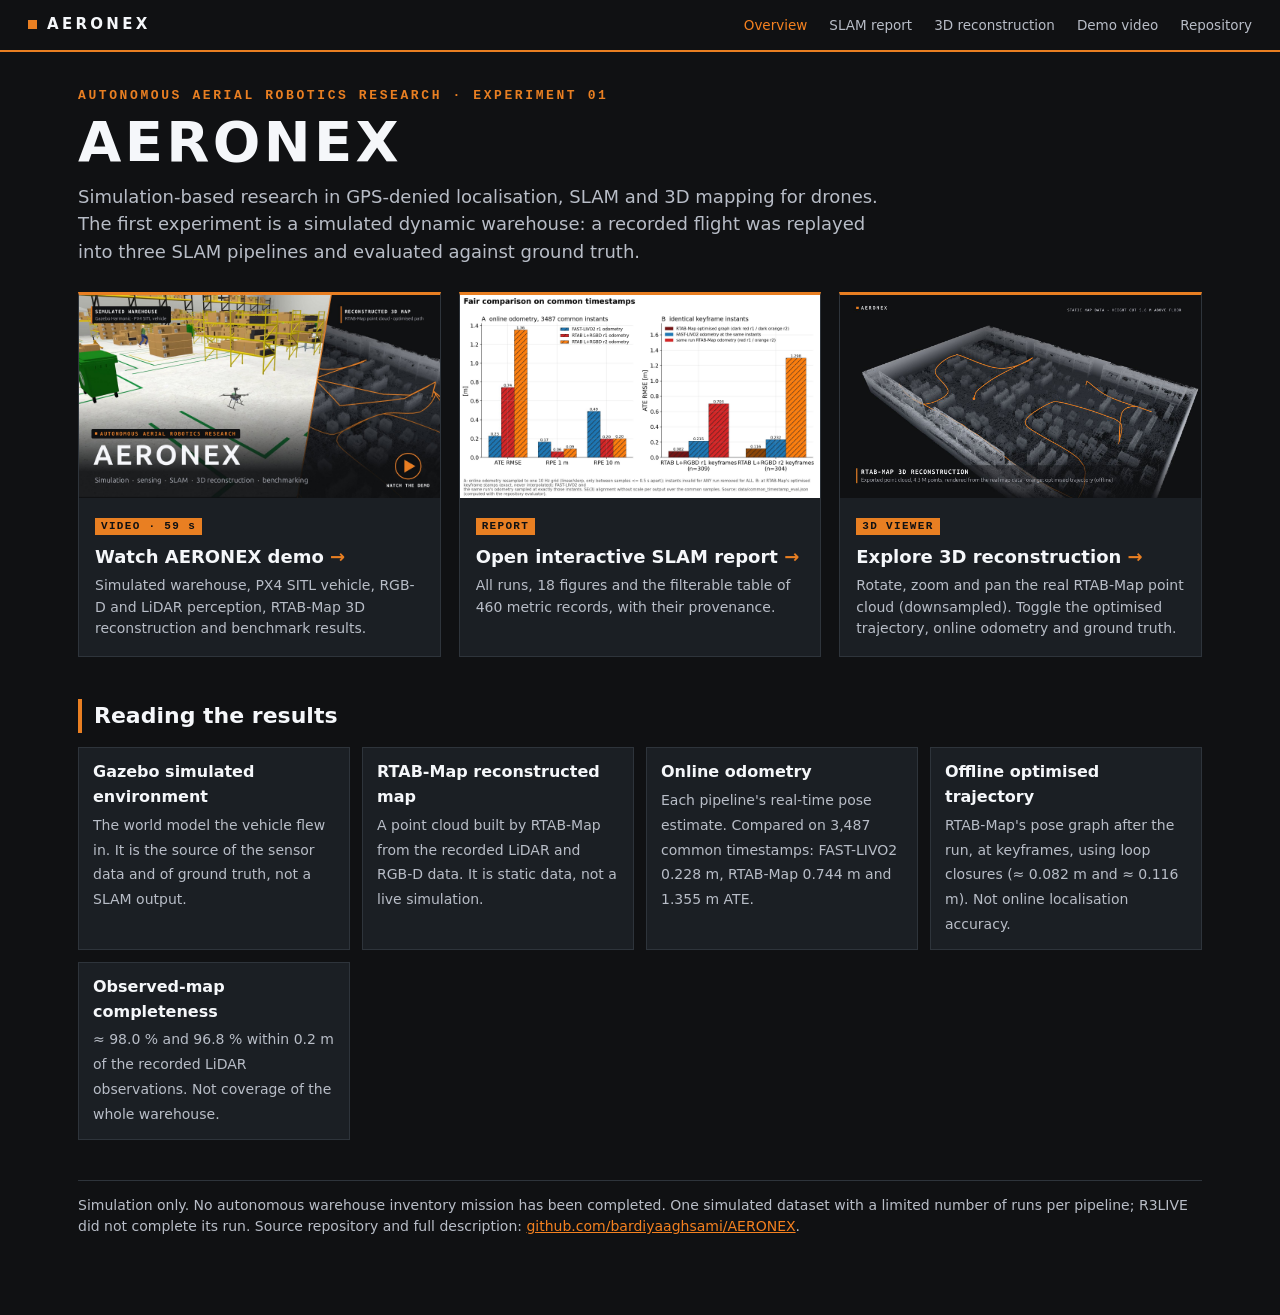
<file: docs/index.html>
<!doctype html>
<html lang="en">
<head>
<meta charset="utf-8">
<meta name="viewport" content="width=device-width, initial-scale=1">
<title>AERONEX · Autonomous aerial robotics research</title>
<meta name="description" content="AERONEX Experiment 01: demo video, interactive SLAM benchmark report and 3D reconstruction viewer.">
<link rel="icon" href="data:image/svg+xml,%3Csvg xmlns=%22http://www.w3.org/2000/svg%22 viewBox=%220 0 16 16%22%3E%3Crect width=%2216%22 height=%2216%22 fill=%22%23101113%22/%3E%3Crect x=%224%22 y=%224%22 width=%228%22 height=%228%22 fill=%22%23E97F22%22/%3E%3C/svg%3E">
<style>
:root{--o:#E97F22;--o2:#F48120;--k:#101113;--g1:#1B1F24;--g2:#2E343B;--g3:#B8BDC7;--w:#F5F7FA}
*{box-sizing:border-box} html{scroll-behavior:smooth}
body{margin:0;background:var(--k);color:var(--w);font:16px/1.55 system-ui,-apple-system,'Segoe UI',Ubuntu,sans-serif}
a{color:var(--o2)} a:hover{color:#ffb070}
.ax-bar{position:sticky;top:0;z-index:5;height:52px;background:var(--k);border-bottom:2px solid var(--o);display:flex;align-items:center;gap:22px;padding:0 28px}
.ax-bar b{letter-spacing:.22em;font-size:15px;white-space:nowrap} .ax-bar b i{display:inline-block;width:9px;height:9px;background:var(--o);margin-right:10px}
.ax-bar .sp{flex:1} .ax-bar a{color:var(--g3);text-decoration:none;font-size:13.5px;white-space:nowrap} .ax-bar a:hover,.ax-bar a:focus,.ax-bar a[aria-current]{color:var(--o2)}
main{max-width:1180px;margin:auto;padding:36px 28px 64px}
.eyebrow{font:700 13px ui-monospace,'Ubuntu Sans Mono',monospace;letter-spacing:.2em;color:var(--o);text-transform:uppercase;margin:0 0 8px}
h1{font-size:clamp(34px,5vw,56px);letter-spacing:.06em;margin:0 0 10px;line-height:1.1}
h2{font-size:22px;margin:42px 0 14px;padding-left:12px;border-left:4px solid var(--o)}
.lead{color:var(--g3);font-size:18px;max-width:820px;margin:0 0 26px}
.cards{display:grid;grid-template-columns:repeat(auto-fit,minmax(300px,1fr));gap:18px}
.card{display:flex;flex-direction:column;background:var(--g1);border:1px solid var(--g2);border-top:3px solid var(--o);text-decoration:none;color:var(--w);transition:border-color .15s}
.card:hover,.card:focus{border-color:var(--o)} .card img{display:block;width:100%;height:auto;aspect-ratio:16/9;object-fit:cover;background:#000}
.card div{padding:14px 16px 16px} .card h3{margin:0 0 4px;font-size:18px} .card h3 span{color:var(--o)} .card p{margin:0;color:var(--g3);font-size:14px}
.tag{display:inline-block;font:700 11px/1 ui-monospace,'Ubuntu Sans Mono',monospace;letter-spacing:.12em;color:var(--k);background:var(--o);padding:3px 6px;margin-bottom:8px}
.defs{display:grid;grid-template-columns:repeat(auto-fit,minmax(260px,1fr));gap:12px}
.defs div{background:var(--g1);border:1px solid var(--g2);padding:12px 14px} .defs b{display:block;color:var(--w);margin-bottom:3px} .defs span{color:var(--g3);font-size:14px}
.note{color:var(--g3);font-size:14px;border-top:1px solid var(--g2);margin-top:40px;padding-top:14px}
video{display:block;width:100%;height:auto;background:#000;border:1px solid var(--g2)}
.chap{list-style:none;padding:0;margin:0;columns:2 340px;column-gap:24px}
.chap li{break-inside:avoid;margin:0 0 6px}
.chap button{background:none;border:0;color:var(--w);font:inherit;cursor:pointer;text-align:left;padding:2px 0}
.chap button:hover,.chap button:focus-visible{color:var(--o2);outline:none}
.chap time{display:inline-block;width:52px;font:13px ui-monospace,'Ubuntu Sans Mono',monospace;color:var(--o)}
@media (max-width:700px){.ax-bar{gap:12px;padding:0 12px;overflow-x:auto} main{padding:24px 14px 48px}}
</style>
</head>
<body>
<nav class="ax-bar" aria-label="AERONEX"><b><i></i>AERONEX</b><span class="sp"></span><a href="index.html" aria-current="page">Overview</a><a href="slam-benchmark/dashboard.html">SLAM report</a><a href="3d-map/index.html">3D reconstruction</a><a href="demo/index.html">Demo video</a><a href="https://github.com/bardiyaaghsami/AERONEX">Repository</a></nav>
<main>

<p class="eyebrow">Autonomous aerial robotics research · Experiment 01</p>
<h1>AERONEX</h1>
<p class="lead">Simulation-based research in GPS-denied localisation, SLAM and 3D mapping for drones. The first experiment is a
simulated dynamic warehouse: a recorded flight was replayed into three SLAM pipelines and evaluated against ground truth.</p>
<div class="cards">
  <a class="card" href="demo/index.html"><img src="media/aeronex-demo-poster.jpg" alt="Demo video poster: the simulated warehouse in Gazebo beside the RTAB-Map reconstruction" width="1920" height="1080">
    <div><span class="tag">VIDEO · 59 s</span><h3>Watch AERONEX demo <span>→</span></h3><p>Simulated warehouse, PX4 SITL vehicle, RGB-D and LiDAR perception, RTAB-Map 3D reconstruction and benchmark results.</p></div></a>
  <a class="card" href="slam-benchmark/dashboard.html"><img src="media/slam-report-preview.jpg" alt="Common-timestamp comparison figure from the SLAM report" loading="lazy">
    <div><span class="tag">REPORT</span><h3>Open interactive SLAM report <span>→</span></h3><p>All runs, 18 figures and the filterable table of 460 metric records, with their provenance.</p></div></a>
  <a class="card" href="3d-map/index.html"><img src="media/map-reconstruction-preview.jpg" alt="Render of the RTAB-Map point-cloud map with the optimised trajectory in orange" loading="lazy">
    <div><span class="tag">3D VIEWER</span><h3>Explore 3D reconstruction <span>→</span></h3><p>Rotate, zoom and pan the real RTAB-Map point cloud (downsampled). Toggle the optimised trajectory, online odometry and ground truth.</p></div></a>
</div>

<h2>Reading the results</h2>
<div class="defs">
  <div><b>Gazebo simulated environment</b><span>The world model the vehicle flew in. It is the source of the sensor data and of ground truth, not a SLAM output.</span></div>
  <div><b>RTAB-Map reconstructed map</b><span>A point cloud built by RTAB-Map from the recorded LiDAR and RGB-D data. It is static data, not a live simulation.</span></div>
  <div><b>Online odometry</b><span>Each pipeline's real-time pose estimate. Compared on 3,487 common timestamps: FAST-LIVO2 0.228 m, RTAB-Map 0.744 m and 1.355 m ATE.</span></div>
  <div><b>Offline optimised trajectory</b><span>RTAB-Map's pose graph after the run, at keyframes, using loop closures (≈ 0.082 m and ≈ 0.116 m). Not online localisation accuracy.</span></div>
  <div><b>Observed-map completeness</b><span>≈ 98.0 % and 96.8 % within 0.2 m of the recorded LiDAR observations. Not coverage of the whole warehouse.</span></div>
</div>
<p class="note">Simulation only. No autonomous warehouse inventory mission has been completed. One simulated dataset with a
limited number of runs per pipeline; R3LIVE did not complete its run. Source repository and full description:
<a href="https://github.com/bardiyaaghsami/AERONEX">github.com/bardiyaaghsami/AERONEX</a>.</p>

</main>
</body>
</html>
</file>
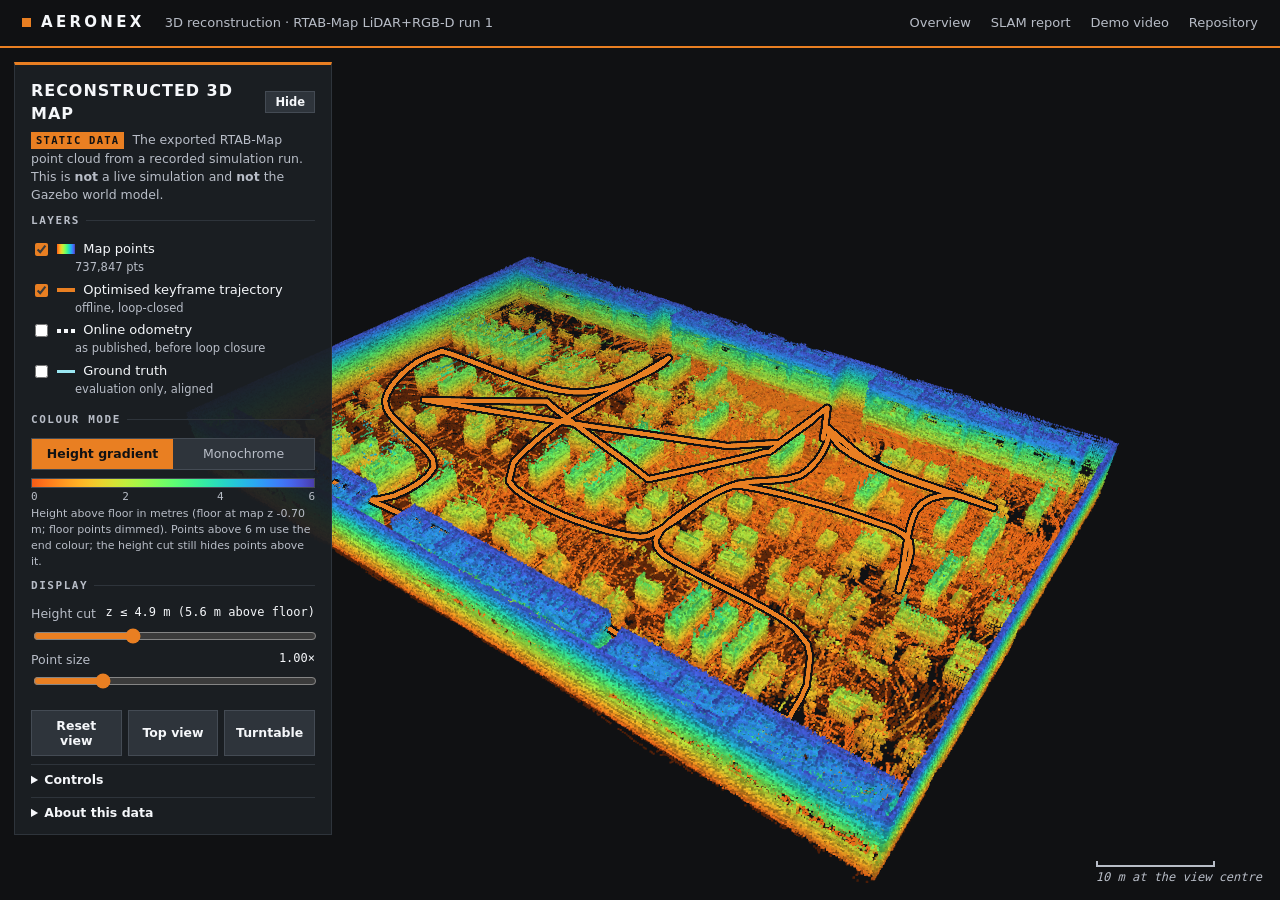
<file: docs/3d-map/index.html>
<!doctype html>
<html lang="en">
<head>
<meta charset="utf-8">
<meta name="viewport" content="width=device-width, initial-scale=1">
<title>AERONEX · 3D reconstruction viewer (RTAB-Map, Experiment 01)</title>
<meta name="description" content="Interactive viewer of the real RTAB-Map point-cloud map reconstructed in AERONEX Experiment 01 (simulated dynamic warehouse). Static visualisation, not a live simulation.">
<link rel="icon" href="data:image/svg+xml,%3Csvg xmlns=%22http://www.w3.org/2000/svg%22 viewBox=%220 0 16 16%22%3E%3Crect width=%2216%22 height=%2216%22 fill=%22%23101113%22/%3E%3Crect x=%224%22 y=%224%22 width=%228%22 height=%228%22 fill=%22%23E97F22%22/%3E%3C/svg%3E">
<link rel="stylesheet" href="viewer.css">
</head>
<body>
<nav class="ax-bar" aria-label="AERONEX">
  <b><i></i>AERONEX</b>
  <span class="ax-title">3D reconstruction · RTAB-Map LiDAR+RGB-D run 1</span>
  <span class="sp"></span>
  <a href="../index.html">Overview</a>
  <a href="../slam-benchmark/dashboard.html">SLAM report</a>
  <a href="../demo/index.html">Demo video</a>
  <a href="https://github.com/bardiyaaghsami/AERONEX">Repository</a>
</nav>

<main id="stage">
  <canvas id="gl" aria-label="3D point-cloud view. Drag to rotate, right-drag or shift-drag to pan, scroll to zoom, R to reset." tabindex="0"></canvas>

  <div id="status" role="status">Loading reconstructed map…</div>

  <aside id="panel" aria-label="View controls">
    <div class="ph"><h1>Reconstructed 3D map</h1><button id="b-panel" aria-expanded="true" aria-controls="pbody" title="Hide or show the panel">Hide</button></div>
    <div id="pbody">
    <p class="nature"><span class="tag">STATIC DATA</span> The exported RTAB-Map point cloud from a recorded simulation run. This is
      <b>not</b> a live simulation and <b>not</b> the Gazebo world model.</p>

    <fieldset>
      <legend>Layers</legend>
      <label><input type="checkbox" id="l-map" checked> <span class="sw sw-map"></span> Map points <small id="npts"></small></label>
      <label><input type="checkbox" id="l-opt" checked> <span class="sw sw-opt"></span> Optimised keyframe trajectory <small>offline, loop-closed</small></label>
      <label><input type="checkbox" id="l-odo"> <span class="sw sw-odo"></span> Online odometry <small>as published, before loop closure</small></label>
      <label><input type="checkbox" id="l-gt"> <span class="sw sw-gt"></span> Ground truth <small>evaluation only, aligned</small></label>
    </fieldset>

    <fieldset>
      <legend>Colour mode</legend>
      <div class="seg" role="radiogroup" aria-label="Colour mode">
        <label><input type="radio" name="cmode" id="c-height" value="height" checked> Height gradient</label>
        <label><input type="radio" name="cmode" id="c-mono" value="mono"> Monochrome</label>
      </div>
      <div id="legend" aria-label="Height colour legend">
        <div class="bar" id="legend-bar"></div>
        <div class="ticks" id="legend-ticks"></div>
        <small id="legend-note"></small>
      </div>
    </fieldset>

    <fieldset>
      <legend>Display</legend>
      <label class="rng">Height cut <output id="o-clip"></output><input type="range" id="clip" min="0" max="100" value="62"></label>
      <label class="rng">Point size <output id="o-size"></output><input type="range" id="size" min="40" max="300" value="100"></label>
    </fieldset>

    <div class="btns">
      <button id="b-reset" title="Reset camera (R)">Reset view</button>
      <button id="b-top" title="Top view (T)">Top view</button>
      <button id="b-orbit" aria-pressed="false" title="Slow turntable (O)">Turntable</button>
    </div>

    <details>
      <summary>Controls</summary>
      <ul class="keys">
        <li><b>Rotate</b> drag · arrow keys</li>
        <li><b>Pan</b> right-drag · shift-drag · two-finger drag</li>
        <li><b>Zoom</b> scroll · pinch · + / −</li>
        <li><b>Reset</b> R · <b>Top</b> T · <b>Turntable</b> O</li>
      </ul>
    </details>
    <details>
      <summary>About this data</summary>
      <p>Source: <code>map_cloud.ply</code> exported by RTAB-Map after LiDAR+RGB-D run 1 (4,304,293 points). Shown here as
        <span id="m-pts">737,847</span> voxel-centroid points (0.15 m voxels) in the original RTAB-Map <code>map</code> frame,
        metres, z up. Point colour encodes height only (the export has no colour): a Turbo-style elevation gradient, or monochrome grey.</p>
      <p>The <b>optimised trajectory</b> is RTAB-Map's pose graph after the run, at keyframes; it uses loop closures and later
        information, so it is not online localisation. Its keyframe ATE is ≈ 0.082 m.</p>
      <p><b>Online odometry</b> is drawn as published, in RTAB-Map's odom frame. That frame coincides with the map frame at the start,
        so the gap that opens later shows the drift that loop closure removed (mostly height). Its online ATE is 0.744 m on the
        3,487 common timestamps.</p>
      <p><b>Ground truth</b> is the simulator pose, shown only for evaluation. It is mapped into the map frame with the
        benchmark's own SE(3) alignment.</p>
      <p>Observed-map completeness ≈ 98.0 % within 0.2 m. It is measured against the recorded LiDAR observations, not the whole warehouse.
        Full method: <a href="../slam-benchmark/dashboard.html#map-quality">SLAM report</a>.</p>
    </details>
    </div>
  </aside>

  <div id="scale" aria-hidden="true"><span></span><em>5 m</em></div>
</main>
<noscript><p class="nojs">The 3D viewer needs JavaScript and WebGL.</p></noscript>
<script src="viewer.js"></script>
</body>
</html>
</file>
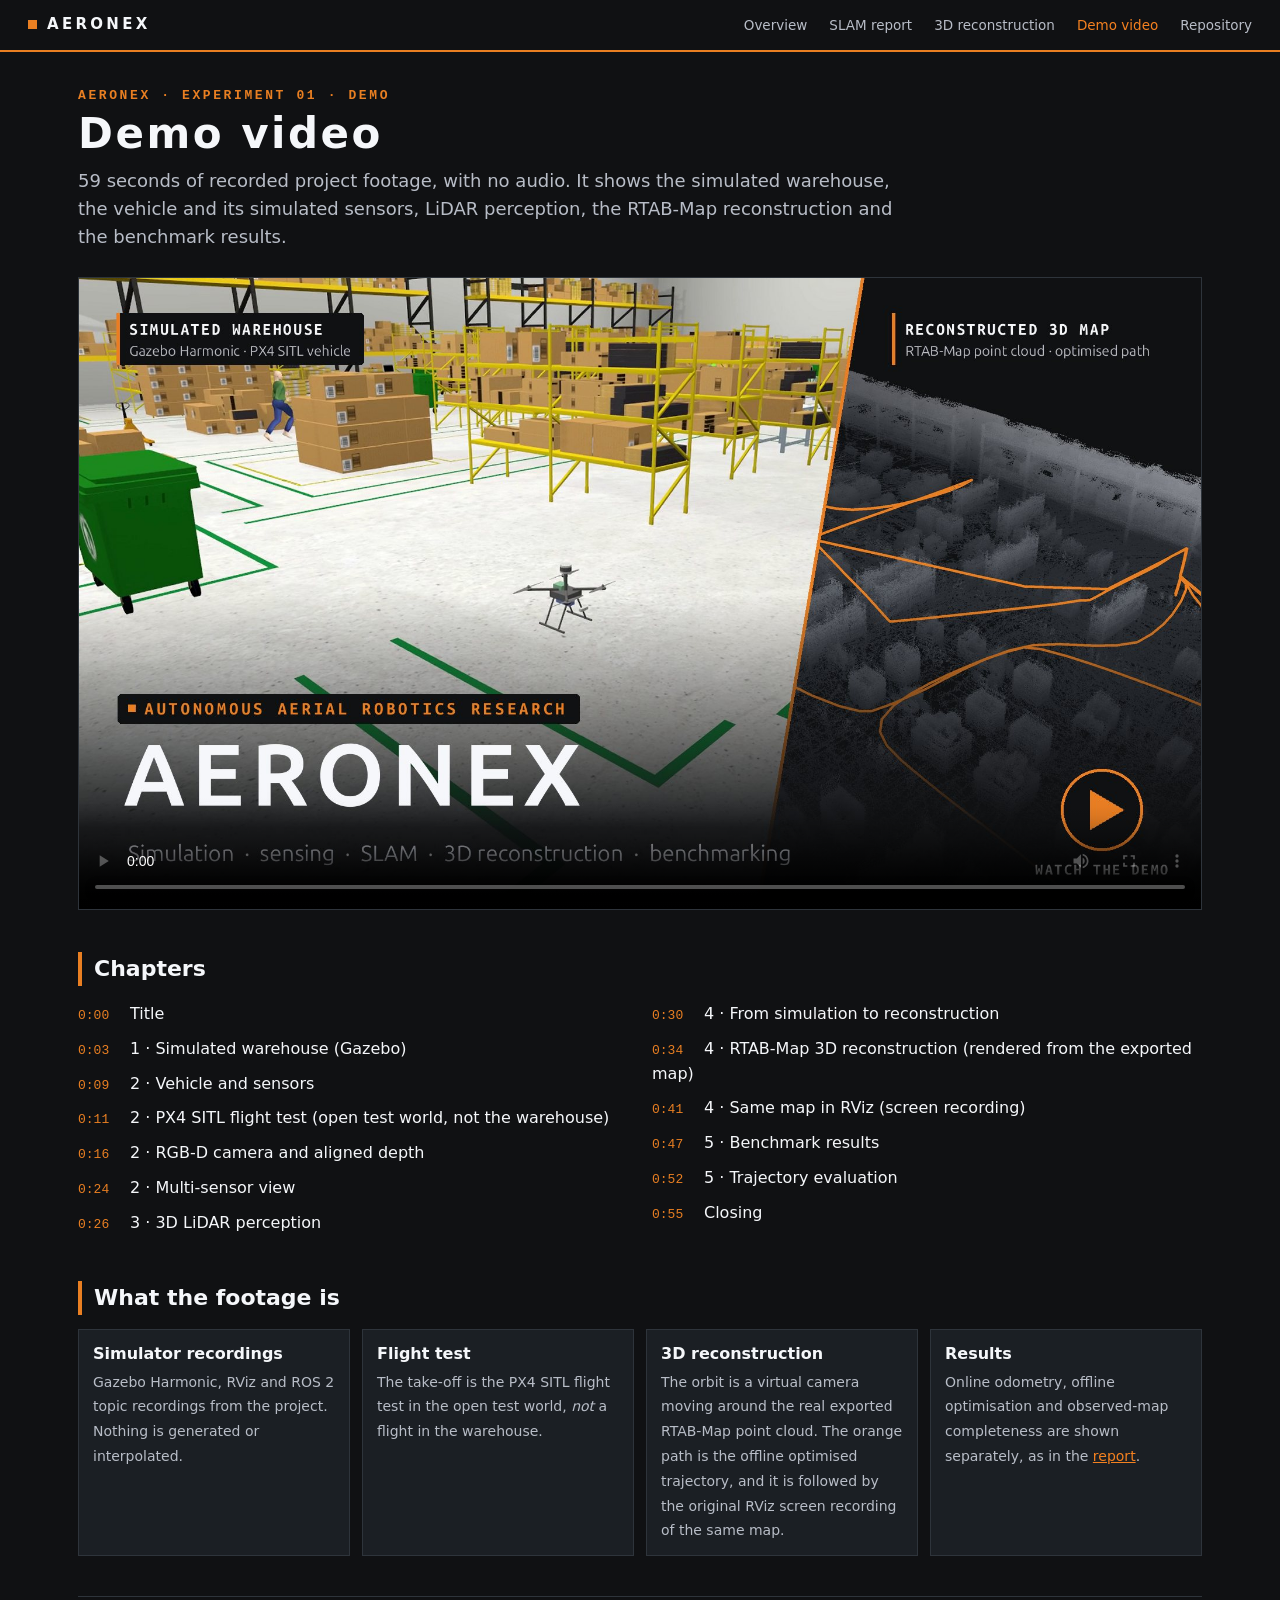
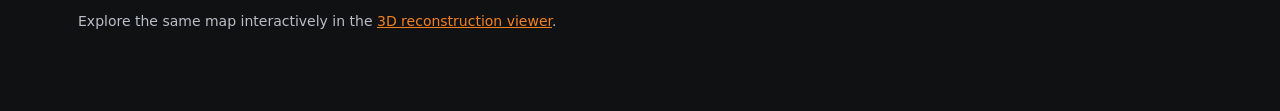
<file: docs/demo/index.html>
<!doctype html>
<html lang="en">
<head>
<meta charset="utf-8">
<meta name="viewport" content="width=device-width, initial-scale=1">
<title>AERONEX · Demo video (Experiment 01)</title>
<meta name="description" content="AERONEX demo video: simulation, perception, RTAB-Map 3D reconstruction and SLAM benchmark results.">
<link rel="icon" href="data:image/svg+xml,%3Csvg xmlns=%22http://www.w3.org/2000/svg%22 viewBox=%220 0 16 16%22%3E%3Crect width=%2216%22 height=%2216%22 fill=%22%23101113%22/%3E%3Crect x=%224%22 y=%224%22 width=%228%22 height=%228%22 fill=%22%23E97F22%22/%3E%3C/svg%3E">
<style>
:root{--o:#E97F22;--o2:#F48120;--k:#101113;--g1:#1B1F24;--g2:#2E343B;--g3:#B8BDC7;--w:#F5F7FA}
*{box-sizing:border-box} html{scroll-behavior:smooth}
body{margin:0;background:var(--k);color:var(--w);font:16px/1.55 system-ui,-apple-system,'Segoe UI',Ubuntu,sans-serif}
a{color:var(--o2)} a:hover{color:#ffb070}
.ax-bar{position:sticky;top:0;z-index:5;height:52px;background:var(--k);border-bottom:2px solid var(--o);display:flex;align-items:center;gap:22px;padding:0 28px}
.ax-bar b{letter-spacing:.22em;font-size:15px;white-space:nowrap} .ax-bar b i{display:inline-block;width:9px;height:9px;background:var(--o);margin-right:10px}
.ax-bar .sp{flex:1} .ax-bar a{color:var(--g3);text-decoration:none;font-size:13.5px;white-space:nowrap} .ax-bar a:hover,.ax-bar a:focus,.ax-bar a[aria-current]{color:var(--o2)}
main{max-width:1180px;margin:auto;padding:36px 28px 64px}
.eyebrow{font:700 13px ui-monospace,'Ubuntu Sans Mono',monospace;letter-spacing:.2em;color:var(--o);text-transform:uppercase;margin:0 0 8px}
h1{font-size:clamp(34px,5vw,56px);letter-spacing:.06em;margin:0 0 10px;line-height:1.1}
h2{font-size:22px;margin:42px 0 14px;padding-left:12px;border-left:4px solid var(--o)}
.lead{color:var(--g3);font-size:18px;max-width:820px;margin:0 0 26px}
.cards{display:grid;grid-template-columns:repeat(auto-fit,minmax(300px,1fr));gap:18px}
.card{display:flex;flex-direction:column;background:var(--g1);border:1px solid var(--g2);border-top:3px solid var(--o);text-decoration:none;color:var(--w);transition:border-color .15s}
.card:hover,.card:focus{border-color:var(--o)} .card img{display:block;width:100%;height:auto;aspect-ratio:16/9;object-fit:cover;background:#000}
.card div{padding:14px 16px 16px} .card h3{margin:0 0 4px;font-size:18px} .card h3 span{color:var(--o)} .card p{margin:0;color:var(--g3);font-size:14px}
.tag{display:inline-block;font:700 11px/1 ui-monospace,'Ubuntu Sans Mono',monospace;letter-spacing:.12em;color:var(--k);background:var(--o);padding:3px 6px;margin-bottom:8px}
.defs{display:grid;grid-template-columns:repeat(auto-fit,minmax(260px,1fr));gap:12px}
.defs div{background:var(--g1);border:1px solid var(--g2);padding:12px 14px} .defs b{display:block;color:var(--w);margin-bottom:3px} .defs span{color:var(--g3);font-size:14px}
.note{color:var(--g3);font-size:14px;border-top:1px solid var(--g2);margin-top:40px;padding-top:14px}
video{display:block;width:100%;height:auto;background:#000;border:1px solid var(--g2)}
.chap{list-style:none;padding:0;margin:0;columns:2 340px;column-gap:24px}
.chap li{break-inside:avoid;margin:0 0 6px}
.chap button{background:none;border:0;color:var(--w);font:inherit;cursor:pointer;text-align:left;padding:2px 0}
.chap button:hover,.chap button:focus-visible{color:var(--o2);outline:none}
.chap time{display:inline-block;width:52px;font:13px ui-monospace,'Ubuntu Sans Mono',monospace;color:var(--o)}
@media (max-width:700px){.ax-bar{gap:12px;padding:0 12px;overflow-x:auto} main{padding:24px 14px 48px}}
</style>
</head>
<body>
<nav class="ax-bar" aria-label="AERONEX"><b><i></i>AERONEX</b><span class="sp"></span><a href="../index.html">Overview</a><a href="../slam-benchmark/dashboard.html">SLAM report</a><a href="../3d-map/index.html">3D reconstruction</a><a href="../demo/index.html" aria-current="page">Demo video</a><a href="https://github.com/bardiyaaghsami/AERONEX">Repository</a></nav>
<main>

<p class="eyebrow">AERONEX · Experiment 01 · demo</p>
<h1 style="font-size:clamp(28px,4vw,42px)">Demo video</h1>
<p class="lead">59 seconds of recorded project footage, with no audio. It shows the simulated warehouse, the vehicle and its
simulated sensors, LiDAR perception, the RTAB-Map reconstruction and the benchmark results.</p>
<video controls preload="metadata" playsinline poster="../media/aeronex-demo-poster.jpg" width="1920" height="1080">
  <source src="../media/aeronex-demo-v2.mp4" type="video/mp4">
  Your browser cannot play this video. <a href="../media/aeronex-demo-v2.mp4">Download the MP4</a>.
</video>
<h2>Chapters</h2>
<ol class="chap"><li><button type="button" data-t="0.00"><time>0:00</time>Title</button></li><li><button type="button" data-t="3.30"><time>0:03</time>1 · Simulated warehouse (Gazebo)</button></li><li><button type="button" data-t="9.30"><time>0:09</time>2 · Vehicle and sensors</button></li><li><button type="button" data-t="11.40"><time>0:11</time>2 · PX4 SITL flight test (open test world, not the warehouse)</button></li><li><button type="button" data-t="16.90"><time>0:16</time>2 · RGB-D camera and aligned depth</button></li><li><button type="button" data-t="24.37"><time>0:24</time>2 · Multi-sensor view</button></li><li><button type="button" data-t="26.57"><time>0:26</time>3 · 3D LiDAR perception</button></li><li><button type="button" data-t="30.87"><time>0:30</time>4 · From simulation to reconstruction</button></li><li><button type="button" data-t="34.87"><time>0:34</time>4 · RTAB-Map 3D reconstruction (rendered from the exported map)</button></li><li><button type="button" data-t="41.37"><time>0:41</time>4 · Same map in RViz (screen recording)</button></li><li><button type="button" data-t="47.53"><time>0:47</time>5 · Benchmark results</button></li><li><button type="button" data-t="52.33"><time>0:52</time>5 · Trajectory evaluation</button></li><li><button type="button" data-t="55.13"><time>0:55</time>Closing</button></li></ol>
<h2>What the footage is</h2>
<div class="defs">
  <div><b>Simulator recordings</b><span>Gazebo Harmonic, RViz and ROS 2 topic recordings from the project. Nothing is generated or interpolated.</span></div>
  <div><b>Flight test</b><span>The take-off is the PX4 SITL flight test in the open test world, <i>not</i> a flight in the warehouse.</span></div>
  <div><b>3D reconstruction</b><span>The orbit is a virtual camera moving around the real exported RTAB-Map point cloud. The orange path is the offline optimised trajectory, and it is followed by the original RViz screen recording of the same map.</span></div>
  <div><b>Results</b><span>Online odometry, offline optimisation and observed-map completeness are shown separately, as in the <a href="../slam-benchmark/dashboard.html">report</a>.</span></div>
</div>
<p class="note">Explore the same map interactively in the <a href="../3d-map/index.html">3D reconstruction viewer</a>.</p>
<script>
document.querySelectorAll('.chap button').forEach(function (b) {
  b.addEventListener('click', function () { var v = document.querySelector('video'); v.currentTime = parseFloat(b.dataset.t); v.play(); v.scrollIntoView({behavior: 'smooth', block: 'center'}); });
});
</script>

</main>
</body>
</html>
</file>
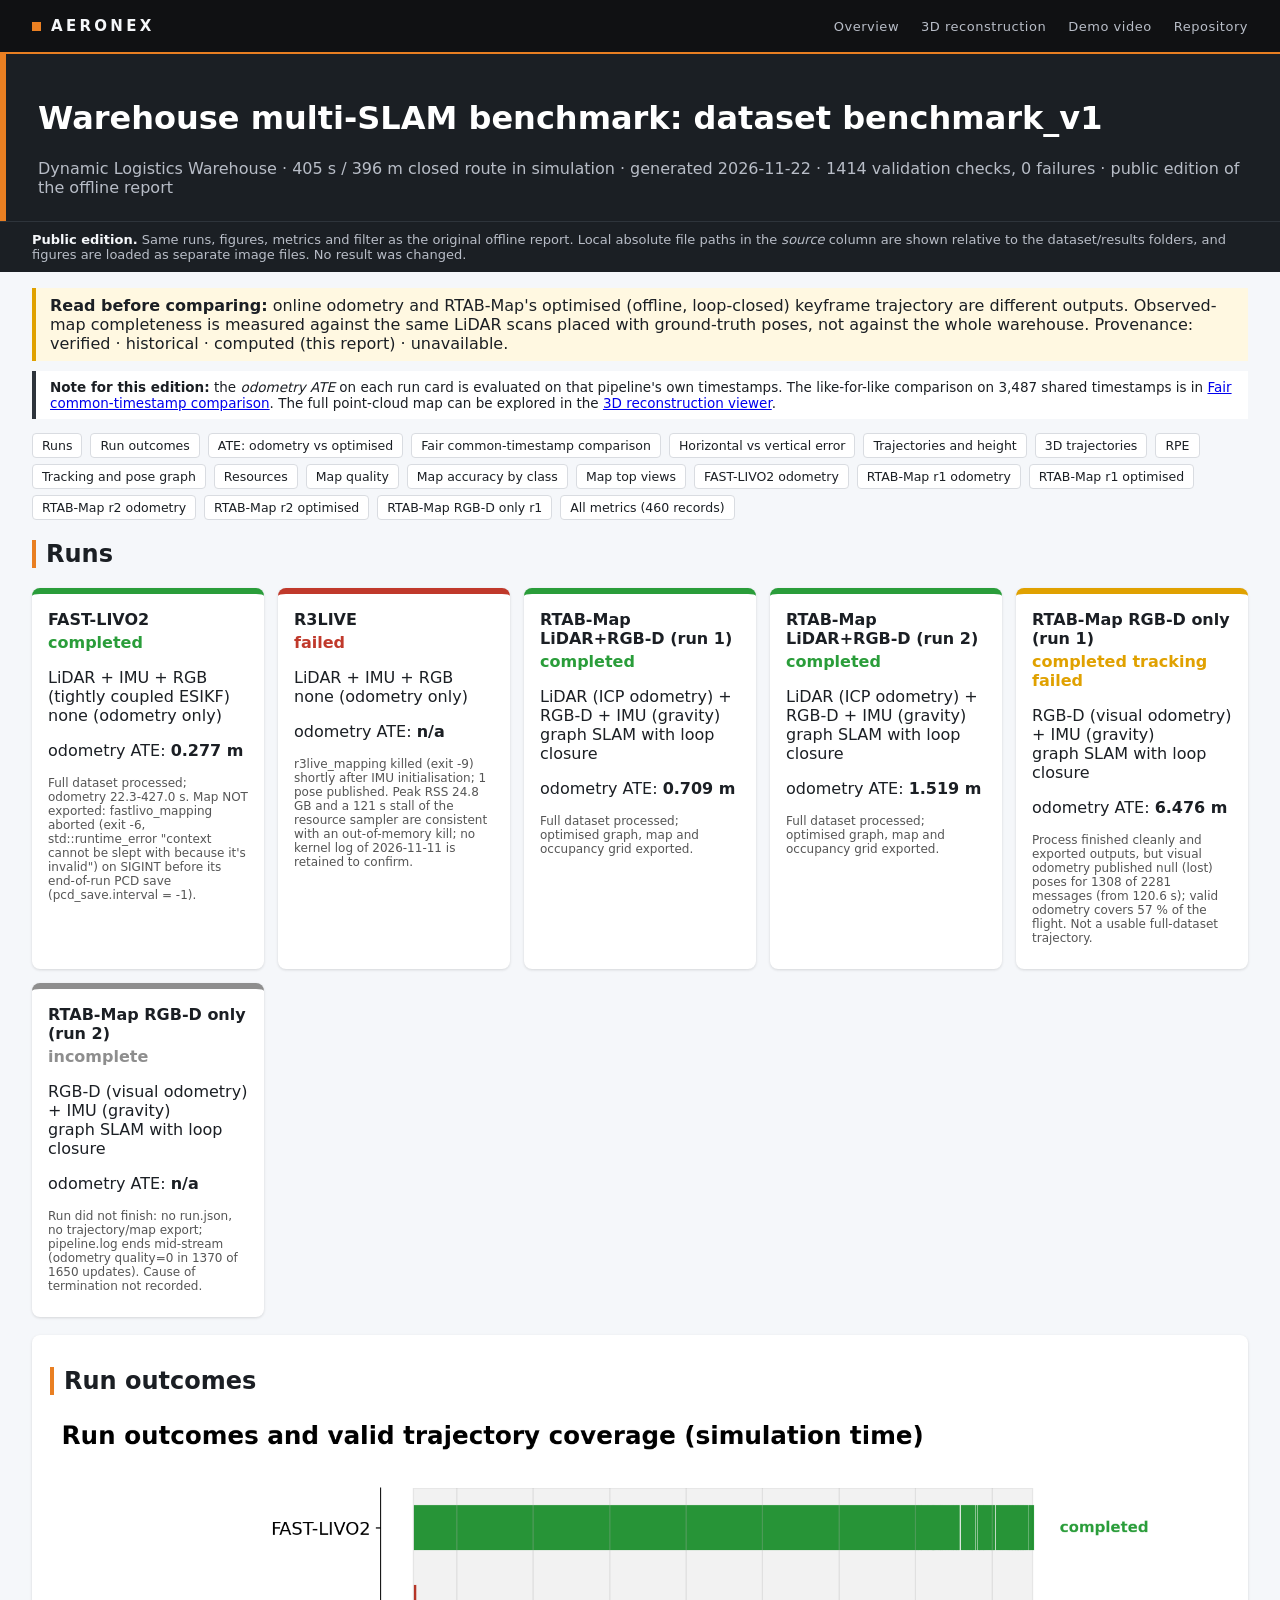
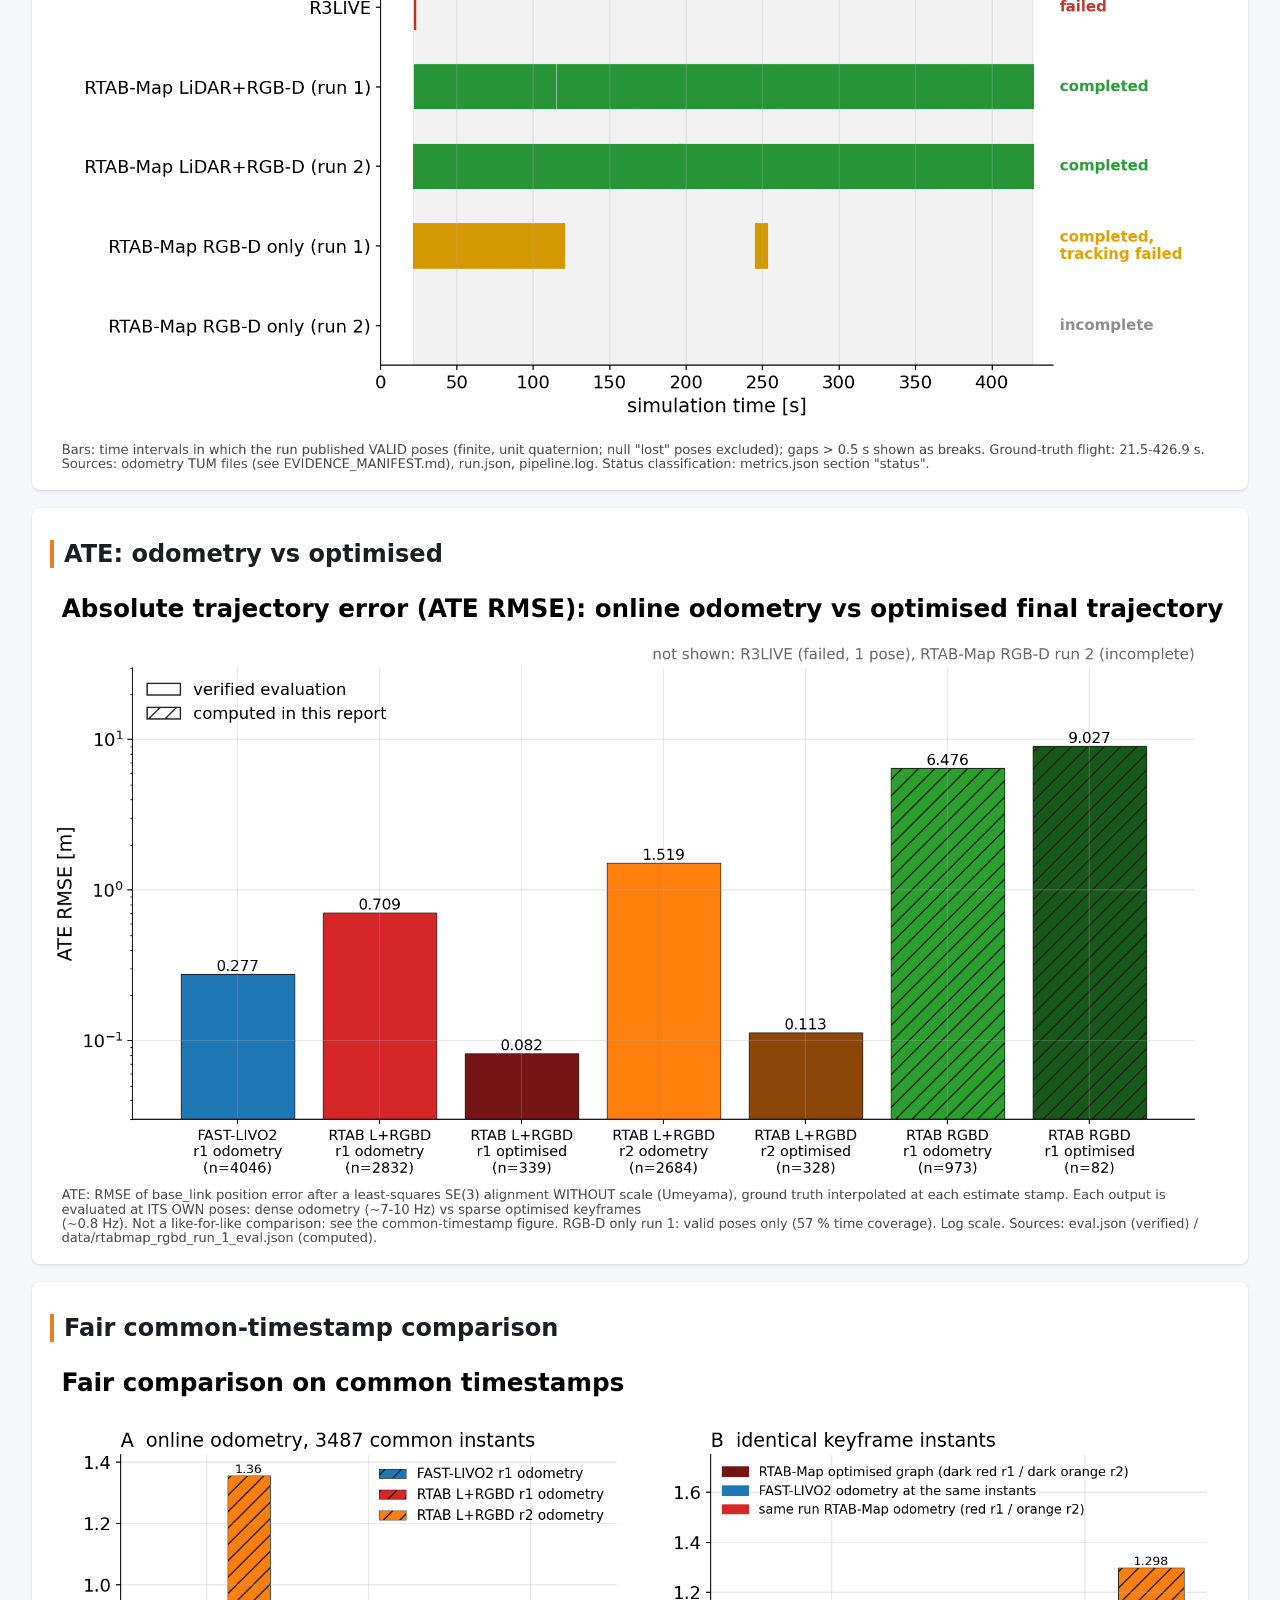
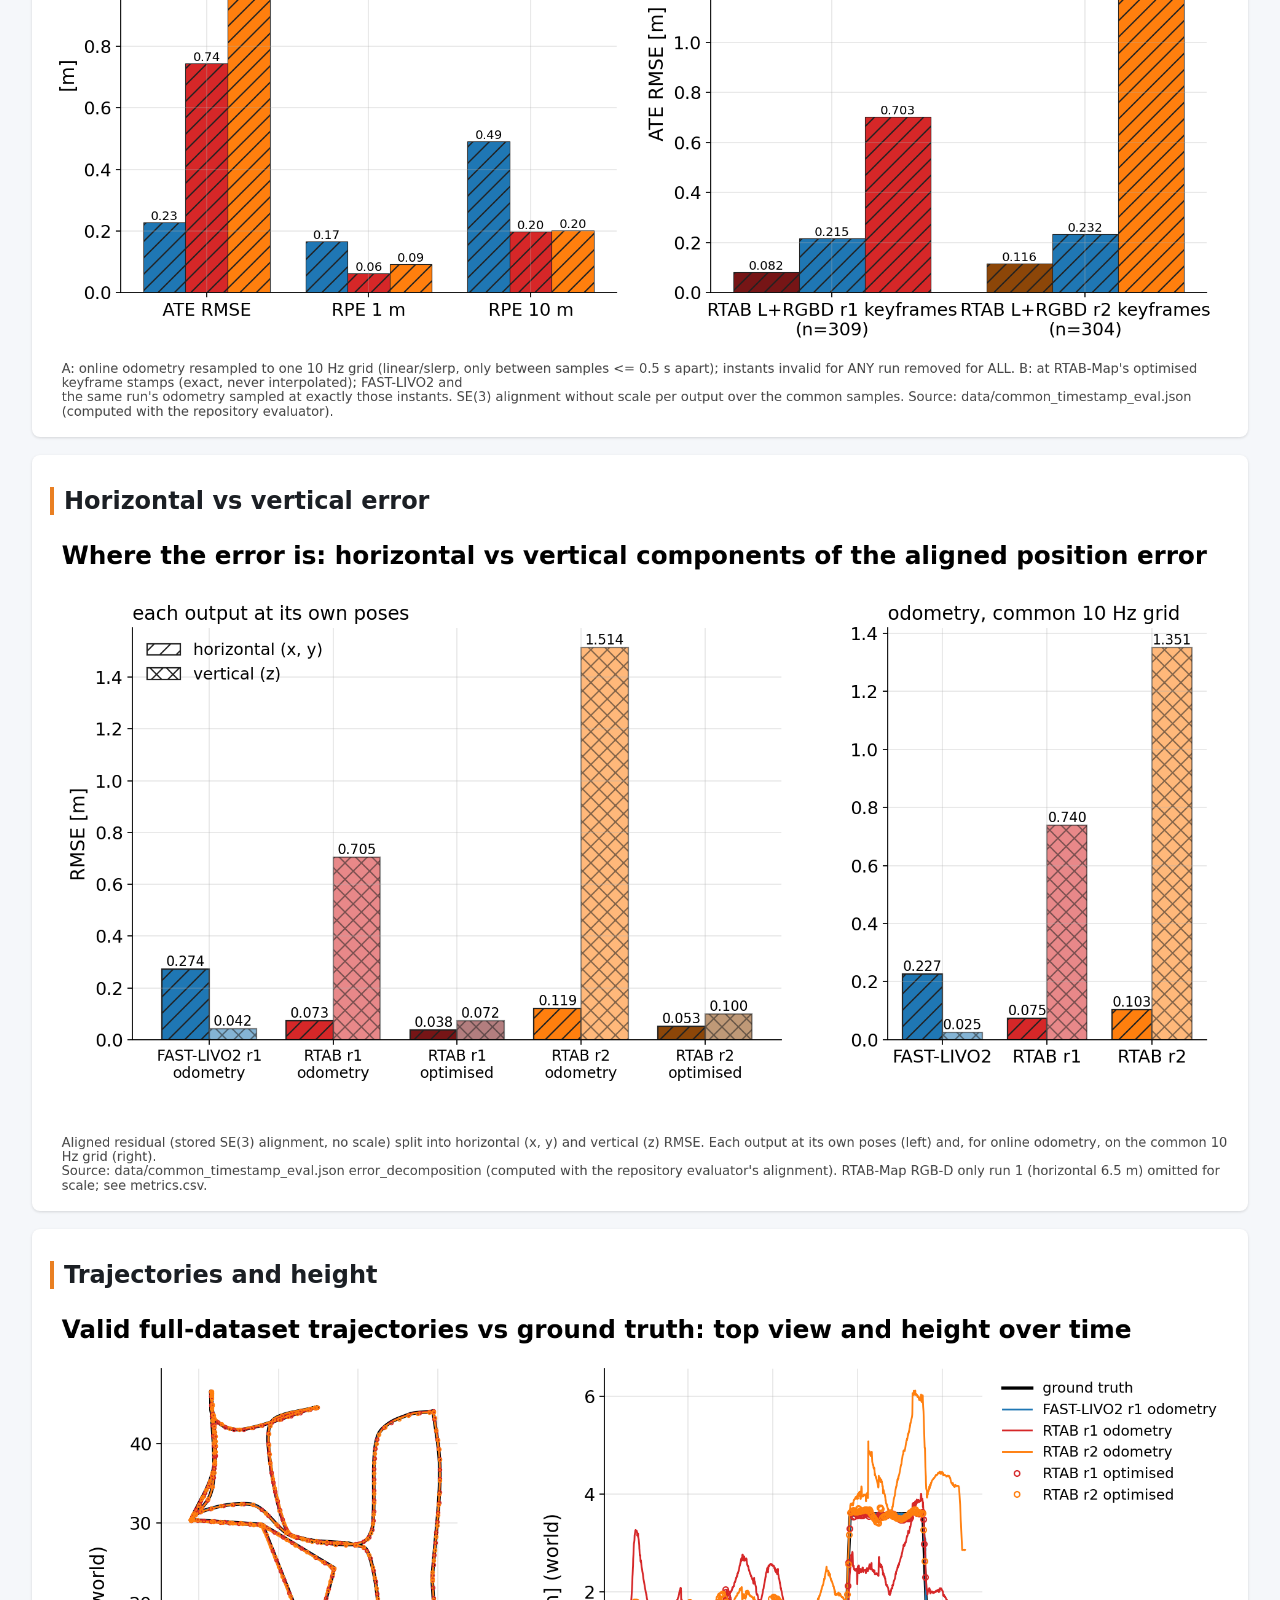
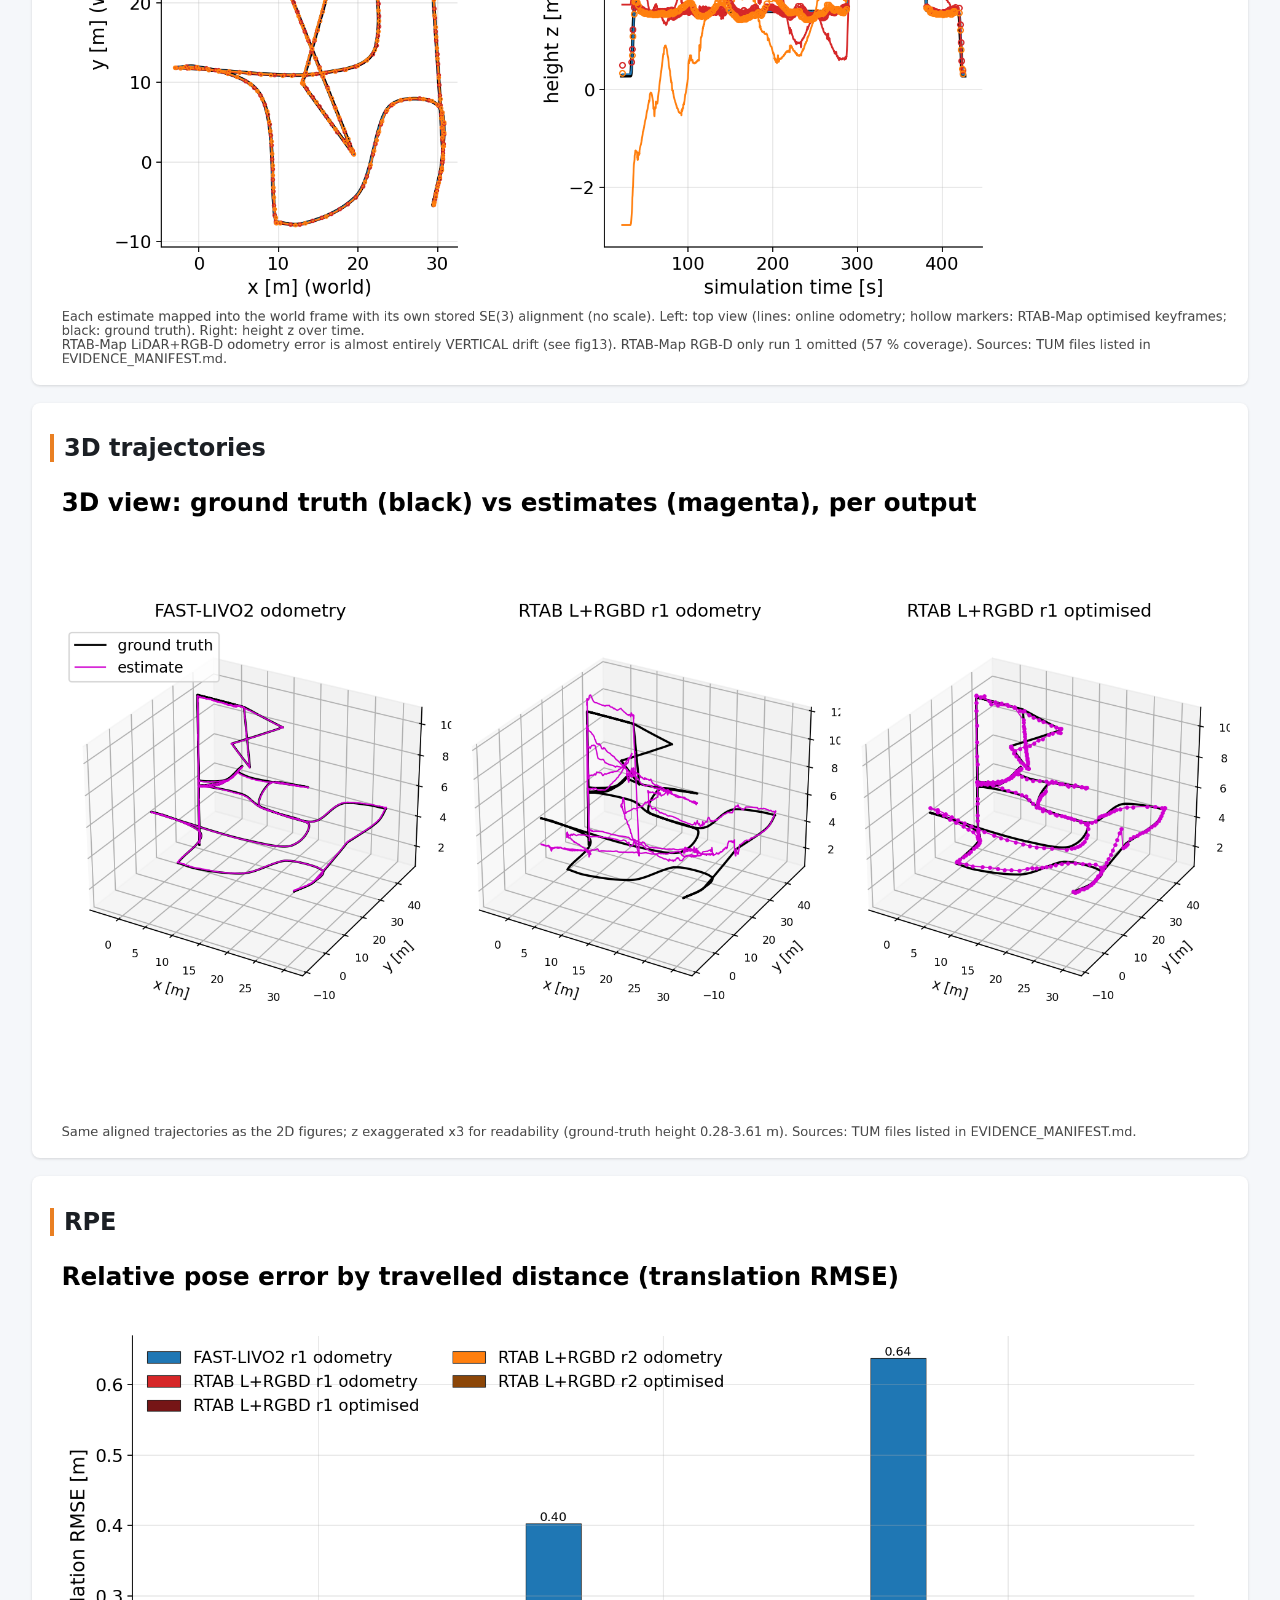
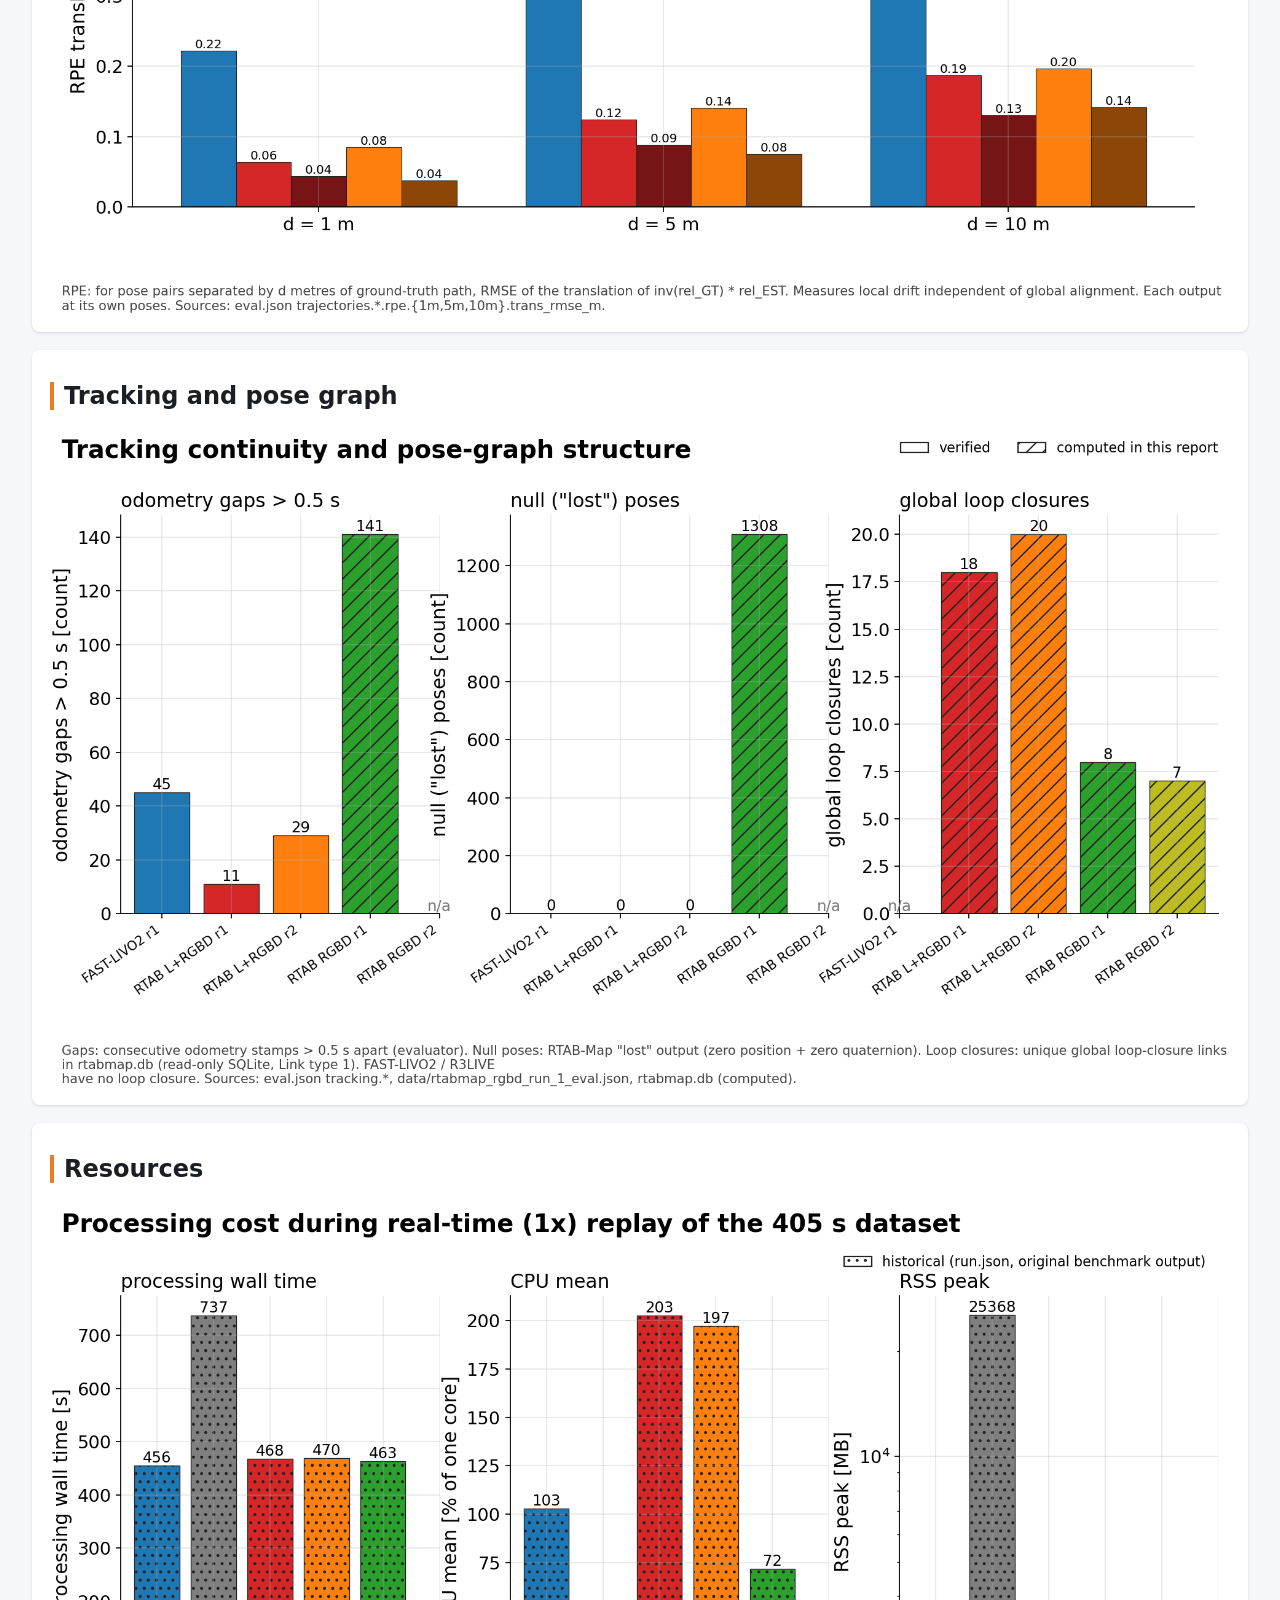
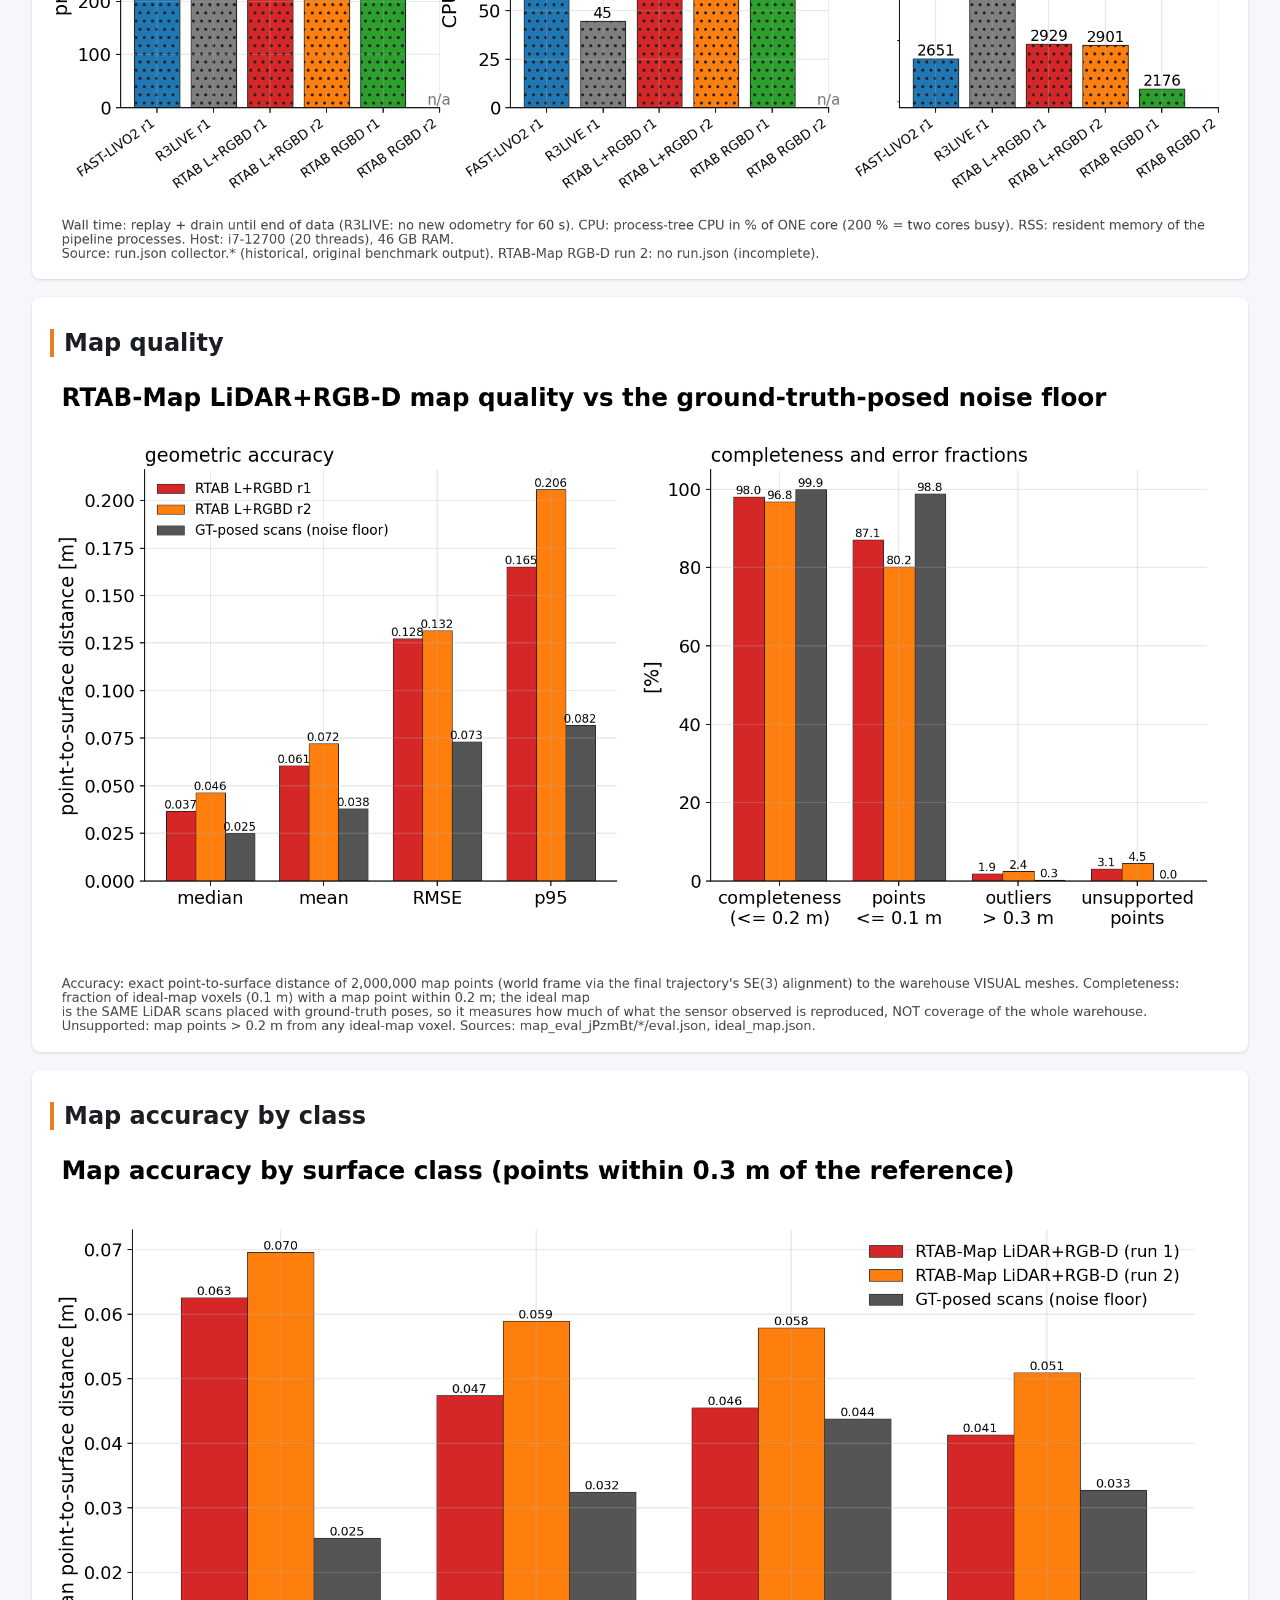
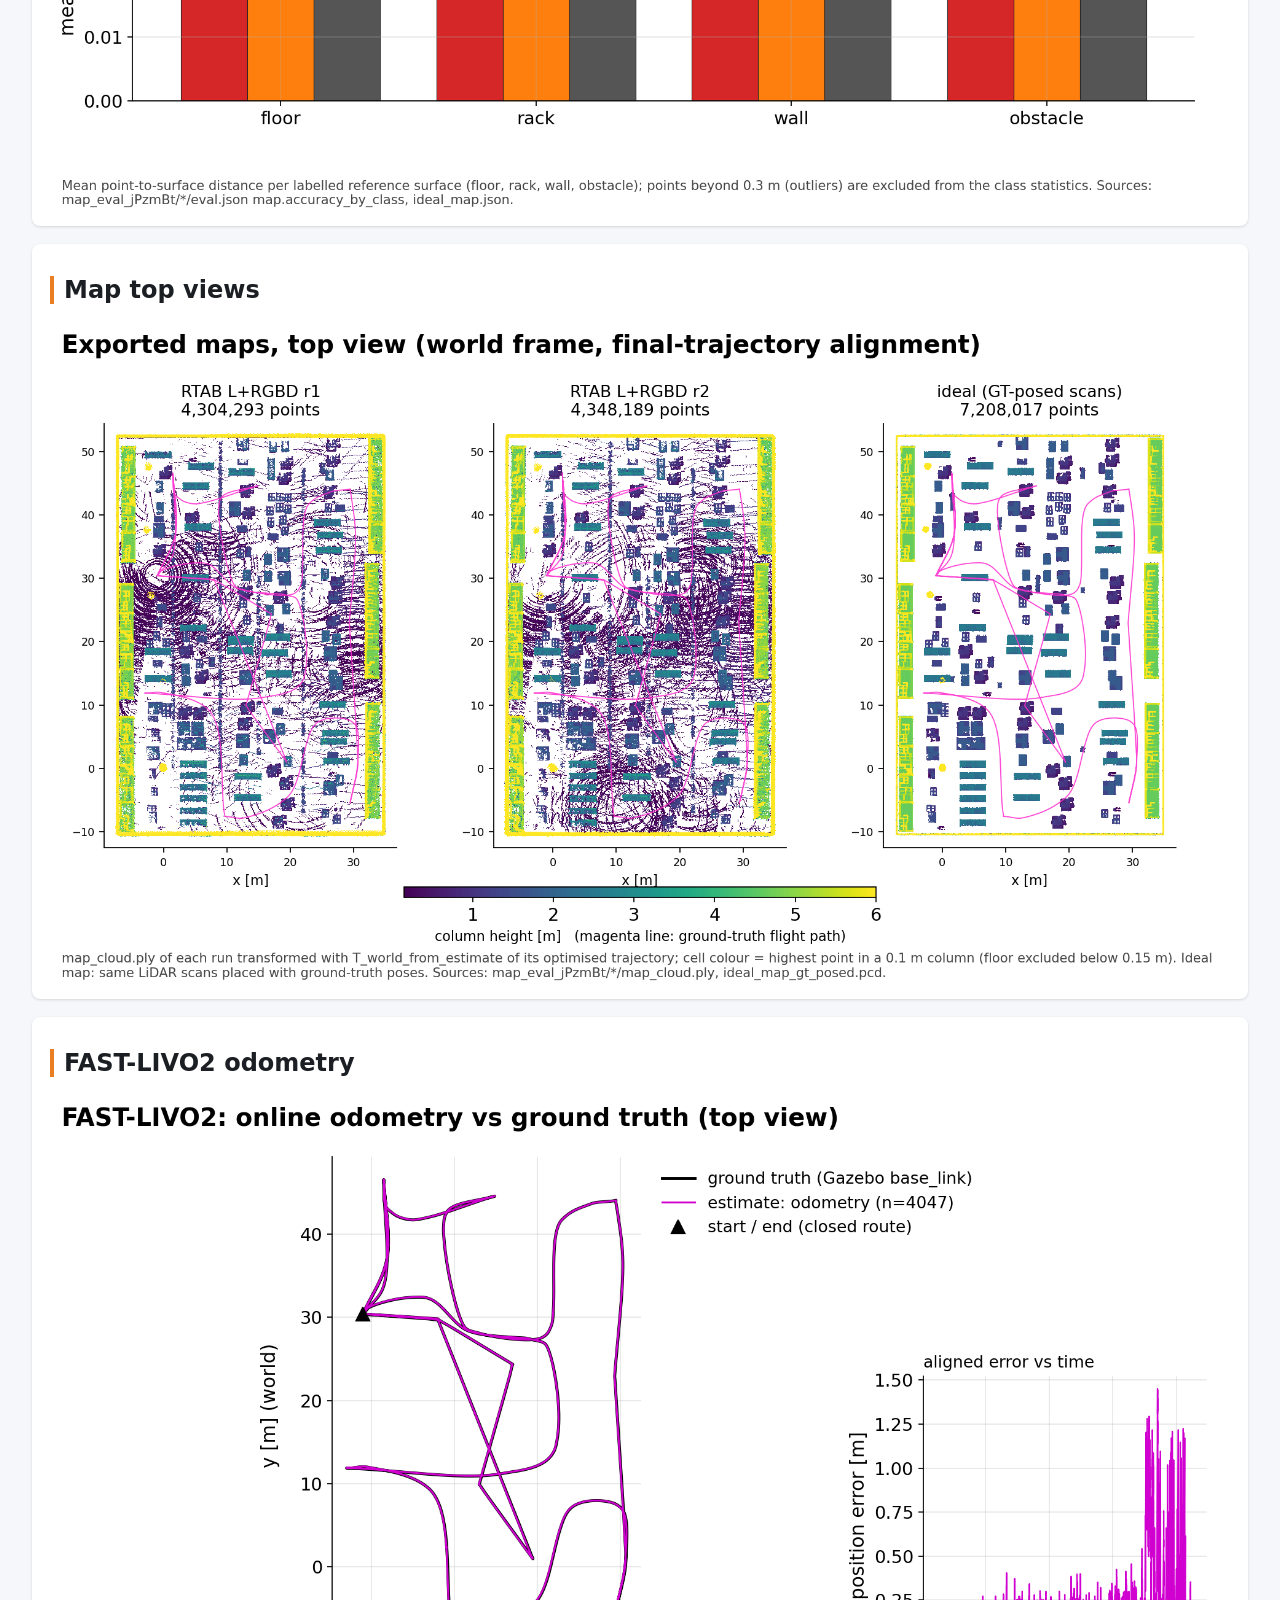
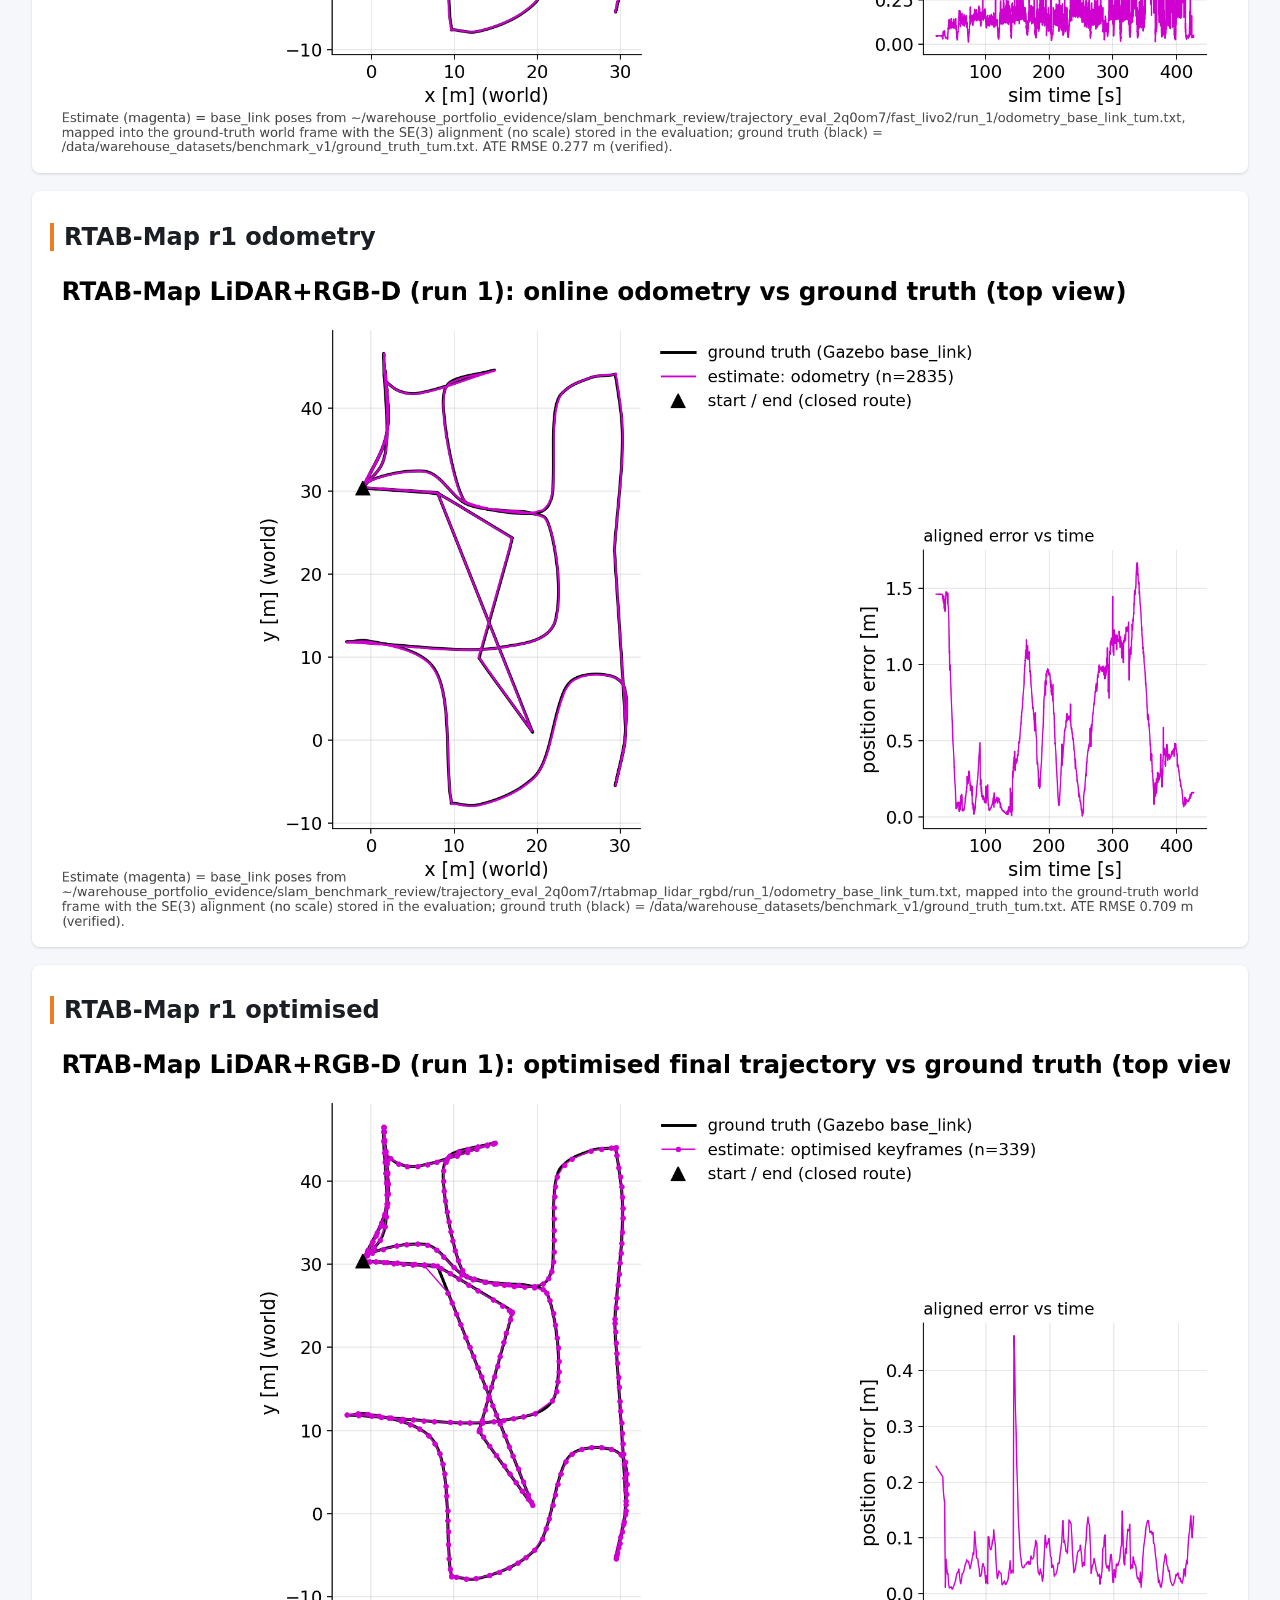
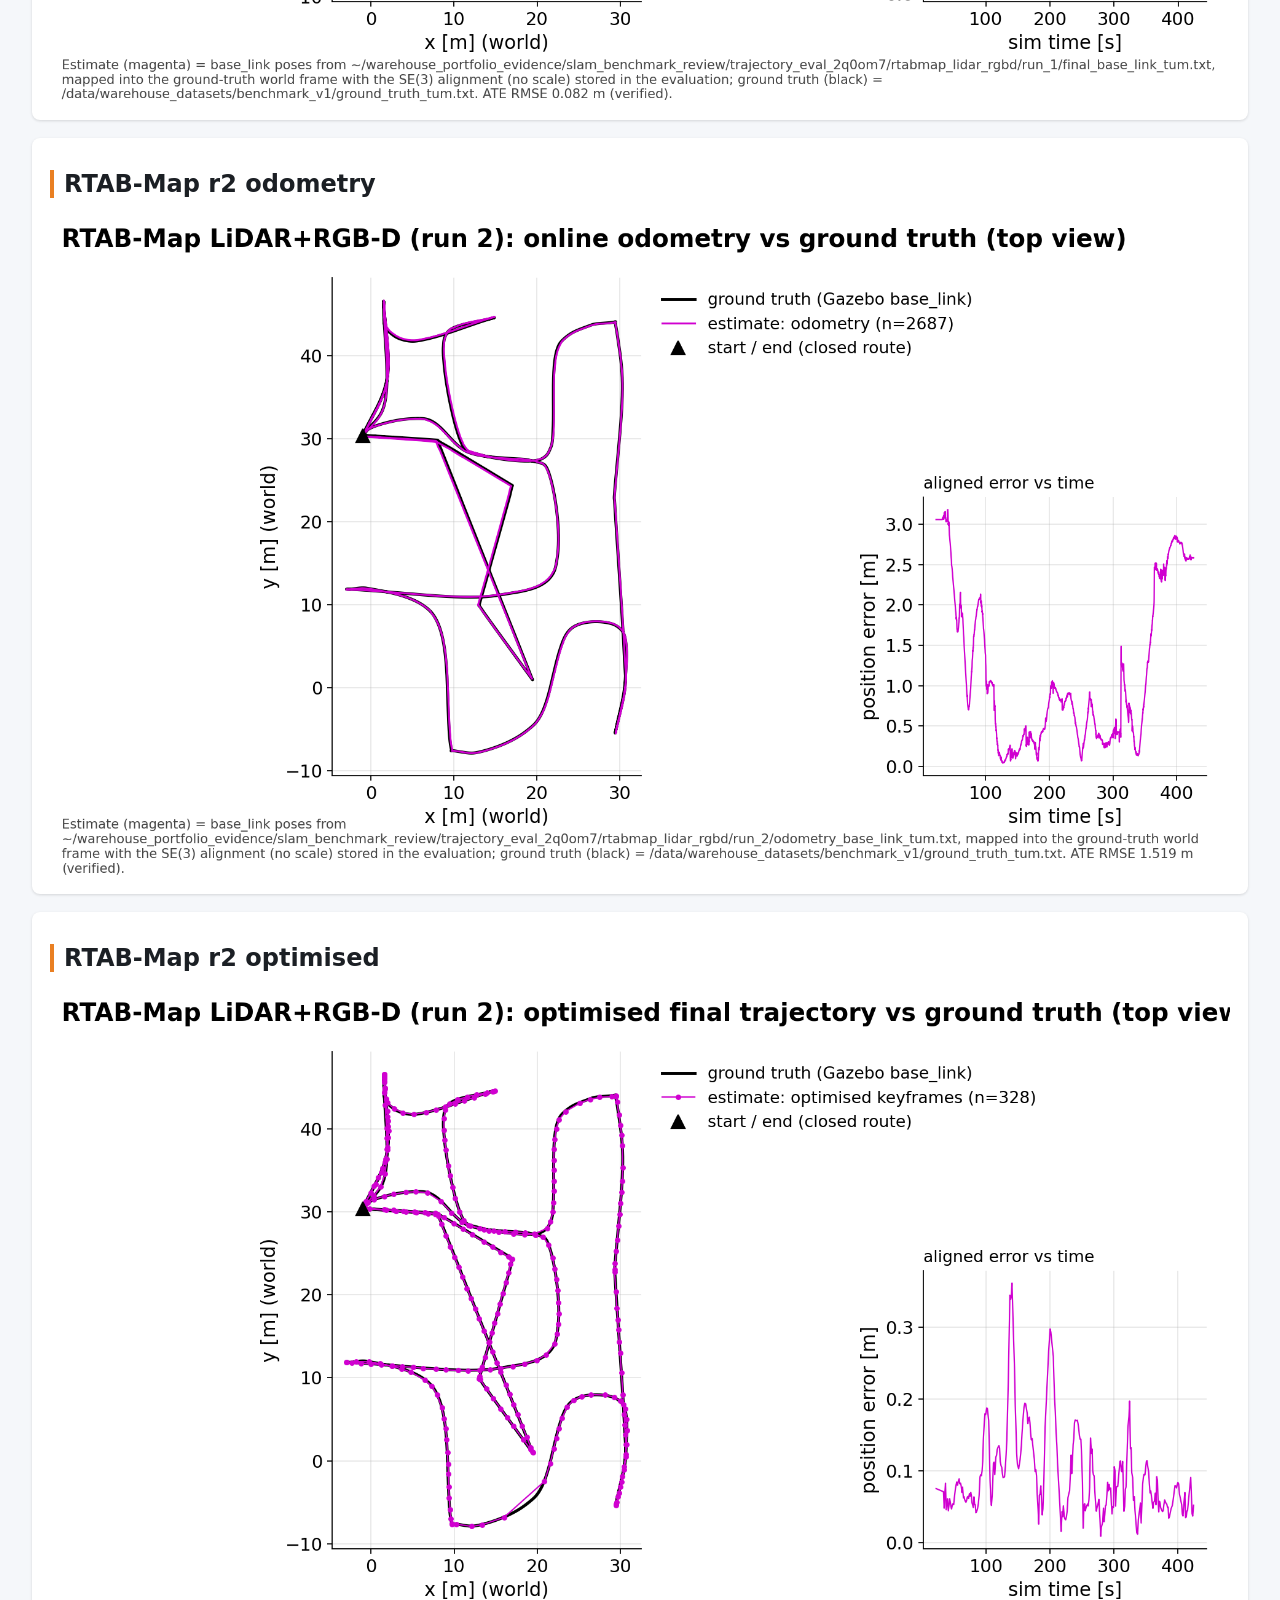
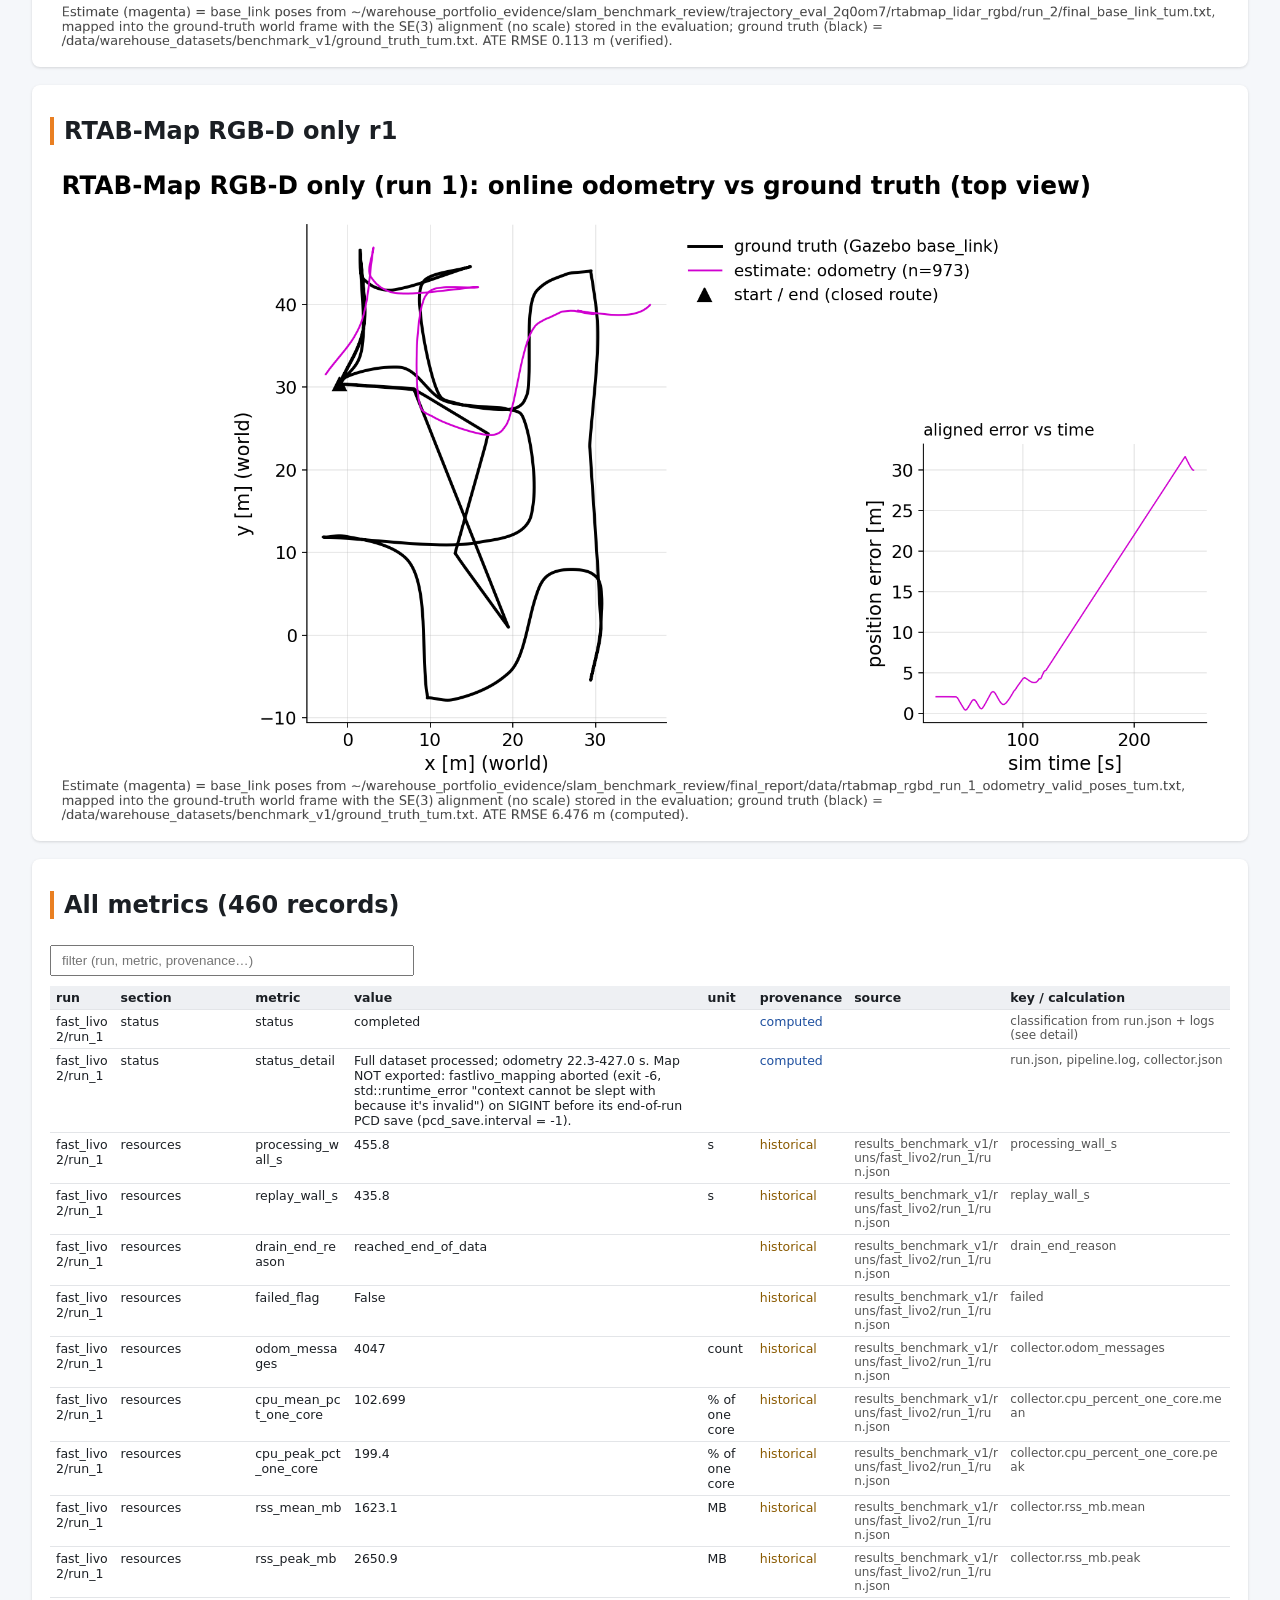
<file: docs/slam-benchmark/dashboard.html>
<!doctype html><html lang="en"><head><meta charset="utf-8"><title>AERONEX · Warehouse multi-SLAM benchmark (interactive report)</title>
<meta name="description" content="Interactive multi-SLAM benchmark report for AERONEX Experiment 01 (simulated dynamic warehouse).">
<link rel="icon" href="data:image/svg+xml,%3Csvg xmlns=%22http://www.w3.org/2000/svg%22 viewBox=%220 0 16 16%22%3E%3Crect width=%2216%22 height=%2216%22 fill=%22%23101113%22/%3E%3Crect x=%224%22 y=%224%22 width=%228%22 height=%228%22 fill=%22%23E97F22%22/%3E%3C/svg%3E">
<meta name="viewport" content="width=device-width, initial-scale=1">
<style>
body{font-family:system-ui,-apple-system,'Segoe UI',sans-serif;margin:0;background:#f6f7f9;color:#1c1f24}
header{background:#1c1f24;color:#fff;padding:24px 32px} header p{color:#c8ccd2;margin:6px 0 0}
main{max-width:1500px;margin:auto;padding:16px 32px 48px}
.cards{display:grid;grid-template-columns:repeat(auto-fit,minmax(220px,1fr));gap:14px}
.card{background:#fff;border-radius:8px;padding:12px 16px;box-shadow:0 1px 3px #0002} .card h3{margin:4px 0;font-size:16px}
.st{font-weight:700;margin:4px 0} .small{font-size:12px;color:#555}
section{background:#fff;border-radius:8px;padding:12px 18px;margin:18px 0;box-shadow:0 1px 3px #0002}
section img{width:100%;height:auto} table{border-collapse:collapse;width:100%;font-size:12.5px}
th,td{border-bottom:1px solid #e3e5e8;padding:4px 6px;text-align:left;vertical-align:top} th{position:sticky;top:0;background:#eef0f3}
.p-verified{color:#1d6f2f} .p-computed{color:#1d4f9f} .p-historical{color:#8a5a00} .p-unavailable{color:#999}
input{padding:6px 10px;width:340px;margin:6px 0 10px} .note{background:#fff8e1;border-left:4px solid #e0a100;padding:8px 14px}

/* AERONEX public edition: page chrome only */
:root{--o:#E97F22;--o2:#F48120;--k:#101113;--g1:#1B1F24;--g2:#2E343B;--g3:#B8BDC7;--w:#F5F7FA}
html{scroll-behavior:smooth;scroll-padding-top:64px}
body{background:#F5F7FA;color:#1B1F24}
.ax-bar{position:sticky;top:0;z-index:10;background:#101113;border-bottom:2px solid var(--o);display:flex;align-items:center;gap:22px;padding:0 32px;height:52px}
.ax-bar b{color:#F5F7FA;letter-spacing:.22em;font-size:15px} .ax-bar b i{display:inline-block;width:9px;height:9px;background:var(--o);margin-right:10px;font-style:normal}
.ax-bar a{color:#B8BDC7;text-decoration:none;font-size:13px;letter-spacing:.04em} .ax-bar a:hover,.ax-bar a:focus{color:var(--o2)}
.ax-bar .sp{flex:1}
header{background:#1B1F24;border-left:6px solid var(--o)} header p{color:#B8BDC7}
.ax-pub{background:#1B1F24;color:#B8BDC7;font-size:13px;padding:10px 32px;border-top:1px solid #2E343B}
.ax-pub b{color:#F5F7FA}
.ax-toc{display:flex;flex-wrap:wrap;gap:6px 8px;margin:14px 0 4px}
.ax-toc a{font-size:12.5px;color:#1B1F24;background:#fff;border:1px solid #d9dce1;border-radius:4px;padding:4px 9px;text-decoration:none}
.ax-toc a:hover,.ax-toc a:focus{border-color:var(--o);color:#a8540f}
section h2,main>h2{border-left:4px solid var(--o);padding-left:10px}
section img{display:block;max-width:100%;height:auto;cursor:zoom-in}
.ax-ed{background:#fff;border-left:4px solid #2E343B;padding:8px 14px;margin-top:10px;font-size:13.5px}
input:focus{outline:2px solid var(--o);outline-offset:1px}
#t{min-width:960px} #t td{overflow-wrap:anywhere} section{overflow-x:auto} .card{min-width:0}
@media (max-width:760px){.ax-bar{gap:12px;padding:0 14px;overflow-x:auto} main{padding:12px} input{width:100%;box-sizing:border-box}}
</style></head><body>
<nav class="ax-bar" aria-label="AERONEX"><b><i></i>AERONEX</b><span class="sp"></span><a href="../index.html">Overview</a><a href="../3d-map/index.html">3D reconstruction</a><a href="../demo/index.html">Demo video</a><a href="https://github.com/bardiyaaghsami/AERONEX">Repository</a></nav>
<header><h1>Warehouse multi-SLAM benchmark: dataset benchmark_v1</h1>
<p>Dynamic Logistics Warehouse · 405 s / 396 m closed route in simulation · generated 2026-11-22 ·
1414 validation checks, 0 failures · public edition of the offline report</p></header><div class="ax-pub"><b>Public edition.</b> Same runs, figures, metrics and filter as the original offline report. Local absolute file paths in the <i>source</i> column are shown relative to the dataset/results folders, and figures are loaded as separate image files. No result was changed.</div><main>
<div class="note"><b>Read before comparing:</b> online odometry and RTAB-Map's optimised (offline, loop-closed) keyframe
trajectory are different outputs. Observed-map completeness is measured against the same LiDAR scans placed with
ground-truth poses, not against the whole warehouse. Provenance: verified · historical · computed (this report) · unavailable.</div>
<div class="ax-ed"><b>Note for this edition:</b> the <i>odometry ATE</i> on each run card is evaluated on that pipeline's own timestamps. The like-for-like comparison on 3,487 shared timestamps is in <a href="#fair-common-timestamp-comparison">Fair common-timestamp comparison</a>. The full point-cloud map can be explored in the <a href="../3d-map/index.html">3D reconstruction viewer</a>.</div><nav class="ax-toc" aria-label="Sections"><a href="#runs">Runs</a><a href="#run-outcomes">Run outcomes</a><a href="#ate-odometry-vs-optimised">ATE: odometry vs optimised</a><a href="#fair-common-timestamp-comparison">Fair common-timestamp comparison</a><a href="#horizontal-vs-vertical-error">Horizontal vs vertical error</a><a href="#trajectories-and-height">Trajectories and height</a><a href="#3d-trajectories">3D trajectories</a><a href="#rpe">RPE</a><a href="#tracking-and-pose-graph">Tracking and pose graph</a><a href="#resources">Resources</a><a href="#map-quality">Map quality</a><a href="#map-accuracy-by-class">Map accuracy by class</a><a href="#map-top-views">Map top views</a><a href="#fast-livo2-odometry">FAST-LIVO2 odometry</a><a href="#rtab-map-r1-odometry">RTAB-Map r1 odometry</a><a href="#rtab-map-r1-optimised">RTAB-Map r1 optimised</a><a href="#rtab-map-r2-odometry">RTAB-Map r2 odometry</a><a href="#rtab-map-r2-optimised">RTAB-Map r2 optimised</a><a href="#rtab-map-rgb-d-only-r1">RTAB-Map RGB-D only r1</a><a href="#all-metrics-460-records">All metrics (460 records)</a></nav>
<h2 id="runs">Runs</h2><div class="cards"><div class='card' style='border-top:6px solid #2a9d3a'><h3>FAST-LIVO2</h3><p class='st' style='color:#2a9d3a'>completed</p><p>LiDAR + IMU + RGB (tightly coupled ESIKF)<br>none (odometry only)</p><p>odometry ATE: <b>0.277 m</b></p><p class='small'>Full dataset processed; odometry 22.3-427.0 s. Map NOT exported: fastlivo_mapping aborted (exit -6, std::runtime_error &quot;context cannot be slept with because it&#x27;s invalid&quot;) on SIGINT before its end-of-run PCD save (pcd_save.interval = -1).</p></div><div class='card' style='border-top:6px solid #c0392b'><h3>R3LIVE</h3><p class='st' style='color:#c0392b'>failed</p><p>LiDAR + IMU + RGB<br>none (odometry only)</p><p>odometry ATE: <b>n/a</b></p><p class='small'>r3live_mapping killed (exit -9) shortly after IMU initialisation; 1 pose published. Peak RSS 24.8 GB and a 121 s stall of the resource sampler are consistent with an out-of-memory kill; no kernel log of 2026-11-11 is retained to confirm.</p></div><div class='card' style='border-top:6px solid #2a9d3a'><h3>RTAB-Map LiDAR+RGB-D (run 1)</h3><p class='st' style='color:#2a9d3a'>completed</p><p>LiDAR (ICP odometry) + RGB-D + IMU (gravity)<br>graph SLAM with loop closure</p><p>odometry ATE: <b>0.709 m</b></p><p class='small'>Full dataset processed; optimised graph, map and occupancy grid exported.</p></div><div class='card' style='border-top:6px solid #2a9d3a'><h3>RTAB-Map LiDAR+RGB-D (run 2)</h3><p class='st' style='color:#2a9d3a'>completed</p><p>LiDAR (ICP odometry) + RGB-D + IMU (gravity)<br>graph SLAM with loop closure</p><p>odometry ATE: <b>1.519 m</b></p><p class='small'>Full dataset processed; optimised graph, map and occupancy grid exported.</p></div><div class='card' style='border-top:6px solid #e0a100'><h3>RTAB-Map RGB-D only (run 1)</h3><p class='st' style='color:#e0a100'>completed tracking failed</p><p>RGB-D (visual odometry) + IMU (gravity)<br>graph SLAM with loop closure</p><p>odometry ATE: <b>6.476 m</b></p><p class='small'>Process finished cleanly and exported outputs, but visual odometry published null (lost) poses for 1308 of 2281 messages (from 120.6 s); valid odometry covers 57 % of the flight. Not a usable full-dataset trajectory.</p></div><div class='card' style='border-top:6px solid #8e8e8e'><h3>RTAB-Map RGB-D only (run 2)</h3><p class='st' style='color:#8e8e8e'>incomplete</p><p>RGB-D (visual odometry) + IMU (gravity)<br>graph SLAM with loop closure</p><p>odometry ATE: <b>n/a</b></p><p class='small'>Run did not finish: no run.json, no trajectory/map export; pipeline.log ends mid-stream (odometry quality=0 in 1370 of 1650 updates). Cause of termination not recorded.</p></div></div>
<section id="run-outcomes"><h2>Run outcomes</h2><a href="figures/fig01_run_status.png"><img alt="Run outcomes (benchmark figure fig01_run_status)" src="figures/fig01_run_status.png" width="1920" height="1080" loading="lazy" decoding="async"></a></section><section id="ate-odometry-vs-optimised"><h2>ATE: odometry vs optimised</h2><a href="figures/fig02_ate.png"><img alt="ATE: odometry vs optimised (benchmark figure fig02_ate)" src="figures/fig02_ate.png" width="1920" height="1080" loading="lazy" decoding="async"></a></section><section id="fair-common-timestamp-comparison"><h2>Fair common-timestamp comparison</h2><a href="figures/fig04_common_timestamp.png"><img alt="Fair common-timestamp comparison (benchmark figure fig04_common_timestamp)" src="figures/fig04_common_timestamp.png" width="1920" height="1080" loading="lazy" decoding="async"></a></section><section id="horizontal-vs-vertical-error"><h2>Horizontal vs vertical error</h2><a href="figures/fig13_error_decomposition.png"><img alt="Horizontal vs vertical error (benchmark figure fig13_error_decomposition)" src="figures/fig13_error_decomposition.png" width="1920" height="1080" loading="lazy" decoding="async"></a></section><section id="trajectories-and-height"><h2>Trajectories and height</h2><a href="figures/fig09_trajectories_overlay_2d.png"><img alt="Trajectories and height (benchmark figure fig09_trajectories_overlay_2d)" src="figures/fig09_trajectories_overlay_2d.png" width="1920" height="1080" loading="lazy" decoding="async"></a></section><section id="3d-trajectories"><h2>3D trajectories</h2><a href="figures/fig11_trajectories_3d.png"><img alt="3D trajectories (benchmark figure fig11_trajectories_3d)" src="figures/fig11_trajectories_3d.png" width="1920" height="1080" loading="lazy" decoding="async"></a></section><section id="rpe"><h2>RPE</h2><a href="figures/fig03_rpe.png"><img alt="RPE (benchmark figure fig03_rpe)" src="figures/fig03_rpe.png" width="1920" height="1080" loading="lazy" decoding="async"></a></section><section id="tracking-and-pose-graph"><h2>Tracking and pose graph</h2><a href="figures/fig08_tracking.png"><img alt="Tracking and pose graph (benchmark figure fig08_tracking)" src="figures/fig08_tracking.png" width="1920" height="1080" loading="lazy" decoding="async"></a></section><section id="resources"><h2>Resources</h2><a href="figures/fig05_resources.png"><img alt="Resources (benchmark figure fig05_resources)" src="figures/fig05_resources.png" width="1920" height="1080" loading="lazy" decoding="async"></a></section><section id="map-quality"><h2>Map quality</h2><a href="figures/fig06_map_quality.png"><img alt="Map quality (benchmark figure fig06_map_quality)" src="figures/fig06_map_quality.png" width="1920" height="1080" loading="lazy" decoding="async"></a></section><section id="map-accuracy-by-class"><h2>Map accuracy by class</h2><a href="figures/fig07_map_accuracy_by_class.png"><img alt="Map accuracy by class (benchmark figure fig07_map_accuracy_by_class)" src="figures/fig07_map_accuracy_by_class.png" width="1920" height="1080" loading="lazy" decoding="async"></a></section><section id="map-top-views"><h2>Map top views</h2><a href="figures/fig12_map_topdown.png"><img alt="Map top views (benchmark figure fig12_map_topdown)" src="figures/fig12_map_topdown.png" width="1920" height="1080" loading="lazy" decoding="async"></a></section><section id="fast-livo2-odometry"><h2>FAST-LIVO2 odometry</h2><a href="figures/fig10a_traj_fast_livo2_odometry.png"><img alt="FAST-LIVO2 odometry (benchmark figure fig10a_traj_fast_livo2_odometry)" src="figures/fig10a_traj_fast_livo2_odometry.png" width="1920" height="1080" loading="lazy" decoding="async"></a></section><section id="rtab-map-r1-odometry"><h2>RTAB-Map r1 odometry</h2><a href="figures/fig10b_traj_rtabmap_lidar_rgbd_r1_odometry.png"><img alt="RTAB-Map r1 odometry (benchmark figure fig10b_traj_rtabmap_lidar_rgbd_r1_odometry)" src="figures/fig10b_traj_rtabmap_lidar_rgbd_r1_odometry.png" width="1920" height="1080" loading="lazy" decoding="async"></a></section><section id="rtab-map-r1-optimised"><h2>RTAB-Map r1 optimised</h2><a href="figures/fig10c_traj_rtabmap_lidar_rgbd_r1_optimised.png"><img alt="RTAB-Map r1 optimised (benchmark figure fig10c_traj_rtabmap_lidar_rgbd_r1_optimised)" src="figures/fig10c_traj_rtabmap_lidar_rgbd_r1_optimised.png" width="1920" height="1080" loading="lazy" decoding="async"></a></section><section id="rtab-map-r2-odometry"><h2>RTAB-Map r2 odometry</h2><a href="figures/fig10d_traj_rtabmap_lidar_rgbd_r2_odometry.png"><img alt="RTAB-Map r2 odometry (benchmark figure fig10d_traj_rtabmap_lidar_rgbd_r2_odometry)" src="figures/fig10d_traj_rtabmap_lidar_rgbd_r2_odometry.png" width="1920" height="1080" loading="lazy" decoding="async"></a></section><section id="rtab-map-r2-optimised"><h2>RTAB-Map r2 optimised</h2><a href="figures/fig10e_traj_rtabmap_lidar_rgbd_r2_optimised.png"><img alt="RTAB-Map r2 optimised (benchmark figure fig10e_traj_rtabmap_lidar_rgbd_r2_optimised)" src="figures/fig10e_traj_rtabmap_lidar_rgbd_r2_optimised.png" width="1920" height="1080" loading="lazy" decoding="async"></a></section><section id="rtab-map-rgb-d-only-r1"><h2>RTAB-Map RGB-D only r1</h2><a href="figures/fig10f_traj_rtabmap_rgbd_r1_odometry_valid_poses.png"><img alt="RTAB-Map RGB-D only r1 (benchmark figure fig10f_traj_rtabmap_rgbd_r1_odometry_valid_poses)" src="figures/fig10f_traj_rtabmap_rgbd_r1_odometry_valid_poses.png" width="1920" height="1080" loading="lazy" decoding="async"></a></section>
<section id="all-metrics-460-records"><h2>All metrics (460 records)</h2><input id="q" placeholder="filter (run, metric, provenance…)" oninput="f()">
<table id="t"><thead><tr><th>run</th><th>section</th><th>metric</th><th>value</th><th>unit</th><th>provenance</th><th>source</th><th>key / calculation</th></tr></thead>
<tbody><tr><td>fast_livo2/run_1</td><td>status</td><td>status</td><td>completed</td><td></td><td class='p-computed'>computed</td><td class='small'></td><td class='small'>classification from run.json + logs (see detail)</td></tr><tr><td>fast_livo2/run_1</td><td>status</td><td>status_detail</td><td>Full dataset processed; odometry 22.3-427.0 s. Map NOT exported: fastlivo_mapping aborted (exit -6, std::runtime_error &quot;context cannot be slept with because it&#x27;s invalid&quot;) on SIGINT before its end-of-run PCD save (pcd_save.interval = -1).</td><td></td><td class='p-computed'>computed</td><td class='small'></td><td class='small'>run.json, pipeline.log, collector.json</td></tr><tr><td>fast_livo2/run_1</td><td>resources</td><td>processing_wall_s</td><td>455.8</td><td>s</td><td class='p-historical'>historical</td><td class='small'>results_benchmark_v1/runs/fast_livo2/run_1/run.json</td><td class='small'>processing_wall_s</td></tr><tr><td>fast_livo2/run_1</td><td>resources</td><td>replay_wall_s</td><td>435.8</td><td>s</td><td class='p-historical'>historical</td><td class='small'>results_benchmark_v1/runs/fast_livo2/run_1/run.json</td><td class='small'>replay_wall_s</td></tr><tr><td>fast_livo2/run_1</td><td>resources</td><td>drain_end_reason</td><td>reached_end_of_data</td><td></td><td class='p-historical'>historical</td><td class='small'>results_benchmark_v1/runs/fast_livo2/run_1/run.json</td><td class='small'>drain_end_reason</td></tr><tr><td>fast_livo2/run_1</td><td>resources</td><td>failed_flag</td><td>False</td><td></td><td class='p-historical'>historical</td><td class='small'>results_benchmark_v1/runs/fast_livo2/run_1/run.json</td><td class='small'>failed</td></tr><tr><td>fast_livo2/run_1</td><td>resources</td><td>odom_messages</td><td>4047</td><td>count</td><td class='p-historical'>historical</td><td class='small'>results_benchmark_v1/runs/fast_livo2/run_1/run.json</td><td class='small'>collector.odom_messages</td></tr><tr><td>fast_livo2/run_1</td><td>resources</td><td>cpu_mean_pct_one_core</td><td>102.699</td><td>% of one core</td><td class='p-historical'>historical</td><td class='small'>results_benchmark_v1/runs/fast_livo2/run_1/run.json</td><td class='small'>collector.cpu_percent_one_core.mean</td></tr><tr><td>fast_livo2/run_1</td><td>resources</td><td>cpu_peak_pct_one_core</td><td>199.4</td><td>% of one core</td><td class='p-historical'>historical</td><td class='small'>results_benchmark_v1/runs/fast_livo2/run_1/run.json</td><td class='small'>collector.cpu_percent_one_core.peak</td></tr><tr><td>fast_livo2/run_1</td><td>resources</td><td>rss_mean_mb</td><td>1623.1</td><td>MB</td><td class='p-historical'>historical</td><td class='small'>results_benchmark_v1/runs/fast_livo2/run_1/run.json</td><td class='small'>collector.rss_mb.mean</td></tr><tr><td>fast_livo2/run_1</td><td>resources</td><td>rss_peak_mb</td><td>2650.9</td><td>MB</td><td class='p-historical'>historical</td><td class='small'>results_benchmark_v1/runs/fast_livo2/run_1/run.json</td><td class='small'>collector.rss_mb.peak</td></tr><tr><td>fast_livo2/run_1</td><td>resources</td><td>latency_median_s</td><td>0</td><td>s (sim)</td><td class='p-historical'>historical</td><td class='small'>results_benchmark_v1/runs/fast_livo2/run_1/run.json</td><td class='small'>collector.latency_sim_s.median</td></tr><tr><td>fast_livo2/run_1</td><td>resources</td><td>latency_p95_s</td><td>0.004</td><td>s (sim)</td><td class='p-historical'>historical</td><td class='small'>results_benchmark_v1/runs/fast_livo2/run_1/run.json</td><td class='small'>collector.latency_sim_s.p95</td></tr><tr><td>fast_livo2/run_1</td><td>resources</td><td>node_deaths_before_shutdown</td><td>0</td><td>count</td><td class='p-historical'>historical</td><td class='small'>results_benchmark_v1/runs/fast_livo2/run_1/run.json</td><td class='small'>len(node_deaths_before_shutdown)</td></tr><tr><td>fast_livo2/run_1</td><td>odometry</td><td>poses_evaluated</td><td>4046</td><td>count</td><td class='p-verified'>verified</td><td class='small'>slam_benchmark_review/trajectory_eval_2q0om7/fast_livo2/run_1/eval.json</td><td class='small'>trajectories.odometry.poses_evaluated</td></tr><tr><td>fast_livo2/run_1</td><td>odometry</td><td>coverage_of_gt_time</td><td>0.997977</td><td>fraction</td><td class='p-verified'>verified</td><td class='small'>slam_benchmark_review/trajectory_eval_2q0om7/fast_livo2/run_1/eval.json</td><td class='small'>trajectories.odometry.coverage_of_gt_time</td></tr><tr><td>fast_livo2/run_1</td><td>odometry</td><td>path_length_m</td><td>396.1</td><td>m</td><td class='p-verified'>verified</td><td class='small'>slam_benchmark_review/trajectory_eval_2q0om7/fast_livo2/run_1/eval.json</td><td class='small'>trajectories.odometry.path_length_m</td></tr><tr><td>fast_livo2/run_1</td><td>odometry</td><td>ate_rmse_m</td><td>0.276797</td><td>m</td><td class='p-verified'>verified</td><td class='small'>slam_benchmark_review/trajectory_eval_2q0om7/fast_livo2/run_1/eval.json</td><td class='small'>trajectories.odometry.ate.rmse_m</td></tr><tr><td>fast_livo2/run_1</td><td>odometry</td><td>ate_mean_m</td><td>0.197219</td><td>m</td><td class='p-verified'>verified</td><td class='small'>slam_benchmark_review/trajectory_eval_2q0om7/fast_livo2/run_1/eval.json</td><td class='small'>trajectories.odometry.ate.mean_m</td></tr><tr><td>fast_livo2/run_1</td><td>odometry</td><td>ate_median_m</td><td>0.148945</td><td>m</td><td class='p-verified'>verified</td><td class='small'>slam_benchmark_review/trajectory_eval_2q0om7/fast_livo2/run_1/eval.json</td><td class='small'>trajectories.odometry.ate.median_m</td></tr><tr><td>fast_livo2/run_1</td><td>odometry</td><td>ate_max_m</td><td>1.45151</td><td>m</td><td class='p-verified'>verified</td><td class='small'>slam_benchmark_review/trajectory_eval_2q0om7/fast_livo2/run_1/eval.json</td><td class='small'>trajectories.odometry.ate.max_m</td></tr><tr><td>fast_livo2/run_1</td><td>odometry</td><td>ate_rot_rmse_deg</td><td>2.95024</td><td>deg</td><td class='p-verified'>verified</td><td class='small'>slam_benchmark_review/trajectory_eval_2q0om7/fast_livo2/run_1/eval.json</td><td class='small'>trajectories.odometry.ate.rot_rmse_deg</td></tr><tr><td>fast_livo2/run_1</td><td>odometry</td><td>rpe_1m_trans_rmse_m</td><td>0.22194</td><td>m</td><td class='p-verified'>verified</td><td class='small'>slam_benchmark_review/trajectory_eval_2q0om7/fast_livo2/run_1/eval.json</td><td class='small'>trajectories.odometry.rpe.1m.trans_rmse_m</td></tr><tr><td>fast_livo2/run_1</td><td>odometry</td><td>rpe_1m_trans_mean_pct</td><td>12.734</td><td>%</td><td class='p-verified'>verified</td><td class='small'>slam_benchmark_review/trajectory_eval_2q0om7/fast_livo2/run_1/eval.json</td><td class='small'>trajectories.odometry.rpe.1m.trans_mean_pct</td></tr><tr><td>fast_livo2/run_1</td><td>odometry</td><td>rpe_5m_trans_rmse_m</td><td>0.402822</td><td>m</td><td class='p-verified'>verified</td><td class='small'>slam_benchmark_review/trajectory_eval_2q0om7/fast_livo2/run_1/eval.json</td><td class='small'>trajectories.odometry.rpe.5m.trans_rmse_m</td></tr><tr><td>fast_livo2/run_1</td><td>odometry</td><td>rpe_10m_trans_rmse_m</td><td>0.637775</td><td>m</td><td class='p-verified'>verified</td><td class='small'>slam_benchmark_review/trajectory_eval_2q0om7/fast_livo2/run_1/eval.json</td><td class='small'>trajectories.odometry.rpe.10m.trans_rmse_m</td></tr><tr><td>fast_livo2/run_1</td><td>odometry</td><td>rpe_10m_trans_mean_pct</td><td>4.01513</td><td>%</td><td class='p-verified'>verified</td><td class='small'>slam_benchmark_review/trajectory_eval_2q0om7/fast_livo2/run_1/eval.json</td><td class='small'>trajectories.odometry.rpe.10m.trans_mean_pct</td></tr><tr><td>fast_livo2/run_1</td><td>odometry</td><td>rpe_10m_rot_mean_deg_per_m</td><td>0.263155</td><td>deg/m</td><td class='p-verified'>verified</td><td class='small'>slam_benchmark_review/trajectory_eval_2q0om7/fast_livo2/run_1/eval.json</td><td class='small'>trajectories.odometry.rpe.10m.rot_mean_deg_per_m</td></tr><tr><td>fast_livo2/run_1</td><td>odometry</td><td>rpe_1s_trans_rmse_m</td><td>0.202905</td><td>m</td><td class='p-verified'>verified</td><td class='small'>slam_benchmark_review/trajectory_eval_2q0om7/fast_livo2/run_1/eval.json</td><td class='small'>trajectories.odometry.rpe.1s.trans_rmse_m</td></tr><tr><td>fast_livo2/run_1</td><td>odometry</td><td>rpe_1s_rot_rmse_deg</td><td>3.355</td><td>deg</td><td class='p-verified'>verified</td><td class='small'>slam_benchmark_review/trajectory_eval_2q0om7/fast_livo2/run_1/eval.json</td><td class='small'>trajectories.odometry.rpe.1s.rot_rmse_deg</td></tr><tr><td>fast_livo2/run_1</td><td>odometry</td><td>end_drift_trans_m</td><td>0.01335</td><td>m</td><td class='p-verified'>verified</td><td class='small'>slam_benchmark_review/trajectory_eval_2q0om7/fast_livo2/run_1/eval.json</td><td class='small'>trajectories.odometry.end_drift.trans_m</td></tr><tr><td>fast_livo2/run_1</td><td>odometry</td><td>end_drift_pct_of_path</td><td>0.00337</td><td>%</td><td class='p-verified'>verified</td><td class='small'>slam_benchmark_review/trajectory_eval_2q0om7/fast_livo2/run_1/eval.json</td><td class='small'>trajectories.odometry.end_drift.trans_pct_of_path</td></tr><tr><td>fast_livo2/run_1</td><td>odometry</td><td>end_drift_rot_deg</td><td>0.049383</td><td>deg</td><td class='p-verified'>verified</td><td class='small'>slam_benchmark_review/trajectory_eval_2q0om7/fast_livo2/run_1/eval.json</td><td class='small'>trajectories.odometry.end_drift.rot_deg</td></tr><tr><td>fast_livo2/run_1</td><td>final_optimised</td><td>note</td><td>no separate optimised trajectory (evaluator &quot;final&quot; = odometry)</td><td></td><td class='p-unavailable'>unavailable</td><td class='small'>slam_benchmark_review/trajectory_eval_2q0om7/fast_livo2/run_1/eval.json</td><td class='small'>trajectories.final == trajectories.odometry</td></tr><tr><td>fast_livo2/run_1</td><td>tracking</td><td>gaps_over_0.5s</td><td>45</td><td>count</td><td class='p-verified'>verified</td><td class='small'>slam_benchmark_review/trajectory_eval_2q0om7/fast_livo2/run_1/eval.json</td><td class='small'>tracking.odometry_gaps_over_0.5s</td></tr><tr><td>fast_livo2/run_1</td><td>tracking</td><td>longest_gap_s</td><td>1.584</td><td>s</td><td class='p-verified'>verified</td><td class='small'>slam_benchmark_review/trajectory_eval_2q0om7/fast_livo2/run_1/eval.json</td><td class='small'>tracking.longest_gap_s</td></tr><tr><td>fast_livo2/run_1</td><td>tracking</td><td>null_or_identity_poses</td><td>0</td><td>count</td><td class='p-verified'>verified</td><td class='small'>slam_benchmark_review/trajectory_eval_2q0om7/fast_livo2/run_1/eval.json</td><td class='small'>tracking.identity_poses_after_first</td></tr><tr><td>fast_livo2/run_1</td><td>tracking</td><td>warn_error_log_lines</td><td>3954</td><td>count</td><td class='p-verified'>verified</td><td class='small'>slam_benchmark_review/trajectory_eval_2q0om7/fast_livo2/run_1/eval.json</td><td class='small'>tracking.warn_error_lines</td></tr><tr><td>fast_livo2/run_1</td><td>tracking_log</td><td>imu_lidar_not_synced_warnings</td><td>3950</td><td>count</td><td class='p-computed'>computed</td><td class='small'>results_benchmark_v1/runs/fast_livo2/run_1/pipeline.log</td><td class='small'>regex count: IMU and LiDAR not synced</td></tr><tr><td>fast_livo2/run_1</td><td>tracking_log</td><td>process_died_lines</td><td>2</td><td>count</td><td class='p-computed'>computed</td><td class='small'>results_benchmark_v1/runs/fast_livo2/run_1/pipeline.log</td><td class='small'>regex count: process has died</td></tr><tr><td>fast_livo2/run_1</td><td>pose_graph</td><td>global_loop_closures</td><td></td><td>count</td><td class='p-unavailable'>unavailable</td><td class='small'></td><td class='small'>no loop closure in this pipeline (odometry only)</td></tr><tr><td>fast_livo2/run_1</td><td>map</td><td>accuracy_mean_m</td><td></td><td>m</td><td class='p-unavailable'>unavailable</td><td class='small'></td><td class='small'>no map file: PCD not saved (abort at shutdown)</td></tr><tr><td>r3live/run_1</td><td>status</td><td>status</td><td>failed</td><td></td><td class='p-computed'>computed</td><td class='small'></td><td class='small'>classification from run.json + logs (see detail)</td></tr><tr><td>r3live/run_1</td><td>status</td><td>status_detail</td><td>r3live_mapping killed (exit -9) shortly after IMU initialisation; 1 pose published. Peak RSS 24.8 GB and a 121 s stall of the resource sampler are consistent with an out-of-memory kill; no kernel log of 2026-11-11 is retained to confirm.</td><td></td><td class='p-computed'>computed</td><td class='small'></td><td class='small'>run.json, pipeline.log, collector.json</td></tr><tr><td>r3live/run_1</td><td>resources</td><td>processing_wall_s</td><td>737.4</td><td>s</td><td class='p-historical'>historical</td><td class='small'>results_benchmark_v1/runs/r3live/run_1/run.json</td><td class='small'>processing_wall_s</td></tr><tr><td>r3live/run_1</td><td>resources</td><td>replay_wall_s</td><td>677.4</td><td>s</td><td class='p-historical'>historical</td><td class='small'>results_benchmark_v1/runs/r3live/run_1/run.json</td><td class='small'>replay_wall_s</td></tr><tr><td>r3live/run_1</td><td>resources</td><td>drain_end_reason</td><td>no_new_odometry_for_60s</td><td></td><td class='p-historical'>historical</td><td class='small'>results_benchmark_v1/runs/r3live/run_1/run.json</td><td class='small'>drain_end_reason</td></tr><tr><td>r3live/run_1</td><td>resources</td><td>failed_flag</td><td>True</td><td></td><td class='p-historical'>historical</td><td class='small'>results_benchmark_v1/runs/r3live/run_1/run.json</td><td class='small'>failed</td></tr><tr><td>r3live/run_1</td><td>resources</td><td>odom_messages</td><td>1</td><td>count</td><td class='p-historical'>historical</td><td class='small'>results_benchmark_v1/runs/r3live/run_1/run.json</td><td class='small'>collector.odom_messages</td></tr><tr><td>r3live/run_1</td><td>resources</td><td>cpu_mean_pct_one_core</td><td>44.7883</td><td>% of one core</td><td class='p-historical'>historical</td><td class='small'>results_benchmark_v1/runs/r3live/run_1/run.json</td><td class='small'>collector.cpu_percent_one_core.mean</td></tr><tr><td>r3live/run_1</td><td>resources</td><td>cpu_peak_pct_one_core</td><td>348.5</td><td>% of one core</td><td class='p-historical'>historical</td><td class='small'>results_benchmark_v1/runs/r3live/run_1/run.json</td><td class='small'>collector.cpu_percent_one_core.peak</td></tr><tr><td>r3live/run_1</td><td>resources</td><td>rss_mean_mb</td><td>5444.12</td><td>MB</td><td class='p-historical'>historical</td><td class='small'>results_benchmark_v1/runs/r3live/run_1/run.json</td><td class='small'>collector.rss_mb.mean</td></tr><tr><td>r3live/run_1</td><td>resources</td><td>rss_peak_mb</td><td>25367.7</td><td>MB</td><td class='p-historical'>historical</td><td class='small'>results_benchmark_v1/runs/r3live/run_1/run.json</td><td class='small'>collector.rss_mb.peak</td></tr><tr><td>r3live/run_1</td><td>resources</td><td>latency_median_s</td><td>0.036</td><td>s (sim)</td><td class='p-historical'>historical</td><td class='small'>results_benchmark_v1/runs/r3live/run_1/run.json</td><td class='small'>collector.latency_sim_s.median</td></tr><tr><td>r3live/run_1</td><td>resources</td><td>latency_p95_s</td><td>0.036</td><td>s (sim)</td><td class='p-historical'>historical</td><td class='small'>results_benchmark_v1/runs/r3live/run_1/run.json</td><td class='small'>collector.latency_sim_s.p95</td></tr><tr><td>r3live/run_1</td><td>resources</td><td>node_deaths_before_shutdown</td><td>1</td><td>count</td><td class='p-historical'>historical</td><td class='small'>results_benchmark_v1/runs/r3live/run_1/run.json</td><td class='small'>len(node_deaths_before_shutdown)</td></tr><tr><td>r3live/run_1</td><td>odometry</td><td>ate_rmse_m</td><td></td><td>m</td><td class='p-unavailable'>unavailable</td><td class='small'></td><td class='small'>failed run: 1 pose</td></tr><tr><td>r3live/run_1</td><td>tracking_log</td><td>process_died_lines</td><td>3</td><td>count</td><td class='p-computed'>computed</td><td class='small'>results_benchmark_v1/runs/r3live/run_1/pipeline.log</td><td class='small'>regex count: process has died</td></tr><tr><td>r3live/run_1</td><td>pose_graph</td><td>global_loop_closures</td><td></td><td>count</td><td class='p-unavailable'>unavailable</td><td class='small'></td><td class='small'>no loop closure in this pipeline (odometry only)</td></tr><tr><td>r3live/run_1</td><td>map</td><td>accuracy_mean_m</td><td></td><td>m</td><td class='p-unavailable'>unavailable</td><td class='small'></td><td class='small'>failed run</td></tr><tr><td>rtabmap_lidar_rgbd/run_1</td><td>status</td><td>status</td><td>completed</td><td></td><td class='p-computed'>computed</td><td class='small'></td><td class='small'>classification from run.json + logs (see detail)</td></tr><tr><td>rtabmap_lidar_rgbd/run_1</td><td>status</td><td>status_detail</td><td>Full dataset processed; optimised graph, map and occupancy grid exported.</td><td></td><td class='p-computed'>computed</td><td class='small'></td><td class='small'>run.json, pipeline.log, collector.json</td></tr><tr><td>rtabmap_lidar_rgbd/run_1</td><td>resources</td><td>processing_wall_s</td><td>468.1</td><td>s</td><td class='p-historical'>historical</td><td class='small'>results_benchmark_v1/runs/rtabmap_lidar_rgbd/run_1/run.json</td><td class='small'>processing_wall_s</td></tr><tr><td>rtabmap_lidar_rgbd/run_1</td><td>resources</td><td>replay_wall_s</td><td>448.1</td><td>s</td><td class='p-historical'>historical</td><td class='small'>results_benchmark_v1/runs/rtabmap_lidar_rgbd/run_1/run.json</td><td class='small'>replay_wall_s</td></tr><tr><td>rtabmap_lidar_rgbd/run_1</td><td>resources</td><td>drain_end_reason</td><td>reached_end_of_data</td><td></td><td class='p-historical'>historical</td><td class='small'>results_benchmark_v1/runs/rtabmap_lidar_rgbd/run_1/run.json</td><td class='small'>drain_end_reason</td></tr><tr><td>rtabmap_lidar_rgbd/run_1</td><td>resources</td><td>failed_flag</td><td>False</td><td></td><td class='p-historical'>historical</td><td class='small'>results_benchmark_v1/runs/rtabmap_lidar_rgbd/run_1/run.json</td><td class='small'>failed</td></tr><tr><td>rtabmap_lidar_rgbd/run_1</td><td>resources</td><td>odom_messages</td><td>2835</td><td>count</td><td class='p-historical'>historical</td><td class='small'>results_benchmark_v1/runs/rtabmap_lidar_rgbd/run_1/run.json</td><td class='small'>collector.odom_messages</td></tr><tr><td>rtabmap_lidar_rgbd/run_1</td><td>resources</td><td>cpu_mean_pct_one_core</td><td>202.542</td><td>% of one core</td><td class='p-historical'>historical</td><td class='small'>results_benchmark_v1/runs/rtabmap_lidar_rgbd/run_1/run.json</td><td class='small'>collector.cpu_percent_one_core.mean</td></tr><tr><td>rtabmap_lidar_rgbd/run_1</td><td>resources</td><td>cpu_peak_pct_one_core</td><td>480.5</td><td>% of one core</td><td class='p-historical'>historical</td><td class='small'>results_benchmark_v1/runs/rtabmap_lidar_rgbd/run_1/run.json</td><td class='small'>collector.cpu_percent_one_core.peak</td></tr><tr><td>rtabmap_lidar_rgbd/run_1</td><td>resources</td><td>rss_mean_mb</td><td>2287</td><td>MB</td><td class='p-historical'>historical</td><td class='small'>results_benchmark_v1/runs/rtabmap_lidar_rgbd/run_1/run.json</td><td class='small'>collector.rss_mb.mean</td></tr><tr><td>rtabmap_lidar_rgbd/run_1</td><td>resources</td><td>rss_peak_mb</td><td>2929.1</td><td>MB</td><td class='p-historical'>historical</td><td class='small'>results_benchmark_v1/runs/rtabmap_lidar_rgbd/run_1/run.json</td><td class='small'>collector.rss_mb.peak</td></tr><tr><td>rtabmap_lidar_rgbd/run_1</td><td>resources</td><td>latency_median_s</td><td>0.076</td><td>s (sim)</td><td class='p-historical'>historical</td><td class='small'>results_benchmark_v1/runs/rtabmap_lidar_rgbd/run_1/run.json</td><td class='small'>collector.latency_sim_s.median</td></tr><tr><td>rtabmap_lidar_rgbd/run_1</td><td>resources</td><td>latency_p95_s</td><td>0.16</td><td>s (sim)</td><td class='p-historical'>historical</td><td class='small'>results_benchmark_v1/runs/rtabmap_lidar_rgbd/run_1/run.json</td><td class='small'>collector.latency_sim_s.p95</td></tr><tr><td>rtabmap_lidar_rgbd/run_1</td><td>resources</td><td>node_deaths_before_shutdown</td><td>0</td><td>count</td><td class='p-historical'>historical</td><td class='small'>results_benchmark_v1/runs/rtabmap_lidar_rgbd/run_1/run.json</td><td class='small'>len(node_deaths_before_shutdown)</td></tr><tr><td>rtabmap_lidar_rgbd/run_1</td><td>odometry</td><td>poses_evaluated</td><td>2832</td><td>count</td><td class='p-verified'>verified</td><td class='small'>slam_benchmark_review/trajectory_eval_2q0om7/rtabmap_lidar_rgbd/run_1/eval.json</td><td class='small'>trajectories.odometry.poses_evaluated</td></tr><tr><td>rtabmap_lidar_rgbd/run_1</td><td>odometry</td><td>coverage_of_gt_time</td><td>0.998441</td><td>fraction</td><td class='p-verified'>verified</td><td class='small'>slam_benchmark_review/trajectory_eval_2q0om7/rtabmap_lidar_rgbd/run_1/eval.json</td><td class='small'>trajectories.odometry.coverage_of_gt_time</td></tr><tr><td>rtabmap_lidar_rgbd/run_1</td><td>odometry</td><td>path_length_m</td><td>396.088</td><td>m</td><td class='p-verified'>verified</td><td class='small'>slam_benchmark_review/trajectory_eval_2q0om7/rtabmap_lidar_rgbd/run_1/eval.json</td><td class='small'>trajectories.odometry.path_length_m</td></tr><tr><td>rtabmap_lidar_rgbd/run_1</td><td>odometry</td><td>ate_rmse_m</td><td>0.708862</td><td>m</td><td class='p-verified'>verified</td><td class='small'>slam_benchmark_review/trajectory_eval_2q0om7/rtabmap_lidar_rgbd/run_1/eval.json</td><td class='small'>trajectories.odometry.ate.rmse_m</td></tr><tr><td>rtabmap_lidar_rgbd/run_1</td><td>odometry</td><td>ate_mean_m</td><td>0.550928</td><td>m</td><td class='p-verified'>verified</td><td class='small'>slam_benchmark_review/trajectory_eval_2q0om7/rtabmap_lidar_rgbd/run_1/eval.json</td><td class='small'>trajectories.odometry.ate.mean_m</td></tr><tr><td>rtabmap_lidar_rgbd/run_1</td><td>odometry</td><td>ate_median_m</td><td>0.411501</td><td>m</td><td class='p-verified'>verified</td><td class='small'>slam_benchmark_review/trajectory_eval_2q0om7/rtabmap_lidar_rgbd/run_1/eval.json</td><td class='small'>trajectories.odometry.ate.median_m</td></tr><tr><td>rtabmap_lidar_rgbd/run_1</td><td>odometry</td><td>ate_max_m</td><td>1.67042</td><td>m</td><td class='p-verified'>verified</td><td class='small'>slam_benchmark_review/trajectory_eval_2q0om7/rtabmap_lidar_rgbd/run_1/eval.json</td><td class='small'>trajectories.odometry.ate.max_m</td></tr><tr><td>rtabmap_lidar_rgbd/run_1</td><td>odometry</td><td>ate_rot_rmse_deg</td><td>3.05216</td><td>deg</td><td class='p-verified'>verified</td><td class='small'>slam_benchmark_review/trajectory_eval_2q0om7/rtabmap_lidar_rgbd/run_1/eval.json</td><td class='small'>trajectories.odometry.ate.rot_rmse_deg</td></tr><tr><td>rtabmap_lidar_rgbd/run_1</td><td>odometry</td><td>rpe_1m_trans_rmse_m</td><td>0.064263</td><td>m</td><td class='p-verified'>verified</td><td class='small'>slam_benchmark_review/trajectory_eval_2q0om7/rtabmap_lidar_rgbd/run_1/eval.json</td><td class='small'>trajectories.odometry.rpe.1m.trans_rmse_m</td></tr><tr><td>rtabmap_lidar_rgbd/run_1</td><td>odometry</td><td>rpe_1m_trans_mean_pct</td><td>3.94477</td><td>%</td><td class='p-verified'>verified</td><td class='small'>slam_benchmark_review/trajectory_eval_2q0om7/rtabmap_lidar_rgbd/run_1/eval.json</td><td class='small'>trajectories.odometry.rpe.1m.trans_mean_pct</td></tr><tr><td>rtabmap_lidar_rgbd/run_1</td><td>odometry</td><td>rpe_5m_trans_rmse_m</td><td>0.124079</td><td>m</td><td class='p-verified'>verified</td><td class='small'>slam_benchmark_review/trajectory_eval_2q0om7/rtabmap_lidar_rgbd/run_1/eval.json</td><td class='small'>trajectories.odometry.rpe.5m.trans_rmse_m</td></tr><tr><td>rtabmap_lidar_rgbd/run_1</td><td>odometry</td><td>rpe_10m_trans_rmse_m</td><td>0.187631</td><td>m</td><td class='p-verified'>verified</td><td class='small'>slam_benchmark_review/trajectory_eval_2q0om7/rtabmap_lidar_rgbd/run_1/eval.json</td><td class='small'>trajectories.odometry.rpe.10m.trans_rmse_m</td></tr><tr><td>rtabmap_lidar_rgbd/run_1</td><td>odometry</td><td>rpe_10m_trans_mean_pct</td><td>1.32574</td><td>%</td><td class='p-verified'>verified</td><td class='small'>slam_benchmark_review/trajectory_eval_2q0om7/rtabmap_lidar_rgbd/run_1/eval.json</td><td class='small'>trajectories.odometry.rpe.10m.trans_mean_pct</td></tr><tr><td>rtabmap_lidar_rgbd/run_1</td><td>odometry</td><td>rpe_10m_rot_mean_deg_per_m</td><td>0.131738</td><td>deg/m</td><td class='p-verified'>verified</td><td class='small'>slam_benchmark_review/trajectory_eval_2q0om7/rtabmap_lidar_rgbd/run_1/eval.json</td><td class='small'>trajectories.odometry.rpe.10m.rot_mean_deg_per_m</td></tr><tr><td>rtabmap_lidar_rgbd/run_1</td><td>odometry</td><td>rpe_1s_trans_rmse_m</td><td>0.057219</td><td>m</td><td class='p-verified'>verified</td><td class='small'>slam_benchmark_review/trajectory_eval_2q0om7/rtabmap_lidar_rgbd/run_1/eval.json</td><td class='small'>trajectories.odometry.rpe.1s.trans_rmse_m</td></tr><tr><td>rtabmap_lidar_rgbd/run_1</td><td>odometry</td><td>rpe_1s_rot_rmse_deg</td><td>0.881637</td><td>deg</td><td class='p-verified'>verified</td><td class='small'>slam_benchmark_review/trajectory_eval_2q0om7/rtabmap_lidar_rgbd/run_1/eval.json</td><td class='small'>trajectories.odometry.rpe.1s.rot_rmse_deg</td></tr><tr><td>rtabmap_lidar_rgbd/run_1</td><td>odometry</td><td>end_drift_trans_m</td><td>1.37283</td><td>m</td><td class='p-verified'>verified</td><td class='small'>slam_benchmark_review/trajectory_eval_2q0om7/rtabmap_lidar_rgbd/run_1/eval.json</td><td class='small'>trajectories.odometry.end_drift.trans_m</td></tr><tr><td>rtabmap_lidar_rgbd/run_1</td><td>odometry</td><td>end_drift_pct_of_path</td><td>0.346597</td><td>%</td><td class='p-verified'>verified</td><td class='small'>slam_benchmark_review/trajectory_eval_2q0om7/rtabmap_lidar_rgbd/run_1/eval.json</td><td class='small'>trajectories.odometry.end_drift.trans_pct_of_path</td></tr><tr><td>rtabmap_lidar_rgbd/run_1</td><td>odometry</td><td>end_drift_rot_deg</td><td>7.11175</td><td>deg</td><td class='p-verified'>verified</td><td class='small'>slam_benchmark_review/trajectory_eval_2q0om7/rtabmap_lidar_rgbd/run_1/eval.json</td><td class='small'>trajectories.odometry.end_drift.rot_deg</td></tr><tr><td>rtabmap_lidar_rgbd/run_1</td><td>final_optimised</td><td>poses_evaluated</td><td>339</td><td>count</td><td class='p-verified'>verified</td><td class='small'>slam_benchmark_review/trajectory_eval_2q0om7/rtabmap_lidar_rgbd/run_1/eval.json</td><td class='small'>trajectories.final.poses_evaluated</td></tr><tr><td>rtabmap_lidar_rgbd/run_1</td><td>final_optimised</td><td>coverage_of_gt_time</td><td>0.991533</td><td>fraction</td><td class='p-verified'>verified</td><td class='small'>slam_benchmark_review/trajectory_eval_2q0om7/rtabmap_lidar_rgbd/run_1/eval.json</td><td class='small'>trajectories.final.coverage_of_gt_time</td></tr><tr><td>rtabmap_lidar_rgbd/run_1</td><td>final_optimised</td><td>path_length_m</td><td>393.938</td><td>m</td><td class='p-verified'>verified</td><td class='small'>slam_benchmark_review/trajectory_eval_2q0om7/rtabmap_lidar_rgbd/run_1/eval.json</td><td class='small'>trajectories.final.path_length_m</td></tr><tr><td>rtabmap_lidar_rgbd/run_1</td><td>final_optimised</td><td>ate_rmse_m</td><td>0.081781</td><td>m</td><td class='p-verified'>verified</td><td class='small'>slam_benchmark_review/trajectory_eval_2q0om7/rtabmap_lidar_rgbd/run_1/eval.json</td><td class='small'>trajectories.final.ate.rmse_m</td></tr><tr><td>rtabmap_lidar_rgbd/run_1</td><td>final_optimised</td><td>ate_mean_m</td><td>0.06458</td><td>m</td><td class='p-verified'>verified</td><td class='small'>slam_benchmark_review/trajectory_eval_2q0om7/rtabmap_lidar_rgbd/run_1/eval.json</td><td class='small'>trajectories.final.ate.mean_m</td></tr><tr><td>rtabmap_lidar_rgbd/run_1</td><td>final_optimised</td><td>ate_median_m</td><td>0.052778</td><td>m</td><td class='p-verified'>verified</td><td class='small'>slam_benchmark_review/trajectory_eval_2q0om7/rtabmap_lidar_rgbd/run_1/eval.json</td><td class='small'>trajectories.final.ate.median_m</td></tr><tr><td>rtabmap_lidar_rgbd/run_1</td><td>final_optimised</td><td>ate_max_m</td><td>0.462479</td><td>m</td><td class='p-verified'>verified</td><td class='small'>slam_benchmark_review/trajectory_eval_2q0om7/rtabmap_lidar_rgbd/run_1/eval.json</td><td class='small'>trajectories.final.ate.max_m</td></tr><tr><td>rtabmap_lidar_rgbd/run_1</td><td>final_optimised</td><td>ate_rot_rmse_deg</td><td>0.821298</td><td>deg</td><td class='p-verified'>verified</td><td class='small'>slam_benchmark_review/trajectory_eval_2q0om7/rtabmap_lidar_rgbd/run_1/eval.json</td><td class='small'>trajectories.final.ate.rot_rmse_deg</td></tr><tr><td>rtabmap_lidar_rgbd/run_1</td><td>final_optimised</td><td>rpe_1m_trans_rmse_m</td><td>0.043922</td><td>m</td><td class='p-verified'>verified</td><td class='small'>slam_benchmark_review/trajectory_eval_2q0om7/rtabmap_lidar_rgbd/run_1/eval.json</td><td class='small'>trajectories.final.rpe.1m.trans_rmse_m</td></tr><tr><td>rtabmap_lidar_rgbd/run_1</td><td>final_optimised</td><td>rpe_1m_trans_mean_pct</td><td>2.27123</td><td>%</td><td class='p-verified'>verified</td><td class='small'>slam_benchmark_review/trajectory_eval_2q0om7/rtabmap_lidar_rgbd/run_1/eval.json</td><td class='small'>trajectories.final.rpe.1m.trans_mean_pct</td></tr><tr><td>rtabmap_lidar_rgbd/run_1</td><td>final_optimised</td><td>rpe_5m_trans_rmse_m</td><td>0.088204</td><td>m</td><td class='p-verified'>verified</td><td class='small'>slam_benchmark_review/trajectory_eval_2q0om7/rtabmap_lidar_rgbd/run_1/eval.json</td><td class='small'>trajectories.final.rpe.5m.trans_rmse_m</td></tr><tr><td>rtabmap_lidar_rgbd/run_1</td><td>final_optimised</td><td>rpe_10m_trans_rmse_m</td><td>0.130519</td><td>m</td><td class='p-verified'>verified</td><td class='small'>slam_benchmark_review/trajectory_eval_2q0om7/rtabmap_lidar_rgbd/run_1/eval.json</td><td class='small'>trajectories.final.rpe.10m.trans_rmse_m</td></tr><tr><td>rtabmap_lidar_rgbd/run_1</td><td>final_optimised</td><td>rpe_10m_trans_mean_pct</td><td>0.94072</td><td>%</td><td class='p-verified'>verified</td><td class='small'>slam_benchmark_review/trajectory_eval_2q0om7/rtabmap_lidar_rgbd/run_1/eval.json</td><td class='small'>trajectories.final.rpe.10m.trans_mean_pct</td></tr><tr><td>rtabmap_lidar_rgbd/run_1</td><td>final_optimised</td><td>rpe_10m_rot_mean_deg_per_m</td><td>0.079459</td><td>deg/m</td><td class='p-verified'>verified</td><td class='small'>slam_benchmark_review/trajectory_eval_2q0om7/rtabmap_lidar_rgbd/run_1/eval.json</td><td class='small'>trajectories.final.rpe.10m.rot_mean_deg_per_m</td></tr><tr><td>rtabmap_lidar_rgbd/run_1</td><td>final_optimised</td><td>rpe_1s_trans_rmse_m</td><td>0.038037</td><td>m</td><td class='p-verified'>verified</td><td class='small'>slam_benchmark_review/trajectory_eval_2q0om7/rtabmap_lidar_rgbd/run_1/eval.json</td><td class='small'>trajectories.final.rpe.1s.trans_rmse_m</td></tr><tr><td>rtabmap_lidar_rgbd/run_1</td><td>final_optimised</td><td>rpe_1s_rot_rmse_deg</td><td>0.592073</td><td>deg</td><td class='p-verified'>verified</td><td class='small'>slam_benchmark_review/trajectory_eval_2q0om7/rtabmap_lidar_rgbd/run_1/eval.json</td><td class='small'>trajectories.final.rpe.1s.rot_rmse_deg</td></tr><tr><td>rtabmap_lidar_rgbd/run_1</td><td>final_optimised</td><td>end_drift_trans_m</td><td>0.094388</td><td>m</td><td class='p-verified'>verified</td><td class='small'>slam_benchmark_review/trajectory_eval_2q0om7/rtabmap_lidar_rgbd/run_1/eval.json</td><td class='small'>trajectories.final.end_drift.trans_m</td></tr><tr><td>rtabmap_lidar_rgbd/run_1</td><td>final_optimised</td><td>end_drift_pct_of_path</td><td>0.02396</td><td>%</td><td class='p-verified'>verified</td><td class='small'>slam_benchmark_review/trajectory_eval_2q0om7/rtabmap_lidar_rgbd/run_1/eval.json</td><td class='small'>trajectories.final.end_drift.trans_pct_of_path</td></tr><tr><td>rtabmap_lidar_rgbd/run_1</td><td>final_optimised</td><td>end_drift_rot_deg</td><td>0.296929</td><td>deg</td><td class='p-verified'>verified</td><td class='small'>slam_benchmark_review/trajectory_eval_2q0om7/rtabmap_lidar_rgbd/run_1/eval.json</td><td class='small'>trajectories.final.end_drift.rot_deg</td></tr><tr><td>rtabmap_lidar_rgbd/run_1</td><td>tracking</td><td>gaps_over_0.5s</td><td>11</td><td>count</td><td class='p-verified'>verified</td><td class='small'>slam_benchmark_review/trajectory_eval_2q0om7/rtabmap_lidar_rgbd/run_1/eval.json</td><td class='small'>tracking.odometry_gaps_over_0.5s</td></tr><tr><td>rtabmap_lidar_rgbd/run_1</td><td>tracking</td><td>longest_gap_s</td><td>0.9</td><td>s</td><td class='p-verified'>verified</td><td class='small'>slam_benchmark_review/trajectory_eval_2q0om7/rtabmap_lidar_rgbd/run_1/eval.json</td><td class='small'>tracking.longest_gap_s</td></tr><tr><td>rtabmap_lidar_rgbd/run_1</td><td>tracking</td><td>null_or_identity_poses</td><td>0</td><td>count</td><td class='p-verified'>verified</td><td class='small'>slam_benchmark_review/trajectory_eval_2q0om7/rtabmap_lidar_rgbd/run_1/eval.json</td><td class='small'>tracking.identity_poses_after_first</td></tr><tr><td>rtabmap_lidar_rgbd/run_1</td><td>tracking</td><td>warn_error_log_lines</td><td>39</td><td>count</td><td class='p-verified'>verified</td><td class='small'>slam_benchmark_review/trajectory_eval_2q0om7/rtabmap_lidar_rgbd/run_1/eval.json</td><td class='small'>tracking.warn_error_lines</td></tr><tr><td>rtabmap_lidar_rgbd/run_1</td><td>tracking_log</td><td>process_died_lines</td><td>2</td><td>count</td><td class='p-computed'>computed</td><td class='small'>results_benchmark_v1/runs/rtabmap_lidar_rgbd/run_1/pipeline.log</td><td class='small'>regex count: process has died</td></tr><tr><td>rtabmap_lidar_rgbd/run_1</td><td>pose_graph</td><td>nodes</td><td>339</td><td>count</td><td class='p-computed'>computed</td><td class='small'>results_benchmark_v1/runs/rtabmap_lidar_rgbd/run_1/rtabmap.db</td><td class='small'>sqlite read-only: Node/Link tables, unique undirected pairs per link type (0 neighbor, 1 global loop closure, 2 proximity)</td></tr><tr><td>rtabmap_lidar_rgbd/run_1</td><td>pose_graph</td><td>neighbor_links</td><td>338</td><td>count</td><td class='p-computed'>computed</td><td class='small'>results_benchmark_v1/runs/rtabmap_lidar_rgbd/run_1/rtabmap.db</td><td class='small'>sqlite read-only: Node/Link tables, unique undirected pairs per link type (0 neighbor, 1 global loop closure, 2 proximity)</td></tr><tr><td>rtabmap_lidar_rgbd/run_1</td><td>pose_graph</td><td>global_loop_closures</td><td>18</td><td>count</td><td class='p-computed'>computed</td><td class='small'>results_benchmark_v1/runs/rtabmap_lidar_rgbd/run_1/rtabmap.db</td><td class='small'>sqlite read-only: Node/Link tables, unique undirected pairs per link type (0 neighbor, 1 global loop closure, 2 proximity)</td></tr><tr><td>rtabmap_lidar_rgbd/run_1</td><td>pose_graph</td><td>proximity_links</td><td>349</td><td>count</td><td class='p-computed'>computed</td><td class='small'>results_benchmark_v1/runs/rtabmap_lidar_rgbd/run_1/rtabmap.db</td><td class='small'>sqlite read-only: Node/Link tables, unique undirected pairs per link type (0 neighbor, 1 global loop closure, 2 proximity)</td></tr><tr><td>rtabmap_lidar_rgbd/run_1</td><td>pose_graph</td><td>loop_closure_node_gap_median</td><td>297</td><td>count</td><td class='p-computed'>computed</td><td class='small'>results_benchmark_v1/runs/rtabmap_lidar_rgbd/run_1/rtabmap.db</td><td class='small'>sqlite read-only: Node/Link tables, unique undirected pairs per link type (0 neighbor, 1 global loop closure, 2 proximity)</td></tr><tr><td>rtabmap_lidar_rgbd/run_1</td><td>pose_graph</td><td>loop_closure_node_gap_max</td><td>300</td><td>count</td><td class='p-computed'>computed</td><td class='small'>results_benchmark_v1/runs/rtabmap_lidar_rgbd/run_1/rtabmap.db</td><td class='small'>sqlite read-only: Node/Link tables, unique undirected pairs per link type (0 neighbor, 1 global loop closure, 2 proximity)</td></tr><tr><td>rtabmap_lidar_rgbd/run_1</td><td>map</td><td>points_total</td><td>4304293</td><td>count</td><td class='p-verified'>verified</td><td class='small'>slam_benchmark_review/map_eval_jPzmBt/rtabmap_lidar_rgbd/run_1/eval.json</td><td class='small'>map.points_total</td></tr><tr><td>rtabmap_lidar_rgbd/run_1</td><td>map</td><td>points_evaluated</td><td>2000000</td><td>count</td><td class='p-verified'>verified</td><td class='small'>slam_benchmark_review/map_eval_jPzmBt/rtabmap_lidar_rgbd/run_1/eval.json</td><td class='small'>map.points_evaluated</td></tr><tr><td>rtabmap_lidar_rgbd/run_1</td><td>map</td><td>accuracy_mean_m</td><td>0.060647</td><td>m</td><td class='p-verified'>verified</td><td class='small'>slam_benchmark_review/map_eval_jPzmBt/rtabmap_lidar_rgbd/run_1/eval.json</td><td class='small'>map.accuracy.mean_m</td></tr><tr><td>rtabmap_lidar_rgbd/run_1</td><td>map</td><td>accuracy_median_m</td><td>0.036761</td><td>m</td><td class='p-verified'>verified</td><td class='small'>slam_benchmark_review/map_eval_jPzmBt/rtabmap_lidar_rgbd/run_1/eval.json</td><td class='small'>map.accuracy.median_m</td></tr><tr><td>rtabmap_lidar_rgbd/run_1</td><td>map</td><td>accuracy_rmse_m</td><td>0.127526</td><td>m</td><td class='p-verified'>verified</td><td class='small'>slam_benchmark_review/map_eval_jPzmBt/rtabmap_lidar_rgbd/run_1/eval.json</td><td class='small'>map.accuracy.rmse_m</td></tr><tr><td>rtabmap_lidar_rgbd/run_1</td><td>map</td><td>accuracy_p90_m</td><td>0.115021</td><td>m</td><td class='p-verified'>verified</td><td class='small'>slam_benchmark_review/map_eval_jPzmBt/rtabmap_lidar_rgbd/run_1/eval.json</td><td class='small'>map.accuracy.p90_m</td></tr><tr><td>rtabmap_lidar_rgbd/run_1</td><td>map</td><td>accuracy_p95_m</td><td>0.165068</td><td>m</td><td class='p-verified'>verified</td><td class='small'>slam_benchmark_review/map_eval_jPzmBt/rtabmap_lidar_rgbd/run_1/eval.json</td><td class='small'>map.accuracy.p95_m</td></tr><tr><td>rtabmap_lidar_rgbd/run_1</td><td>map</td><td>within_0.1m_fraction</td><td>0.871185</td><td>fraction</td><td class='p-verified'>verified</td><td class='small'>slam_benchmark_review/map_eval_jPzmBt/rtabmap_lidar_rgbd/run_1/eval.json</td><td class='small'>map.accuracy.within_0.1m</td></tr><tr><td>rtabmap_lidar_rgbd/run_1</td><td>map</td><td>outliers_over_0.3m_fraction</td><td>0.018712</td><td>fraction</td><td class='p-verified'>verified</td><td class='small'>slam_benchmark_review/map_eval_jPzmBt/rtabmap_lidar_rgbd/run_1/eval.json</td><td class='small'>map.accuracy.outliers_over_0.3m</td></tr><tr><td>rtabmap_lidar_rgbd/run_1</td><td>map</td><td>completeness_within_0.2m</td><td>0.979859</td><td>fraction</td><td class='p-verified'>verified</td><td class='small'>slam_benchmark_review/map_eval_jPzmBt/rtabmap_lidar_rgbd/run_1/eval.json</td><td class='small'>map.completeness.covered_within_0.2m</td></tr><tr><td>rtabmap_lidar_rgbd/run_1</td><td>map</td><td>ideal_voxels</td><td>1582956</td><td>count</td><td class='p-verified'>verified</td><td class='small'>slam_benchmark_review/map_eval_jPzmBt/rtabmap_lidar_rgbd/run_1/eval.json</td><td class='small'>map.completeness.ideal_voxels</td></tr><tr><td>rtabmap_lidar_rgbd/run_1</td><td>map</td><td>unsupported_points_fraction</td><td>0.031106</td><td>fraction</td><td class='p-verified'>verified</td><td class='small'>slam_benchmark_review/map_eval_jPzmBt/rtabmap_lidar_rgbd/run_1/eval.json</td><td class='small'>map.unsupported_points_fraction</td></tr><tr><td>rtabmap_lidar_rgbd/run_1</td><td>map</td><td>occupied_volume_m3</td><td>1077.5</td><td>m3</td><td class='p-verified'>verified</td><td class='small'>slam_benchmark_review/map_eval_jPzmBt/rtabmap_lidar_rgbd/run_1/eval.json</td><td class='small'>map.occupied_volume_m3</td></tr><tr><td>rtabmap_lidar_rgbd/run_1</td><td>map</td><td>accuracy_mean_m_floor</td><td>0.062613</td><td>m</td><td class='p-verified'>verified</td><td class='small'>slam_benchmark_review/map_eval_jPzmBt/rtabmap_lidar_rgbd/run_1/eval.json</td><td class='small'>map.accuracy_by_class.floor.mean_m</td></tr><tr><td>rtabmap_lidar_rgbd/run_1</td><td>map</td><td>accuracy_p95_m_floor</td><td>0.193167</td><td>m</td><td class='p-verified'>verified</td><td class='small'>slam_benchmark_review/map_eval_jPzmBt/rtabmap_lidar_rgbd/run_1/eval.json</td><td class='small'>map.accuracy_by_class.floor.p95_m</td></tr><tr><td>rtabmap_lidar_rgbd/run_1</td><td>map</td><td>accuracy_mean_m_rack</td><td>0.047378</td><td>m</td><td class='p-verified'>verified</td><td class='small'>slam_benchmark_review/map_eval_jPzmBt/rtabmap_lidar_rgbd/run_1/eval.json</td><td class='small'>map.accuracy_by_class.rack.mean_m</td></tr><tr><td>rtabmap_lidar_rgbd/run_1</td><td>map</td><td>accuracy_p95_m_rack</td><td>0.148078</td><td>m</td><td class='p-verified'>verified</td><td class='small'>slam_benchmark_review/map_eval_jPzmBt/rtabmap_lidar_rgbd/run_1/eval.json</td><td class='small'>map.accuracy_by_class.rack.p95_m</td></tr><tr><td>rtabmap_lidar_rgbd/run_1</td><td>map</td><td>accuracy_mean_m_wall</td><td>0.045525</td><td>m</td><td class='p-verified'>verified</td><td class='small'>slam_benchmark_review/map_eval_jPzmBt/rtabmap_lidar_rgbd/run_1/eval.json</td><td class='small'>map.accuracy_by_class.wall.mean_m</td></tr><tr><td>rtabmap_lidar_rgbd/run_1</td><td>map</td><td>accuracy_p95_m_wall</td><td>0.117391</td><td>m</td><td class='p-verified'>verified</td><td class='small'>slam_benchmark_review/map_eval_jPzmBt/rtabmap_lidar_rgbd/run_1/eval.json</td><td class='small'>map.accuracy_by_class.wall.p95_m</td></tr><tr><td>rtabmap_lidar_rgbd/run_1</td><td>map</td><td>accuracy_mean_m_obstacle</td><td>0.041329</td><td>m</td><td class='p-verified'>verified</td><td class='small'>slam_benchmark_review/map_eval_jPzmBt/rtabmap_lidar_rgbd/run_1/eval.json</td><td class='small'>map.accuracy_by_class.obstacle.mean_m</td></tr><tr><td>rtabmap_lidar_rgbd/run_1</td><td>map</td><td>accuracy_p95_m_obstacle</td><td>0.115252</td><td>m</td><td class='p-verified'>verified</td><td class='small'>slam_benchmark_review/map_eval_jPzmBt/rtabmap_lidar_rgbd/run_1/eval.json</td><td class='small'>map.accuracy_by_class.obstacle.p95_m</td></tr><tr><td>rtabmap_lidar_rgbd/run_2</td><td>status</td><td>status</td><td>completed</td><td></td><td class='p-computed'>computed</td><td class='small'></td><td class='small'>classification from run.json + logs (see detail)</td></tr><tr><td>rtabmap_lidar_rgbd/run_2</td><td>status</td><td>status_detail</td><td>Full dataset processed; optimised graph, map and occupancy grid exported.</td><td></td><td class='p-computed'>computed</td><td class='small'></td><td class='small'>run.json, pipeline.log, collector.json</td></tr><tr><td>rtabmap_lidar_rgbd/run_2</td><td>resources</td><td>processing_wall_s</td><td>469.6</td><td>s</td><td class='p-historical'>historical</td><td class='small'>results_benchmark_v1/runs/rtabmap_lidar_rgbd/run_2/run.json</td><td class='small'>processing_wall_s</td></tr><tr><td>rtabmap_lidar_rgbd/run_2</td><td>resources</td><td>replay_wall_s</td><td>449.6</td><td>s</td><td class='p-historical'>historical</td><td class='small'>results_benchmark_v1/runs/rtabmap_lidar_rgbd/run_2/run.json</td><td class='small'>replay_wall_s</td></tr><tr><td>rtabmap_lidar_rgbd/run_2</td><td>resources</td><td>drain_end_reason</td><td>reached_end_of_data</td><td></td><td class='p-historical'>historical</td><td class='small'>results_benchmark_v1/runs/rtabmap_lidar_rgbd/run_2/run.json</td><td class='small'>drain_end_reason</td></tr><tr><td>rtabmap_lidar_rgbd/run_2</td><td>resources</td><td>failed_flag</td><td>False</td><td></td><td class='p-historical'>historical</td><td class='small'>results_benchmark_v1/runs/rtabmap_lidar_rgbd/run_2/run.json</td><td class='small'>failed</td></tr><tr><td>rtabmap_lidar_rgbd/run_2</td><td>resources</td><td>odom_messages</td><td>2687</td><td>count</td><td class='p-historical'>historical</td><td class='small'>results_benchmark_v1/runs/rtabmap_lidar_rgbd/run_2/run.json</td><td class='small'>collector.odom_messages</td></tr><tr><td>rtabmap_lidar_rgbd/run_2</td><td>resources</td><td>cpu_mean_pct_one_core</td><td>197.052</td><td>% of one core</td><td class='p-historical'>historical</td><td class='small'>results_benchmark_v1/runs/rtabmap_lidar_rgbd/run_2/run.json</td><td class='small'>collector.cpu_percent_one_core.mean</td></tr><tr><td>rtabmap_lidar_rgbd/run_2</td><td>resources</td><td>cpu_peak_pct_one_core</td><td>501.2</td><td>% of one core</td><td class='p-historical'>historical</td><td class='small'>results_benchmark_v1/runs/rtabmap_lidar_rgbd/run_2/run.json</td><td class='small'>collector.cpu_percent_one_core.peak</td></tr><tr><td>rtabmap_lidar_rgbd/run_2</td><td>resources</td><td>rss_mean_mb</td><td>2241.24</td><td>MB</td><td class='p-historical'>historical</td><td class='small'>results_benchmark_v1/runs/rtabmap_lidar_rgbd/run_2/run.json</td><td class='small'>collector.rss_mb.mean</td></tr><tr><td>rtabmap_lidar_rgbd/run_2</td><td>resources</td><td>rss_peak_mb</td><td>2901.2</td><td>MB</td><td class='p-historical'>historical</td><td class='small'>results_benchmark_v1/runs/rtabmap_lidar_rgbd/run_2/run.json</td><td class='small'>collector.rss_mb.peak</td></tr><tr><td>rtabmap_lidar_rgbd/run_2</td><td>resources</td><td>latency_median_s</td><td>0.076</td><td>s (sim)</td><td class='p-historical'>historical</td><td class='small'>results_benchmark_v1/runs/rtabmap_lidar_rgbd/run_2/run.json</td><td class='small'>collector.latency_sim_s.median</td></tr><tr><td>rtabmap_lidar_rgbd/run_2</td><td>resources</td><td>latency_p95_s</td><td>0.184</td><td>s (sim)</td><td class='p-historical'>historical</td><td class='small'>results_benchmark_v1/runs/rtabmap_lidar_rgbd/run_2/run.json</td><td class='small'>collector.latency_sim_s.p95</td></tr><tr><td>rtabmap_lidar_rgbd/run_2</td><td>resources</td><td>node_deaths_before_shutdown</td><td>0</td><td>count</td><td class='p-historical'>historical</td><td class='small'>results_benchmark_v1/runs/rtabmap_lidar_rgbd/run_2/run.json</td><td class='small'>len(node_deaths_before_shutdown)</td></tr><tr><td>rtabmap_lidar_rgbd/run_2</td><td>odometry</td><td>poses_evaluated</td><td>2684</td><td>count</td><td class='p-verified'>verified</td><td class='small'>slam_benchmark_review/trajectory_eval_2q0om7/rtabmap_lidar_rgbd/run_2/eval.json</td><td class='small'>trajectories.odometry.poses_evaluated</td></tr><tr><td>rtabmap_lidar_rgbd/run_2</td><td>odometry</td><td>coverage_of_gt_time</td><td>0.998441</td><td>fraction</td><td class='p-verified'>verified</td><td class='small'>slam_benchmark_review/trajectory_eval_2q0om7/rtabmap_lidar_rgbd/run_2/eval.json</td><td class='small'>trajectories.odometry.coverage_of_gt_time</td></tr><tr><td>rtabmap_lidar_rgbd/run_2</td><td>odometry</td><td>path_length_m</td><td>396.083</td><td>m</td><td class='p-verified'>verified</td><td class='small'>slam_benchmark_review/trajectory_eval_2q0om7/rtabmap_lidar_rgbd/run_2/eval.json</td><td class='small'>trajectories.odometry.path_length_m</td></tr><tr><td>rtabmap_lidar_rgbd/run_2</td><td>odometry</td><td>ate_rmse_m</td><td>1.51871</td><td>m</td><td class='p-verified'>verified</td><td class='small'>slam_benchmark_review/trajectory_eval_2q0om7/rtabmap_lidar_rgbd/run_2/eval.json</td><td class='small'>trajectories.odometry.ate.rmse_m</td></tr><tr><td>rtabmap_lidar_rgbd/run_2</td><td>odometry</td><td>ate_mean_m</td><td>1.16792</td><td>m</td><td class='p-verified'>verified</td><td class='small'>slam_benchmark_review/trajectory_eval_2q0om7/rtabmap_lidar_rgbd/run_2/eval.json</td><td class='small'>trajectories.odometry.ate.mean_m</td></tr><tr><td>rtabmap_lidar_rgbd/run_2</td><td>odometry</td><td>ate_median_m</td><td>0.81804</td><td>m</td><td class='p-verified'>verified</td><td class='small'>slam_benchmark_review/trajectory_eval_2q0om7/rtabmap_lidar_rgbd/run_2/eval.json</td><td class='small'>trajectories.odometry.ate.median_m</td></tr><tr><td>rtabmap_lidar_rgbd/run_2</td><td>odometry</td><td>ate_max_m</td><td>3.18342</td><td>m</td><td class='p-verified'>verified</td><td class='small'>slam_benchmark_review/trajectory_eval_2q0om7/rtabmap_lidar_rgbd/run_2/eval.json</td><td class='small'>trajectories.odometry.ate.max_m</td></tr><tr><td>rtabmap_lidar_rgbd/run_2</td><td>odometry</td><td>ate_rot_rmse_deg</td><td>4.75634</td><td>deg</td><td class='p-verified'>verified</td><td class='small'>slam_benchmark_review/trajectory_eval_2q0om7/rtabmap_lidar_rgbd/run_2/eval.json</td><td class='small'>trajectories.odometry.ate.rot_rmse_deg</td></tr><tr><td>rtabmap_lidar_rgbd/run_2</td><td>odometry</td><td>rpe_1m_trans_rmse_m</td><td>0.084696</td><td>m</td><td class='p-verified'>verified</td><td class='small'>slam_benchmark_review/trajectory_eval_2q0om7/rtabmap_lidar_rgbd/run_2/eval.json</td><td class='small'>trajectories.odometry.rpe.1m.trans_rmse_m</td></tr><tr><td>rtabmap_lidar_rgbd/run_2</td><td>odometry</td><td>rpe_1m_trans_mean_pct</td><td>4.02185</td><td>%</td><td class='p-verified'>verified</td><td class='small'>slam_benchmark_review/trajectory_eval_2q0om7/rtabmap_lidar_rgbd/run_2/eval.json</td><td class='small'>trajectories.odometry.rpe.1m.trans_mean_pct</td></tr><tr><td>rtabmap_lidar_rgbd/run_2</td><td>odometry</td><td>rpe_5m_trans_rmse_m</td><td>0.140543</td><td>m</td><td class='p-verified'>verified</td><td class='small'>slam_benchmark_review/trajectory_eval_2q0om7/rtabmap_lidar_rgbd/run_2/eval.json</td><td class='small'>trajectories.odometry.rpe.5m.trans_rmse_m</td></tr><tr><td>rtabmap_lidar_rgbd/run_2</td><td>odometry</td><td>rpe_10m_trans_rmse_m</td><td>0.1965</td><td>m</td><td class='p-verified'>verified</td><td class='small'>slam_benchmark_review/trajectory_eval_2q0om7/rtabmap_lidar_rgbd/run_2/eval.json</td><td class='small'>trajectories.odometry.rpe.10m.trans_rmse_m</td></tr><tr><td>rtabmap_lidar_rgbd/run_2</td><td>odometry</td><td>rpe_10m_trans_mean_pct</td><td>1.35007</td><td>%</td><td class='p-verified'>verified</td><td class='small'>slam_benchmark_review/trajectory_eval_2q0om7/rtabmap_lidar_rgbd/run_2/eval.json</td><td class='small'>trajectories.odometry.rpe.10m.trans_mean_pct</td></tr><tr><td>rtabmap_lidar_rgbd/run_2</td><td>odometry</td><td>rpe_10m_rot_mean_deg_per_m</td><td>0.135813</td><td>deg/m</td><td class='p-verified'>verified</td><td class='small'>slam_benchmark_review/trajectory_eval_2q0om7/rtabmap_lidar_rgbd/run_2/eval.json</td><td class='small'>trajectories.odometry.rpe.10m.rot_mean_deg_per_m</td></tr><tr><td>rtabmap_lidar_rgbd/run_2</td><td>odometry</td><td>rpe_1s_trans_rmse_m</td><td>0.07131</td><td>m</td><td class='p-verified'>verified</td><td class='small'>slam_benchmark_review/trajectory_eval_2q0om7/rtabmap_lidar_rgbd/run_2/eval.json</td><td class='small'>trajectories.odometry.rpe.1s.trans_rmse_m</td></tr><tr><td>rtabmap_lidar_rgbd/run_2</td><td>odometry</td><td>rpe_1s_rot_rmse_deg</td><td>0.87595</td><td>deg</td><td class='p-verified'>verified</td><td class='small'>slam_benchmark_review/trajectory_eval_2q0om7/rtabmap_lidar_rgbd/run_2/eval.json</td><td class='small'>trajectories.odometry.rpe.1s.rot_rmse_deg</td></tr><tr><td>rtabmap_lidar_rgbd/run_2</td><td>odometry</td><td>end_drift_trans_m</td><td>5.63111</td><td>m</td><td class='p-verified'>verified</td><td class='small'>slam_benchmark_review/trajectory_eval_2q0om7/rtabmap_lidar_rgbd/run_2/eval.json</td><td class='small'>trajectories.odometry.end_drift.trans_m</td></tr><tr><td>rtabmap_lidar_rgbd/run_2</td><td>odometry</td><td>end_drift_pct_of_path</td><td>1.4217</td><td>%</td><td class='p-verified'>verified</td><td class='small'>slam_benchmark_review/trajectory_eval_2q0om7/rtabmap_lidar_rgbd/run_2/eval.json</td><td class='small'>trajectories.odometry.end_drift.trans_pct_of_path</td></tr><tr><td>rtabmap_lidar_rgbd/run_2</td><td>odometry</td><td>end_drift_rot_deg</td><td>2.7803</td><td>deg</td><td class='p-verified'>verified</td><td class='small'>slam_benchmark_review/trajectory_eval_2q0om7/rtabmap_lidar_rgbd/run_2/eval.json</td><td class='small'>trajectories.odometry.end_drift.rot_deg</td></tr><tr><td>rtabmap_lidar_rgbd/run_2</td><td>final_optimised</td><td>poses_evaluated</td><td>328</td><td>count</td><td class='p-verified'>verified</td><td class='small'>slam_benchmark_review/trajectory_eval_2q0om7/rtabmap_lidar_rgbd/run_2/eval.json</td><td class='small'>trajectories.final.poses_evaluated</td></tr><tr><td>rtabmap_lidar_rgbd/run_2</td><td>final_optimised</td><td>coverage_of_gt_time</td><td>0.99326</td><td>fraction</td><td class='p-verified'>verified</td><td class='small'>slam_benchmark_review/trajectory_eval_2q0om7/rtabmap_lidar_rgbd/run_2/eval.json</td><td class='small'>trajectories.final.coverage_of_gt_time</td></tr><tr><td>rtabmap_lidar_rgbd/run_2</td><td>final_optimised</td><td>path_length_m</td><td>394.887</td><td>m</td><td class='p-verified'>verified</td><td class='small'>slam_benchmark_review/trajectory_eval_2q0om7/rtabmap_lidar_rgbd/run_2/eval.json</td><td class='small'>trajectories.final.path_length_m</td></tr><tr><td>rtabmap_lidar_rgbd/run_2</td><td>final_optimised</td><td>ate_rmse_m</td><td>0.112918</td><td>m</td><td class='p-verified'>verified</td><td class='small'>slam_benchmark_review/trajectory_eval_2q0om7/rtabmap_lidar_rgbd/run_2/eval.json</td><td class='small'>trajectories.final.ate.rmse_m</td></tr><tr><td>rtabmap_lidar_rgbd/run_2</td><td>final_optimised</td><td>ate_mean_m</td><td>0.094958</td><td>m</td><td class='p-verified'>verified</td><td class='small'>slam_benchmark_review/trajectory_eval_2q0om7/rtabmap_lidar_rgbd/run_2/eval.json</td><td class='small'>trajectories.final.ate.mean_m</td></tr><tr><td>rtabmap_lidar_rgbd/run_2</td><td>final_optimised</td><td>ate_median_m</td><td>0.077153</td><td>m</td><td class='p-verified'>verified</td><td class='small'>slam_benchmark_review/trajectory_eval_2q0om7/rtabmap_lidar_rgbd/run_2/eval.json</td><td class='small'>trajectories.final.ate.median_m</td></tr><tr><td>rtabmap_lidar_rgbd/run_2</td><td>final_optimised</td><td>ate_max_m</td><td>0.361712</td><td>m</td><td class='p-verified'>verified</td><td class='small'>slam_benchmark_review/trajectory_eval_2q0om7/rtabmap_lidar_rgbd/run_2/eval.json</td><td class='small'>trajectories.final.ate.max_m</td></tr><tr><td>rtabmap_lidar_rgbd/run_2</td><td>final_optimised</td><td>ate_rot_rmse_deg</td><td>0.891143</td><td>deg</td><td class='p-verified'>verified</td><td class='small'>slam_benchmark_review/trajectory_eval_2q0om7/rtabmap_lidar_rgbd/run_2/eval.json</td><td class='small'>trajectories.final.ate.rot_rmse_deg</td></tr><tr><td>rtabmap_lidar_rgbd/run_2</td><td>final_optimised</td><td>rpe_1m_trans_rmse_m</td><td>0.037843</td><td>m</td><td class='p-verified'>verified</td><td class='small'>slam_benchmark_review/trajectory_eval_2q0om7/rtabmap_lidar_rgbd/run_2/eval.json</td><td class='small'>trajectories.final.rpe.1m.trans_rmse_m</td></tr><tr><td>rtabmap_lidar_rgbd/run_2</td><td>final_optimised</td><td>rpe_1m_trans_mean_pct</td><td>2.22025</td><td>%</td><td class='p-verified'>verified</td><td class='small'>slam_benchmark_review/trajectory_eval_2q0om7/rtabmap_lidar_rgbd/run_2/eval.json</td><td class='small'>trajectories.final.rpe.1m.trans_mean_pct</td></tr><tr><td>rtabmap_lidar_rgbd/run_2</td><td>final_optimised</td><td>rpe_5m_trans_rmse_m</td><td>0.075735</td><td>m</td><td class='p-verified'>verified</td><td class='small'>slam_benchmark_review/trajectory_eval_2q0om7/rtabmap_lidar_rgbd/run_2/eval.json</td><td class='small'>trajectories.final.rpe.5m.trans_rmse_m</td></tr><tr><td>rtabmap_lidar_rgbd/run_2</td><td>final_optimised</td><td>rpe_10m_trans_rmse_m</td><td>0.14188</td><td>m</td><td class='p-verified'>verified</td><td class='small'>slam_benchmark_review/trajectory_eval_2q0om7/rtabmap_lidar_rgbd/run_2/eval.json</td><td class='small'>trajectories.final.rpe.10m.trans_rmse_m</td></tr><tr><td>rtabmap_lidar_rgbd/run_2</td><td>final_optimised</td><td>rpe_10m_trans_mean_pct</td><td>0.970955</td><td>%</td><td class='p-verified'>verified</td><td class='small'>slam_benchmark_review/trajectory_eval_2q0om7/rtabmap_lidar_rgbd/run_2/eval.json</td><td class='small'>trajectories.final.rpe.10m.trans_mean_pct</td></tr><tr><td>rtabmap_lidar_rgbd/run_2</td><td>final_optimised</td><td>rpe_10m_rot_mean_deg_per_m</td><td>0.08797</td><td>deg/m</td><td class='p-verified'>verified</td><td class='small'>slam_benchmark_review/trajectory_eval_2q0om7/rtabmap_lidar_rgbd/run_2/eval.json</td><td class='small'>trajectories.final.rpe.10m.rot_mean_deg_per_m</td></tr><tr><td>rtabmap_lidar_rgbd/run_2</td><td>final_optimised</td><td>rpe_1s_trans_rmse_m</td><td>0.031803</td><td>m</td><td class='p-verified'>verified</td><td class='small'>slam_benchmark_review/trajectory_eval_2q0om7/rtabmap_lidar_rgbd/run_2/eval.json</td><td class='small'>trajectories.final.rpe.1s.trans_rmse_m</td></tr><tr><td>rtabmap_lidar_rgbd/run_2</td><td>final_optimised</td><td>rpe_1s_rot_rmse_deg</td><td>0.433778</td><td>deg</td><td class='p-verified'>verified</td><td class='small'>slam_benchmark_review/trajectory_eval_2q0om7/rtabmap_lidar_rgbd/run_2/eval.json</td><td class='small'>trajectories.final.rpe.1s.rot_rmse_deg</td></tr><tr><td>rtabmap_lidar_rgbd/run_2</td><td>final_optimised</td><td>end_drift_trans_m</td><td>0.023948</td><td>m</td><td class='p-verified'>verified</td><td class='small'>slam_benchmark_review/trajectory_eval_2q0om7/rtabmap_lidar_rgbd/run_2/eval.json</td><td class='small'>trajectories.final.end_drift.trans_m</td></tr><tr><td>rtabmap_lidar_rgbd/run_2</td><td>final_optimised</td><td>end_drift_pct_of_path</td><td>0.006064</td><td>%</td><td class='p-verified'>verified</td><td class='small'>slam_benchmark_review/trajectory_eval_2q0om7/rtabmap_lidar_rgbd/run_2/eval.json</td><td class='small'>trajectories.final.end_drift.trans_pct_of_path</td></tr><tr><td>rtabmap_lidar_rgbd/run_2</td><td>final_optimised</td><td>end_drift_rot_deg</td><td>0.421282</td><td>deg</td><td class='p-verified'>verified</td><td class='small'>slam_benchmark_review/trajectory_eval_2q0om7/rtabmap_lidar_rgbd/run_2/eval.json</td><td class='small'>trajectories.final.end_drift.rot_deg</td></tr><tr><td>rtabmap_lidar_rgbd/run_2</td><td>tracking</td><td>gaps_over_0.5s</td><td>29</td><td>count</td><td class='p-verified'>verified</td><td class='small'>slam_benchmark_review/trajectory_eval_2q0om7/rtabmap_lidar_rgbd/run_2/eval.json</td><td class='small'>tracking.odometry_gaps_over_0.5s</td></tr><tr><td>rtabmap_lidar_rgbd/run_2</td><td>tracking</td><td>longest_gap_s</td><td>0.9</td><td>s</td><td class='p-verified'>verified</td><td class='small'>slam_benchmark_review/trajectory_eval_2q0om7/rtabmap_lidar_rgbd/run_2/eval.json</td><td class='small'>tracking.longest_gap_s</td></tr><tr><td>rtabmap_lidar_rgbd/run_2</td><td>tracking</td><td>null_or_identity_poses</td><td>0</td><td>count</td><td class='p-verified'>verified</td><td class='small'>slam_benchmark_review/trajectory_eval_2q0om7/rtabmap_lidar_rgbd/run_2/eval.json</td><td class='small'>tracking.identity_poses_after_first</td></tr><tr><td>rtabmap_lidar_rgbd/run_2</td><td>tracking</td><td>warn_error_log_lines</td><td>52</td><td>count</td><td class='p-verified'>verified</td><td class='small'>slam_benchmark_review/trajectory_eval_2q0om7/rtabmap_lidar_rgbd/run_2/eval.json</td><td class='small'>tracking.warn_error_lines</td></tr><tr><td>rtabmap_lidar_rgbd/run_2</td><td>tracking_log</td><td>process_died_lines</td><td>2</td><td>count</td><td class='p-computed'>computed</td><td class='small'>results_benchmark_v1/runs/rtabmap_lidar_rgbd/run_2/pipeline.log</td><td class='small'>regex count: process has died</td></tr><tr><td>rtabmap_lidar_rgbd/run_2</td><td>pose_graph</td><td>nodes</td><td>328</td><td>count</td><td class='p-computed'>computed</td><td class='small'>results_benchmark_v1/runs/rtabmap_lidar_rgbd/run_2/rtabmap.db</td><td class='small'>sqlite read-only: Node/Link tables, unique undirected pairs per link type (0 neighbor, 1 global loop closure, 2 proximity)</td></tr><tr><td>rtabmap_lidar_rgbd/run_2</td><td>pose_graph</td><td>neighbor_links</td><td>327</td><td>count</td><td class='p-computed'>computed</td><td class='small'>results_benchmark_v1/runs/rtabmap_lidar_rgbd/run_2/rtabmap.db</td><td class='small'>sqlite read-only: Node/Link tables, unique undirected pairs per link type (0 neighbor, 1 global loop closure, 2 proximity)</td></tr><tr><td>rtabmap_lidar_rgbd/run_2</td><td>pose_graph</td><td>global_loop_closures</td><td>20</td><td>count</td><td class='p-computed'>computed</td><td class='small'>results_benchmark_v1/runs/rtabmap_lidar_rgbd/run_2/rtabmap.db</td><td class='small'>sqlite read-only: Node/Link tables, unique undirected pairs per link type (0 neighbor, 1 global loop closure, 2 proximity)</td></tr><tr><td>rtabmap_lidar_rgbd/run_2</td><td>pose_graph</td><td>proximity_links</td><td>344</td><td>count</td><td class='p-computed'>computed</td><td class='small'>results_benchmark_v1/runs/rtabmap_lidar_rgbd/run_2/rtabmap.db</td><td class='small'>sqlite read-only: Node/Link tables, unique undirected pairs per link type (0 neighbor, 1 global loop closure, 2 proximity)</td></tr><tr><td>rtabmap_lidar_rgbd/run_2</td><td>pose_graph</td><td>loop_closure_node_gap_median</td><td>289</td><td>count</td><td class='p-computed'>computed</td><td class='small'>results_benchmark_v1/runs/rtabmap_lidar_rgbd/run_2/rtabmap.db</td><td class='small'>sqlite read-only: Node/Link tables, unique undirected pairs per link type (0 neighbor, 1 global loop closure, 2 proximity)</td></tr><tr><td>rtabmap_lidar_rgbd/run_2</td><td>pose_graph</td><td>loop_closure_node_gap_max</td><td>292</td><td>count</td><td class='p-computed'>computed</td><td class='small'>results_benchmark_v1/runs/rtabmap_lidar_rgbd/run_2/rtabmap.db</td><td class='small'>sqlite read-only: Node/Link tables, unique undirected pairs per link type (0 neighbor, 1 global loop closure, 2 proximity)</td></tr><tr><td>rtabmap_lidar_rgbd/run_2</td><td>map</td><td>points_total</td><td>4348189</td><td>count</td><td class='p-verified'>verified</td><td class='small'>slam_benchmark_review/map_eval_jPzmBt/rtabmap_lidar_rgbd/run_2/eval.json</td><td class='small'>map.points_total</td></tr><tr><td>rtabmap_lidar_rgbd/run_2</td><td>map</td><td>points_evaluated</td><td>2000000</td><td>count</td><td class='p-verified'>verified</td><td class='small'>slam_benchmark_review/map_eval_jPzmBt/rtabmap_lidar_rgbd/run_2/eval.json</td><td class='small'>map.points_evaluated</td></tr><tr><td>rtabmap_lidar_rgbd/run_2</td><td>map</td><td>accuracy_mean_m</td><td>0.072231</td><td>m</td><td class='p-verified'>verified</td><td class='small'>slam_benchmark_review/map_eval_jPzmBt/rtabmap_lidar_rgbd/run_2/eval.json</td><td class='small'>map.accuracy.mean_m</td></tr><tr><td>rtabmap_lidar_rgbd/run_2</td><td>map</td><td>accuracy_median_m</td><td>0.046371</td><td>m</td><td class='p-verified'>verified</td><td class='small'>slam_benchmark_review/map_eval_jPzmBt/rtabmap_lidar_rgbd/run_2/eval.json</td><td class='small'>map.accuracy.median_m</td></tr><tr><td>rtabmap_lidar_rgbd/run_2</td><td>map</td><td>accuracy_rmse_m</td><td>0.13163</td><td>m</td><td class='p-verified'>verified</td><td class='small'>slam_benchmark_review/map_eval_jPzmBt/rtabmap_lidar_rgbd/run_2/eval.json</td><td class='small'>map.accuracy.rmse_m</td></tr><tr><td>rtabmap_lidar_rgbd/run_2</td><td>map</td><td>accuracy_p90_m</td><td>0.142497</td><td>m</td><td class='p-verified'>verified</td><td class='small'>slam_benchmark_review/map_eval_jPzmBt/rtabmap_lidar_rgbd/run_2/eval.json</td><td class='small'>map.accuracy.p90_m</td></tr><tr><td>rtabmap_lidar_rgbd/run_2</td><td>map</td><td>accuracy_p95_m</td><td>0.205811</td><td>m</td><td class='p-verified'>verified</td><td class='small'>slam_benchmark_review/map_eval_jPzmBt/rtabmap_lidar_rgbd/run_2/eval.json</td><td class='small'>map.accuracy.p95_m</td></tr><tr><td>rtabmap_lidar_rgbd/run_2</td><td>map</td><td>within_0.1m_fraction</td><td>0.802285</td><td>fraction</td><td class='p-verified'>verified</td><td class='small'>slam_benchmark_review/map_eval_jPzmBt/rtabmap_lidar_rgbd/run_2/eval.json</td><td class='small'>map.accuracy.within_0.1m</td></tr><tr><td>rtabmap_lidar_rgbd/run_2</td><td>map</td><td>outliers_over_0.3m_fraction</td><td>0.024372</td><td>fraction</td><td class='p-verified'>verified</td><td class='small'>slam_benchmark_review/map_eval_jPzmBt/rtabmap_lidar_rgbd/run_2/eval.json</td><td class='small'>map.accuracy.outliers_over_0.3m</td></tr><tr><td>rtabmap_lidar_rgbd/run_2</td><td>map</td><td>completeness_within_0.2m</td><td>0.967655</td><td>fraction</td><td class='p-verified'>verified</td><td class='small'>slam_benchmark_review/map_eval_jPzmBt/rtabmap_lidar_rgbd/run_2/eval.json</td><td class='small'>map.completeness.covered_within_0.2m</td></tr><tr><td>rtabmap_lidar_rgbd/run_2</td><td>map</td><td>ideal_voxels</td><td>1582956</td><td>count</td><td class='p-verified'>verified</td><td class='small'>slam_benchmark_review/map_eval_jPzmBt/rtabmap_lidar_rgbd/run_2/eval.json</td><td class='small'>map.completeness.ideal_voxels</td></tr><tr><td>rtabmap_lidar_rgbd/run_2</td><td>map</td><td>unsupported_points_fraction</td><td>0.044839</td><td>fraction</td><td class='p-verified'>verified</td><td class='small'>slam_benchmark_review/map_eval_jPzmBt/rtabmap_lidar_rgbd/run_2/eval.json</td><td class='small'>map.unsupported_points_fraction</td></tr><tr><td>rtabmap_lidar_rgbd/run_2</td><td>map</td><td>occupied_volume_m3</td><td>1106.28</td><td>m3</td><td class='p-verified'>verified</td><td class='small'>slam_benchmark_review/map_eval_jPzmBt/rtabmap_lidar_rgbd/run_2/eval.json</td><td class='small'>map.occupied_volume_m3</td></tr><tr><td>rtabmap_lidar_rgbd/run_2</td><td>map</td><td>accuracy_mean_m_floor</td><td>0.069624</td><td>m</td><td class='p-verified'>verified</td><td class='small'>slam_benchmark_review/map_eval_jPzmBt/rtabmap_lidar_rgbd/run_2/eval.json</td><td class='small'>map.accuracy_by_class.floor.mean_m</td></tr><tr><td>rtabmap_lidar_rgbd/run_2</td><td>map</td><td>accuracy_p95_m_floor</td><td>0.217904</td><td>m</td><td class='p-verified'>verified</td><td class='small'>slam_benchmark_review/map_eval_jPzmBt/rtabmap_lidar_rgbd/run_2/eval.json</td><td class='small'>map.accuracy_by_class.floor.p95_m</td></tr><tr><td>rtabmap_lidar_rgbd/run_2</td><td>map</td><td>accuracy_mean_m_rack</td><td>0.058966</td><td>m</td><td class='p-verified'>verified</td><td class='small'>slam_benchmark_review/map_eval_jPzmBt/rtabmap_lidar_rgbd/run_2/eval.json</td><td class='small'>map.accuracy_by_class.rack.mean_m</td></tr><tr><td>rtabmap_lidar_rgbd/run_2</td><td>map</td><td>accuracy_p95_m_rack</td><td>0.174758</td><td>m</td><td class='p-verified'>verified</td><td class='small'>slam_benchmark_review/map_eval_jPzmBt/rtabmap_lidar_rgbd/run_2/eval.json</td><td class='small'>map.accuracy_by_class.rack.p95_m</td></tr><tr><td>rtabmap_lidar_rgbd/run_2</td><td>map</td><td>accuracy_mean_m_wall</td><td>0.057933</td><td>m</td><td class='p-verified'>verified</td><td class='small'>slam_benchmark_review/map_eval_jPzmBt/rtabmap_lidar_rgbd/run_2/eval.json</td><td class='small'>map.accuracy_by_class.wall.mean_m</td></tr><tr><td>rtabmap_lidar_rgbd/run_2</td><td>map</td><td>accuracy_p95_m_wall</td><td>0.142563</td><td>m</td><td class='p-verified'>verified</td><td class='small'>slam_benchmark_review/map_eval_jPzmBt/rtabmap_lidar_rgbd/run_2/eval.json</td><td class='small'>map.accuracy_by_class.wall.p95_m</td></tr><tr><td>rtabmap_lidar_rgbd/run_2</td><td>map</td><td>accuracy_mean_m_obstacle</td><td>0.050901</td><td>m</td><td class='p-verified'>verified</td><td class='small'>slam_benchmark_review/map_eval_jPzmBt/rtabmap_lidar_rgbd/run_2/eval.json</td><td class='small'>map.accuracy_by_class.obstacle.mean_m</td></tr><tr><td>rtabmap_lidar_rgbd/run_2</td><td>map</td><td>accuracy_p95_m_obstacle</td><td>0.148747</td><td>m</td><td class='p-verified'>verified</td><td class='small'>slam_benchmark_review/map_eval_jPzmBt/rtabmap_lidar_rgbd/run_2/eval.json</td><td class='small'>map.accuracy_by_class.obstacle.p95_m</td></tr><tr><td>rtabmap_rgbd/run_1</td><td>status</td><td>status</td><td>completed_tracking_failed</td><td></td><td class='p-computed'>computed</td><td class='small'></td><td class='small'>classification from run.json + logs (see detail)</td></tr><tr><td>rtabmap_rgbd/run_1</td><td>status</td><td>status_detail</td><td>Process finished cleanly and exported outputs, but visual odometry published null (lost) poses for 1308 of 2281 messages (from 120.6 s); valid odometry covers 57 % of the flight. Not a usable full-dataset trajectory.</td><td></td><td class='p-computed'>computed</td><td class='small'></td><td class='small'>run.json, pipeline.log, collector.json</td></tr><tr><td>rtabmap_rgbd/run_1</td><td>resources</td><td>processing_wall_s</td><td>463.3</td><td>s</td><td class='p-historical'>historical</td><td class='small'>results_benchmark_v1/runs/rtabmap_rgbd/run_1/run.json</td><td class='small'>processing_wall_s</td></tr><tr><td>rtabmap_rgbd/run_1</td><td>resources</td><td>replay_wall_s</td><td>443.3</td><td>s</td><td class='p-historical'>historical</td><td class='small'>results_benchmark_v1/runs/rtabmap_rgbd/run_1/run.json</td><td class='small'>replay_wall_s</td></tr><tr><td>rtabmap_rgbd/run_1</td><td>resources</td><td>drain_end_reason</td><td>reached_end_of_data</td><td></td><td class='p-historical'>historical</td><td class='small'>results_benchmark_v1/runs/rtabmap_rgbd/run_1/run.json</td><td class='small'>drain_end_reason</td></tr><tr><td>rtabmap_rgbd/run_1</td><td>resources</td><td>failed_flag</td><td>False</td><td></td><td class='p-historical'>historical</td><td class='small'>results_benchmark_v1/runs/rtabmap_rgbd/run_1/run.json</td><td class='small'>failed</td></tr><tr><td>rtabmap_rgbd/run_1</td><td>resources</td><td>odom_messages</td><td>2281</td><td>count</td><td class='p-historical'>historical</td><td class='small'>results_benchmark_v1/runs/rtabmap_rgbd/run_1/run.json</td><td class='small'>collector.odom_messages</td></tr><tr><td>rtabmap_rgbd/run_1</td><td>resources</td><td>cpu_mean_pct_one_core</td><td>71.8232</td><td>% of one core</td><td class='p-historical'>historical</td><td class='small'>results_benchmark_v1/runs/rtabmap_rgbd/run_1/run.json</td><td class='small'>collector.cpu_percent_one_core.mean</td></tr><tr><td>rtabmap_rgbd/run_1</td><td>resources</td><td>cpu_peak_pct_one_core</td><td>152.1</td><td>% of one core</td><td class='p-historical'>historical</td><td class='small'>results_benchmark_v1/runs/rtabmap_rgbd/run_1/run.json</td><td class='small'>collector.cpu_percent_one_core.peak</td></tr><tr><td>rtabmap_rgbd/run_1</td><td>resources</td><td>rss_mean_mb</td><td>2066.92</td><td>MB</td><td class='p-historical'>historical</td><td class='small'>results_benchmark_v1/runs/rtabmap_rgbd/run_1/run.json</td><td class='small'>collector.rss_mb.mean</td></tr><tr><td>rtabmap_rgbd/run_1</td><td>resources</td><td>rss_peak_mb</td><td>2175.8</td><td>MB</td><td class='p-historical'>historical</td><td class='small'>results_benchmark_v1/runs/rtabmap_rgbd/run_1/run.json</td><td class='small'>collector.rss_mb.peak</td></tr><tr><td>rtabmap_rgbd/run_1</td><td>resources</td><td>latency_median_s</td><td>0.052</td><td>s (sim)</td><td class='p-historical'>historical</td><td class='small'>results_benchmark_v1/runs/rtabmap_rgbd/run_1/run.json</td><td class='small'>collector.latency_sim_s.median</td></tr><tr><td>rtabmap_rgbd/run_1</td><td>resources</td><td>latency_p95_s</td><td>0.136</td><td>s (sim)</td><td class='p-historical'>historical</td><td class='small'>results_benchmark_v1/runs/rtabmap_rgbd/run_1/run.json</td><td class='small'>collector.latency_sim_s.p95</td></tr><tr><td>rtabmap_rgbd/run_1</td><td>resources</td><td>node_deaths_before_shutdown</td><td>0</td><td>count</td><td class='p-historical'>historical</td><td class='small'>results_benchmark_v1/runs/rtabmap_rgbd/run_1/run.json</td><td class='small'>len(node_deaths_before_shutdown)</td></tr><tr><td>rtabmap_rgbd/run_1</td><td>odometry</td><td>poses_evaluated</td><td>973</td><td>count</td><td class='p-computed'>computed</td><td class='small'>final_report/data/rtabmap_rgbd_run_1_eval.json</td><td class='small'>trajectories.odometry.poses_evaluated</td></tr><tr><td>rtabmap_rgbd/run_1</td><td>odometry</td><td>coverage_of_gt_time</td><td>0.570229</td><td>fraction</td><td class='p-computed'>computed</td><td class='small'>final_report/data/rtabmap_rgbd_run_1_eval.json</td><td class='small'>trajectories.odometry.coverage_of_gt_time</td></tr><tr><td>rtabmap_rgbd/run_1</td><td>odometry</td><td>path_length_m</td><td>133.41</td><td>m</td><td class='p-computed'>computed</td><td class='small'>final_report/data/rtabmap_rgbd_run_1_eval.json</td><td class='small'>trajectories.odometry.path_length_m</td></tr><tr><td>rtabmap_rgbd/run_1</td><td>odometry</td><td>ate_rmse_m</td><td>6.47586</td><td>m</td><td class='p-computed'>computed</td><td class='small'>final_report/data/rtabmap_rgbd_run_1_eval.json</td><td class='small'>trajectories.odometry.ate.rmse_m</td></tr><tr><td>rtabmap_rgbd/run_1</td><td>odometry</td><td>ate_mean_m</td><td>3.29089</td><td>m</td><td class='p-computed'>computed</td><td class='small'>final_report/data/rtabmap_rgbd_run_1_eval.json</td><td class='small'>trajectories.odometry.ate.mean_m</td></tr><tr><td>rtabmap_rgbd/run_1</td><td>odometry</td><td>ate_median_m</td><td>2.02353</td><td>m</td><td class='p-computed'>computed</td><td class='small'>final_report/data/rtabmap_rgbd_run_1_eval.json</td><td class='small'>trajectories.odometry.ate.median_m</td></tr><tr><td>rtabmap_rgbd/run_1</td><td>odometry</td><td>ate_max_m</td><td>31.6496</td><td>m</td><td class='p-computed'>computed</td><td class='small'>final_report/data/rtabmap_rgbd_run_1_eval.json</td><td class='small'>trajectories.odometry.ate.max_m</td></tr><tr><td>rtabmap_rgbd/run_1</td><td>odometry</td><td>ate_rot_rmse_deg</td><td>12.3101</td><td>deg</td><td class='p-computed'>computed</td><td class='small'>final_report/data/rtabmap_rgbd_run_1_eval.json</td><td class='small'>trajectories.odometry.ate.rot_rmse_deg</td></tr><tr><td>rtabmap_rgbd/run_1</td><td>odometry</td><td>rpe_1m_trans_rmse_m</td><td>5.13558</td><td>m</td><td class='p-computed'>computed</td><td class='small'>final_report/data/rtabmap_rgbd_run_1_eval.json</td><td class='small'>trajectories.odometry.rpe.1m.trans_rmse_m</td></tr><tr><td>rtabmap_rgbd/run_1</td><td>odometry</td><td>rpe_1m_trans_mean_pct</td><td>75.4362</td><td>%</td><td class='p-computed'>computed</td><td class='small'>final_report/data/rtabmap_rgbd_run_1_eval.json</td><td class='small'>trajectories.odometry.rpe.1m.trans_mean_pct</td></tr><tr><td>rtabmap_rgbd/run_1</td><td>odometry</td><td>rpe_5m_trans_rmse_m</td><td>6.75558</td><td>m</td><td class='p-computed'>computed</td><td class='small'>final_report/data/rtabmap_rgbd_run_1_eval.json</td><td class='small'>trajectories.odometry.rpe.5m.trans_rmse_m</td></tr><tr><td>rtabmap_rgbd/run_1</td><td>odometry</td><td>rpe_10m_trans_rmse_m</td><td>9.66311</td><td>m</td><td class='p-computed'>computed</td><td class='small'>final_report/data/rtabmap_rgbd_run_1_eval.json</td><td class='small'>trajectories.odometry.rpe.10m.trans_rmse_m</td></tr><tr><td>rtabmap_rgbd/run_1</td><td>odometry</td><td>rpe_10m_trans_mean_pct</td><td>26.7858</td><td>%</td><td class='p-computed'>computed</td><td class='small'>final_report/data/rtabmap_rgbd_run_1_eval.json</td><td class='small'>trajectories.odometry.rpe.10m.trans_mean_pct</td></tr><tr><td>rtabmap_rgbd/run_1</td><td>odometry</td><td>rpe_10m_rot_mean_deg_per_m</td><td>0.085766</td><td>deg/m</td><td class='p-computed'>computed</td><td class='small'>final_report/data/rtabmap_rgbd_run_1_eval.json</td><td class='small'>trajectories.odometry.rpe.10m.rot_mean_deg_per_m</td></tr><tr><td>rtabmap_rgbd/run_1</td><td>odometry</td><td>rpe_1s_trans_rmse_m</td><td>3.98257</td><td>m</td><td class='p-computed'>computed</td><td class='small'>final_report/data/rtabmap_rgbd_run_1_eval.json</td><td class='small'>trajectories.odometry.rpe.1s.trans_rmse_m</td></tr><tr><td>rtabmap_rgbd/run_1</td><td>odometry</td><td>rpe_1s_rot_rmse_deg</td><td>0.562756</td><td>deg</td><td class='p-computed'>computed</td><td class='small'>final_report/data/rtabmap_rgbd_run_1_eval.json</td><td class='small'>trajectories.odometry.rpe.1s.rot_rmse_deg</td></tr><tr><td>rtabmap_rgbd/run_1</td><td>odometry</td><td>end_drift_trans_m</td><td>35.5427</td><td>m</td><td class='p-computed'>computed</td><td class='small'>final_report/data/rtabmap_rgbd_run_1_eval.json</td><td class='small'>trajectories.odometry.end_drift.trans_m</td></tr><tr><td>rtabmap_rgbd/run_1</td><td>odometry</td><td>end_drift_pct_of_path</td><td>26.6416</td><td>%</td><td class='p-computed'>computed</td><td class='small'>final_report/data/rtabmap_rgbd_run_1_eval.json</td><td class='small'>trajectories.odometry.end_drift.trans_pct_of_path</td></tr><tr><td>rtabmap_rgbd/run_1</td><td>odometry</td><td>end_drift_rot_deg</td><td>4.77856</td><td>deg</td><td class='p-computed'>computed</td><td class='small'>final_report/data/rtabmap_rgbd_run_1_eval.json</td><td class='small'>trajectories.odometry.end_drift.rot_deg</td></tr><tr><td>rtabmap_rgbd/run_1</td><td>final_optimised</td><td>poses_evaluated</td><td>82</td><td>count</td><td class='p-computed'>computed</td><td class='small'>final_report/data/rtabmap_rgbd_run_1_eval.json</td><td class='small'>trajectories.final.poses_evaluated</td></tr><tr><td>rtabmap_rgbd/run_1</td><td>final_optimised</td><td>coverage_of_gt_time</td><td>0.568443</td><td>fraction</td><td class='p-computed'>computed</td><td class='small'>final_report/data/rtabmap_rgbd_run_1_eval.json</td><td class='small'>trajectories.final.coverage_of_gt_time</td></tr><tr><td>rtabmap_rgbd/run_1</td><td>final_optimised</td><td>path_length_m</td><td>134.589</td><td>m</td><td class='p-computed'>computed</td><td class='small'>final_report/data/rtabmap_rgbd_run_1_eval.json</td><td class='small'>trajectories.final.path_length_m</td></tr><tr><td>rtabmap_rgbd/run_1</td><td>final_optimised</td><td>ate_rmse_m</td><td>9.02662</td><td>m</td><td class='p-computed'>computed</td><td class='small'>final_report/data/rtabmap_rgbd_run_1_eval.json</td><td class='small'>trajectories.final.ate.rmse_m</td></tr><tr><td>rtabmap_rgbd/run_1</td><td>final_optimised</td><td>ate_mean_m</td><td>6.2701</td><td>m</td><td class='p-computed'>computed</td><td class='small'>final_report/data/rtabmap_rgbd_run_1_eval.json</td><td class='small'>trajectories.final.ate.mean_m</td></tr><tr><td>rtabmap_rgbd/run_1</td><td>final_optimised</td><td>ate_median_m</td><td>4.39331</td><td>m</td><td class='p-computed'>computed</td><td class='small'>final_report/data/rtabmap_rgbd_run_1_eval.json</td><td class='small'>trajectories.final.ate.median_m</td></tr><tr><td>rtabmap_rgbd/run_1</td><td>final_optimised</td><td>ate_max_m</td><td>28.4097</td><td>m</td><td class='p-computed'>computed</td><td class='small'>final_report/data/rtabmap_rgbd_run_1_eval.json</td><td class='small'>trajectories.final.ate.max_m</td></tr><tr><td>rtabmap_rgbd/run_1</td><td>final_optimised</td><td>ate_rot_rmse_deg</td><td>24.5641</td><td>deg</td><td class='p-computed'>computed</td><td class='small'>final_report/data/rtabmap_rgbd_run_1_eval.json</td><td class='small'>trajectories.final.ate.rot_rmse_deg</td></tr><tr><td>rtabmap_rgbd/run_1</td><td>final_optimised</td><td>rpe_1m_trans_rmse_m</td><td>5.74266</td><td>m</td><td class='p-computed'>computed</td><td class='small'>final_report/data/rtabmap_rgbd_run_1_eval.json</td><td class='small'>trajectories.final.rpe.1m.trans_rmse_m</td></tr><tr><td>rtabmap_rgbd/run_1</td><td>final_optimised</td><td>rpe_1m_trans_mean_pct</td><td>94.7748</td><td>%</td><td class='p-computed'>computed</td><td class='small'>final_report/data/rtabmap_rgbd_run_1_eval.json</td><td class='small'>trajectories.final.rpe.1m.trans_mean_pct</td></tr><tr><td>rtabmap_rgbd/run_1</td><td>final_optimised</td><td>rpe_5m_trans_rmse_m</td><td>9.25281</td><td>m</td><td class='p-computed'>computed</td><td class='small'>final_report/data/rtabmap_rgbd_run_1_eval.json</td><td class='small'>trajectories.final.rpe.5m.trans_rmse_m</td></tr><tr><td>rtabmap_rgbd/run_1</td><td>final_optimised</td><td>rpe_10m_trans_rmse_m</td><td>12.6786</td><td>m</td><td class='p-computed'>computed</td><td class='small'>final_report/data/rtabmap_rgbd_run_1_eval.json</td><td class='small'>trajectories.final.rpe.10m.trans_rmse_m</td></tr><tr><td>rtabmap_rgbd/run_1</td><td>final_optimised</td><td>rpe_10m_trans_mean_pct</td><td>44.8328</td><td>%</td><td class='p-computed'>computed</td><td class='small'>final_report/data/rtabmap_rgbd_run_1_eval.json</td><td class='small'>trajectories.final.rpe.10m.trans_mean_pct</td></tr><tr><td>rtabmap_rgbd/run_1</td><td>final_optimised</td><td>rpe_10m_rot_mean_deg_per_m</td><td>0.130767</td><td>deg/m</td><td class='p-computed'>computed</td><td class='small'>final_report/data/rtabmap_rgbd_run_1_eval.json</td><td class='small'>trajectories.final.rpe.10m.rot_mean_deg_per_m</td></tr><tr><td>rtabmap_rgbd/run_1</td><td>final_optimised</td><td>rpe_1s_trans_rmse_m</td><td>4.06337</td><td>m</td><td class='p-computed'>computed</td><td class='small'>final_report/data/rtabmap_rgbd_run_1_eval.json</td><td class='small'>trajectories.final.rpe.1s.trans_rmse_m</td></tr><tr><td>rtabmap_rgbd/run_1</td><td>final_optimised</td><td>rpe_1s_rot_rmse_deg</td><td>0.774255</td><td>deg</td><td class='p-computed'>computed</td><td class='small'>final_report/data/rtabmap_rgbd_run_1_eval.json</td><td class='small'>trajectories.final.rpe.1s.rot_rmse_deg</td></tr><tr><td>rtabmap_rgbd/run_1</td><td>final_optimised</td><td>end_drift_trans_m</td><td>35.5503</td><td>m</td><td class='p-computed'>computed</td><td class='small'>final_report/data/rtabmap_rgbd_run_1_eval.json</td><td class='small'>trajectories.final.end_drift.trans_m</td></tr><tr><td>rtabmap_rgbd/run_1</td><td>final_optimised</td><td>end_drift_pct_of_path</td><td>26.4141</td><td>%</td><td class='p-computed'>computed</td><td class='small'>final_report/data/rtabmap_rgbd_run_1_eval.json</td><td class='small'>trajectories.final.end_drift.trans_pct_of_path</td></tr><tr><td>rtabmap_rgbd/run_1</td><td>final_optimised</td><td>end_drift_rot_deg</td><td>2.9146</td><td>deg</td><td class='p-computed'>computed</td><td class='small'>final_report/data/rtabmap_rgbd_run_1_eval.json</td><td class='small'>trajectories.final.end_drift.rot_deg</td></tr><tr><td>rtabmap_rgbd/run_1</td><td>tracking</td><td>null_or_identity_poses</td><td>1308</td><td>count</td><td class='p-computed'>computed</td><td class='small'>final_report/data/rtabmap_rgbd_run_1_eval.json</td><td class='small'>trajectories.odometry.null_lost_poses</td></tr><tr><td>rtabmap_rgbd/run_1</td><td>tracking</td><td>gaps_over_0.5s</td><td>141</td><td>count</td><td class='p-computed'>computed</td><td class='small'>final_report/data/rtabmap_rgbd_run_1_eval.json</td><td class='small'>tracking.odometry_gaps_over_0.5s</td></tr><tr><td>rtabmap_rgbd/run_1</td><td>tracking</td><td>longest_gap_s</td><td>2.344</td><td>s</td><td class='p-computed'>computed</td><td class='small'>final_report/data/rtabmap_rgbd_run_1_eval.json</td><td class='small'>tracking.longest_gap_s</td></tr><tr><td>rtabmap_rgbd/run_1</td><td>tracking</td><td>warn_error_log_lines</td><td>60</td><td>count</td><td class='p-computed'>computed</td><td class='small'>final_report/data/rtabmap_rgbd_run_1_eval.json</td><td class='small'>tracking.warn_error_lines</td></tr><tr><td>rtabmap_rgbd/run_1</td><td>tracking_log</td><td>odom_quality0_updates</td><td>1306</td><td>count</td><td class='p-computed'>computed</td><td class='small'>results_benchmark_v1/runs/rtabmap_rgbd/run_1/pipeline.log</td><td class='small'>regex count: Odom: quality=0,</td></tr><tr><td>rtabmap_rgbd/run_1</td><td>tracking_log</td><td>odom_updates_logged</td><td>2281</td><td>count</td><td class='p-computed'>computed</td><td class='small'>results_benchmark_v1/runs/rtabmap_rgbd/run_1/pipeline.log</td><td class='small'>regex count: Odom: quality=</td></tr><tr><td>rtabmap_rgbd/run_1</td><td>tracking_log</td><td>process_died_lines</td><td>2</td><td>count</td><td class='p-computed'>computed</td><td class='small'>results_benchmark_v1/runs/rtabmap_rgbd/run_1/pipeline.log</td><td class='small'>regex count: process has died</td></tr><tr><td>rtabmap_rgbd/run_1</td><td>pose_graph</td><td>nodes</td><td>93</td><td>count</td><td class='p-computed'>computed</td><td class='small'>results_benchmark_v1/runs/rtabmap_rgbd/run_1/rtabmap.db</td><td class='small'>sqlite read-only: Node/Link tables, unique undirected pairs per link type (0 neighbor, 1 global loop closure, 2 proximity)</td></tr><tr><td>rtabmap_rgbd/run_1</td><td>pose_graph</td><td>neighbor_links</td><td>81</td><td>count</td><td class='p-computed'>computed</td><td class='small'>results_benchmark_v1/runs/rtabmap_rgbd/run_1/rtabmap.db</td><td class='small'>sqlite read-only: Node/Link tables, unique undirected pairs per link type (0 neighbor, 1 global loop closure, 2 proximity)</td></tr><tr><td>rtabmap_rgbd/run_1</td><td>pose_graph</td><td>global_loop_closures</td><td>8</td><td>count</td><td class='p-computed'>computed</td><td class='small'>results_benchmark_v1/runs/rtabmap_rgbd/run_1/rtabmap.db</td><td class='small'>sqlite read-only: Node/Link tables, unique undirected pairs per link type (0 neighbor, 1 global loop closure, 2 proximity)</td></tr><tr><td>rtabmap_rgbd/run_1</td><td>pose_graph</td><td>proximity_links</td><td>0</td><td>count</td><td class='p-computed'>computed</td><td class='small'>results_benchmark_v1/runs/rtabmap_rgbd/run_1/rtabmap.db</td><td class='small'>sqlite read-only: Node/Link tables, unique undirected pairs per link type (0 neighbor, 1 global loop closure, 2 proximity)</td></tr><tr><td>rtabmap_rgbd/run_1</td><td>pose_graph</td><td>loop_closure_node_gap_median</td><td>5</td><td>count</td><td class='p-computed'>computed</td><td class='small'>results_benchmark_v1/runs/rtabmap_rgbd/run_1/rtabmap.db</td><td class='small'>sqlite read-only: Node/Link tables, unique undirected pairs per link type (0 neighbor, 1 global loop closure, 2 proximity)</td></tr><tr><td>rtabmap_rgbd/run_1</td><td>pose_graph</td><td>loop_closure_node_gap_max</td><td>8</td><td>count</td><td class='p-computed'>computed</td><td class='small'>results_benchmark_v1/runs/rtabmap_rgbd/run_1/rtabmap.db</td><td class='small'>sqlite read-only: Node/Link tables, unique undirected pairs per link type (0 neighbor, 1 global loop closure, 2 proximity)</td></tr><tr><td>rtabmap_rgbd/run_1</td><td>map</td><td>accuracy_mean_m</td><td></td><td>m</td><td class='p-unavailable'>unavailable</td><td class='small'></td><td class='small'>map_cloud.ply exists but was not geometrically evaluated (remaining work); trajectory failure makes it unrepresentative</td></tr><tr><td>rtabmap_rgbd/run_2</td><td>status</td><td>status</td><td>incomplete</td><td></td><td class='p-computed'>computed</td><td class='small'></td><td class='small'>classification from run.json + logs (see detail)</td></tr><tr><td>rtabmap_rgbd/run_2</td><td>status</td><td>status_detail</td><td>Run did not finish: no run.json, no trajectory/map export; pipeline.log ends mid-stream (odometry quality=0 in 1370 of 1650 updates). Cause of termination not recorded.</td><td></td><td class='p-computed'>computed</td><td class='small'></td><td class='small'>run.json, pipeline.log, collector.json</td></tr><tr><td>rtabmap_rgbd/run_2</td><td>resources</td><td>processing_wall_s</td><td></td><td></td><td class='p-unavailable'>unavailable</td><td class='small'></td><td class='small'>run.json not written (run incomplete)</td></tr><tr><td>rtabmap_rgbd/run_2</td><td>resources</td><td>cpu_mean_pct_one_core</td><td></td><td></td><td class='p-unavailable'>unavailable</td><td class='small'></td><td class='small'>run.json not written (run incomplete)</td></tr><tr><td>rtabmap_rgbd/run_2</td><td>resources</td><td>rss_peak_mb</td><td></td><td></td><td class='p-unavailable'>unavailable</td><td class='small'></td><td class='small'>run.json not written (run incomplete)</td></tr><tr><td>rtabmap_rgbd/run_2</td><td>odometry</td><td>ate_rmse_m</td><td></td><td>m</td><td class='p-unavailable'>unavailable</td><td class='small'></td><td class='small'>incomplete run: no trajectory exported</td></tr><tr><td>rtabmap_rgbd/run_2</td><td>tracking_log</td><td>odom_quality0_updates</td><td>1370</td><td>count</td><td class='p-computed'>computed</td><td class='small'>results_benchmark_v1/runs/rtabmap_rgbd/run_2/pipeline.log</td><td class='small'>regex count: Odom: quality=0,</td></tr><tr><td>rtabmap_rgbd/run_2</td><td>tracking_log</td><td>odom_updates_logged</td><td>1650</td><td>count</td><td class='p-computed'>computed</td><td class='small'>results_benchmark_v1/runs/rtabmap_rgbd/run_2/pipeline.log</td><td class='small'>regex count: Odom: quality=</td></tr><tr><td>rtabmap_rgbd/run_2</td><td>tracking_log</td><td>process_died_lines</td><td>0</td><td>count</td><td class='p-computed'>computed</td><td class='small'>results_benchmark_v1/runs/rtabmap_rgbd/run_2/pipeline.log</td><td class='small'>regex count: process has died</td></tr><tr><td>rtabmap_rgbd/run_2</td><td>pose_graph</td><td>nodes</td><td>42</td><td>count</td><td class='p-computed'>computed</td><td class='small'>results_benchmark_v1/runs/rtabmap_rgbd/run_2/rtabmap.db</td><td class='small'>sqlite read-only: Node/Link tables, unique undirected pairs per link type (0 neighbor, 1 global loop closure, 2 proximity)</td></tr><tr><td>rtabmap_rgbd/run_2</td><td>pose_graph</td><td>neighbor_links</td><td>31</td><td>count</td><td class='p-computed'>computed</td><td class='small'>results_benchmark_v1/runs/rtabmap_rgbd/run_2/rtabmap.db</td><td class='small'>sqlite read-only: Node/Link tables, unique undirected pairs per link type (0 neighbor, 1 global loop closure, 2 proximity)</td></tr><tr><td>rtabmap_rgbd/run_2</td><td>pose_graph</td><td>global_loop_closures</td><td>7</td><td>count</td><td class='p-computed'>computed</td><td class='small'>results_benchmark_v1/runs/rtabmap_rgbd/run_2/rtabmap.db</td><td class='small'>sqlite read-only: Node/Link tables, unique undirected pairs per link type (0 neighbor, 1 global loop closure, 2 proximity)</td></tr><tr><td>rtabmap_rgbd/run_2</td><td>pose_graph</td><td>proximity_links</td><td>0</td><td>count</td><td class='p-computed'>computed</td><td class='small'>results_benchmark_v1/runs/rtabmap_rgbd/run_2/rtabmap.db</td><td class='small'>sqlite read-only: Node/Link tables, unique undirected pairs per link type (0 neighbor, 1 global loop closure, 2 proximity)</td></tr><tr><td>rtabmap_rgbd/run_2</td><td>pose_graph</td><td>loop_closure_node_gap_median</td><td>5</td><td>count</td><td class='p-computed'>computed</td><td class='small'>results_benchmark_v1/runs/rtabmap_rgbd/run_2/rtabmap.db</td><td class='small'>sqlite read-only: Node/Link tables, unique undirected pairs per link type (0 neighbor, 1 global loop closure, 2 proximity)</td></tr><tr><td>rtabmap_rgbd/run_2</td><td>pose_graph</td><td>loop_closure_node_gap_max</td><td>8</td><td>count</td><td class='p-computed'>computed</td><td class='small'>results_benchmark_v1/runs/rtabmap_rgbd/run_2/rtabmap.db</td><td class='small'>sqlite read-only: Node/Link tables, unique undirected pairs per link type (0 neighbor, 1 global loop closure, 2 proximity)</td></tr><tr><td>rtabmap_rgbd/run_2</td><td>map</td><td>accuracy_mean_m</td><td></td><td>m</td><td class='p-unavailable'>unavailable</td><td class='small'></td><td class='small'>incomplete run</td></tr><tr><td>ideal_map_noise_floor</td><td>map</td><td>points_total</td><td>7208017</td><td>count</td><td class='p-historical'>historical</td><td class='small'>results_benchmark_v1/ideal_map.json</td><td class='small'>noise_floor_map_metrics.points_total</td></tr><tr><td>ideal_map_noise_floor</td><td>map</td><td>points_evaluated</td><td>2000000</td><td>count</td><td class='p-historical'>historical</td><td class='small'>results_benchmark_v1/ideal_map.json</td><td class='small'>noise_floor_map_metrics.points_evaluated</td></tr><tr><td>ideal_map_noise_floor</td><td>map</td><td>accuracy_mean_m</td><td>0.037935</td><td>m</td><td class='p-historical'>historical</td><td class='small'>results_benchmark_v1/ideal_map.json</td><td class='small'>noise_floor_map_metrics.accuracy.mean_m</td></tr><tr><td>ideal_map_noise_floor</td><td>map</td><td>accuracy_median_m</td><td>0.025002</td><td>m</td><td class='p-historical'>historical</td><td class='small'>results_benchmark_v1/ideal_map.json</td><td class='small'>noise_floor_map_metrics.accuracy.median_m</td></tr><tr><td>ideal_map_noise_floor</td><td>map</td><td>accuracy_rmse_m</td><td>0.073309</td><td>m</td><td class='p-historical'>historical</td><td class='small'>results_benchmark_v1/ideal_map.json</td><td class='small'>noise_floor_map_metrics.accuracy.rmse_m</td></tr><tr><td>ideal_map_noise_floor</td><td>map</td><td>accuracy_p90_m</td><td>0.071667</td><td>m</td><td class='p-historical'>historical</td><td class='small'>results_benchmark_v1/ideal_map.json</td><td class='small'>noise_floor_map_metrics.accuracy.p90_m</td></tr><tr><td>ideal_map_noise_floor</td><td>map</td><td>accuracy_p95_m</td><td>0.081767</td><td>m</td><td class='p-historical'>historical</td><td class='small'>results_benchmark_v1/ideal_map.json</td><td class='small'>noise_floor_map_metrics.accuracy.p95_m</td></tr><tr><td>ideal_map_noise_floor</td><td>map</td><td>within_0.1m_fraction</td><td>0.987989</td><td>fraction</td><td class='p-historical'>historical</td><td class='small'>results_benchmark_v1/ideal_map.json</td><td class='small'>noise_floor_map_metrics.accuracy.within_0.1m</td></tr><tr><td>ideal_map_noise_floor</td><td>map</td><td>outliers_over_0.3m_fraction</td><td>0.00321</td><td>fraction</td><td class='p-historical'>historical</td><td class='small'>results_benchmark_v1/ideal_map.json</td><td class='small'>noise_floor_map_metrics.accuracy.outliers_over_0.3m</td></tr><tr><td>ideal_map_noise_floor</td><td>map</td><td>completeness_within_0.2m</td><td>0.99925</td><td>fraction</td><td class='p-historical'>historical</td><td class='small'>results_benchmark_v1/ideal_map.json</td><td class='small'>noise_floor_map_metrics.completeness.covered_within_0.2m</td></tr><tr><td>ideal_map_noise_floor</td><td>map</td><td>ideal_voxels</td><td>1582956</td><td>count</td><td class='p-historical'>historical</td><td class='small'>results_benchmark_v1/ideal_map.json</td><td class='small'>noise_floor_map_metrics.completeness.ideal_voxels</td></tr><tr><td>ideal_map_noise_floor</td><td>map</td><td>unsupported_points_fraction</td><td>0</td><td>fraction</td><td class='p-historical'>historical</td><td class='small'>results_benchmark_v1/ideal_map.json</td><td class='small'>noise_floor_map_metrics.unsupported_points_fraction</td></tr><tr><td>ideal_map_noise_floor</td><td>map</td><td>occupied_volume_m3</td><td>1132.77</td><td>m3</td><td class='p-historical'>historical</td><td class='small'>results_benchmark_v1/ideal_map.json</td><td class='small'>noise_floor_map_metrics.occupied_volume_m3</td></tr><tr><td>ideal_map_noise_floor</td><td>ideal_map_build</td><td>scans</td><td>4050</td><td>count</td><td class='p-historical'>historical</td><td class='small'>results_benchmark_v1/ideal_map.json</td><td class='small'>ideal_map.scans</td></tr><tr><td>ideal_map_noise_floor</td><td>ideal_map_build</td><td>points_used</td><td>104260378</td><td>count</td><td class='p-historical'>historical</td><td class='small'>results_benchmark_v1/ideal_map.json</td><td class='small'>ideal_map.points_used</td></tr><tr><td>ideal_map_noise_floor</td><td>ideal_map_build</td><td>actor_points_dropped</td><td>1178762</td><td>count</td><td class='p-historical'>historical</td><td class='small'>results_benchmark_v1/ideal_map.json</td><td class='small'>ideal_map.actor_points_dropped</td></tr><tr><td>ideal_map_noise_floor</td><td>ideal_map_build</td><td>voxel_m</td><td>0.05</td><td>m</td><td class='p-historical'>historical</td><td class='small'>results_benchmark_v1/ideal_map.json</td><td class='small'>ideal_map.voxel_m</td></tr><tr><td>ideal_map_noise_floor</td><td>ideal_map_build</td><td>max_range_m</td><td>40</td><td>m</td><td class='p-historical'>historical</td><td class='small'>results_benchmark_v1/ideal_map.json</td><td class='small'>ideal_map.max_range_m</td></tr><tr><td>fast_livo2/run_1</td><td>common_A_online_odometry_10Hz</td><td>poses_evaluated</td><td>3487</td><td>count</td><td class='p-computed'>computed</td><td class='small'>final_report/data/common_timestamp_eval.json</td><td class='small'>A_online_odometry_dense_grid.outputs.fast_livo2/run_1:odometry.poses_evaluated</td></tr><tr><td>fast_livo2/run_1</td><td>common_A_online_odometry_10Hz</td><td>ate_rmse_m</td><td>0.228144</td><td>m</td><td class='p-computed'>computed</td><td class='small'>final_report/data/common_timestamp_eval.json</td><td class='small'>A_online_odometry_dense_grid.outputs.fast_livo2/run_1:odometry.ate.rmse_m</td></tr><tr><td>fast_livo2/run_1</td><td>common_A_online_odometry_10Hz</td><td>ate_mean_m</td><td>0.17019</td><td>m</td><td class='p-computed'>computed</td><td class='small'>final_report/data/common_timestamp_eval.json</td><td class='small'>A_online_odometry_dense_grid.outputs.fast_livo2/run_1:odometry.ate.mean_m</td></tr><tr><td>fast_livo2/run_1</td><td>common_A_online_odometry_10Hz</td><td>ate_max_m</td><td>1.33102</td><td>m</td><td class='p-computed'>computed</td><td class='small'>final_report/data/common_timestamp_eval.json</td><td class='small'>A_online_odometry_dense_grid.outputs.fast_livo2/run_1:odometry.ate.max_m</td></tr><tr><td>fast_livo2/run_1</td><td>common_A_online_odometry_10Hz</td><td>rpe_1m_trans_rmse_m</td><td>0.165832</td><td>m</td><td class='p-computed'>computed</td><td class='small'>final_report/data/common_timestamp_eval.json</td><td class='small'>A_online_odometry_dense_grid.outputs.fast_livo2/run_1:odometry.rpe.1m.trans_rmse_m</td></tr><tr><td>fast_livo2/run_1</td><td>common_A_online_odometry_10Hz</td><td>rpe_10m_trans_rmse_m</td><td>0.491481</td><td>m</td><td class='p-computed'>computed</td><td class='small'>final_report/data/common_timestamp_eval.json</td><td class='small'>A_online_odometry_dense_grid.outputs.fast_livo2/run_1:odometry.rpe.10m.trans_rmse_m</td></tr><tr><td>fast_livo2/run_1</td><td>common_A_online_odometry_10Hz</td><td>rpe_1s_rot_rmse_deg</td><td>2.69233</td><td>deg</td><td class='p-computed'>computed</td><td class='small'>final_report/data/common_timestamp_eval.json</td><td class='small'>A_online_odometry_dense_grid.outputs.fast_livo2/run_1:odometry.rpe.1s.rot_rmse_deg</td></tr><tr><td>fast_livo2/run_1</td><td>common_A_online_odometry_10Hz</td><td>end_drift_trans_m</td><td>0.012892</td><td>m</td><td class='p-computed'>computed</td><td class='small'>final_report/data/common_timestamp_eval.json</td><td class='small'>A_online_odometry_dense_grid.outputs.fast_livo2/run_1:odometry.end_drift.trans_m</td></tr><tr><td>rtabmap_lidar_rgbd/run_1</td><td>common_A_online_odometry_10Hz</td><td>poses_evaluated</td><td>3487</td><td>count</td><td class='p-computed'>computed</td><td class='small'>final_report/data/common_timestamp_eval.json</td><td class='small'>A_online_odometry_dense_grid.outputs.rtabmap_lidar_rgbd/run_1:odometry.poses_evaluated</td></tr><tr><td>rtabmap_lidar_rgbd/run_1</td><td>common_A_online_odometry_10Hz</td><td>ate_rmse_m</td><td>0.743724</td><td>m</td><td class='p-computed'>computed</td><td class='small'>final_report/data/common_timestamp_eval.json</td><td class='small'>A_online_odometry_dense_grid.outputs.rtabmap_lidar_rgbd/run_1:odometry.ate.rmse_m</td></tr><tr><td>rtabmap_lidar_rgbd/run_1</td><td>common_A_online_odometry_10Hz</td><td>ate_mean_m</td><td>0.592169</td><td>m</td><td class='p-computed'>computed</td><td class='small'>final_report/data/common_timestamp_eval.json</td><td class='small'>A_online_odometry_dense_grid.outputs.rtabmap_lidar_rgbd/run_1:odometry.ate.mean_m</td></tr><tr><td>rtabmap_lidar_rgbd/run_1</td><td>common_A_online_odometry_10Hz</td><td>ate_max_m</td><td>1.60719</td><td>m</td><td class='p-computed'>computed</td><td class='small'>final_report/data/common_timestamp_eval.json</td><td class='small'>A_online_odometry_dense_grid.outputs.rtabmap_lidar_rgbd/run_1:odometry.ate.max_m</td></tr><tr><td>rtabmap_lidar_rgbd/run_1</td><td>common_A_online_odometry_10Hz</td><td>rpe_1m_trans_rmse_m</td><td>0.06227</td><td>m</td><td class='p-computed'>computed</td><td class='small'>final_report/data/common_timestamp_eval.json</td><td class='small'>A_online_odometry_dense_grid.outputs.rtabmap_lidar_rgbd/run_1:odometry.rpe.1m.trans_rmse_m</td></tr><tr><td>rtabmap_lidar_rgbd/run_1</td><td>common_A_online_odometry_10Hz</td><td>rpe_10m_trans_rmse_m</td><td>0.197301</td><td>m</td><td class='p-computed'>computed</td><td class='small'>final_report/data/common_timestamp_eval.json</td><td class='small'>A_online_odometry_dense_grid.outputs.rtabmap_lidar_rgbd/run_1:odometry.rpe.10m.trans_rmse_m</td></tr><tr><td>rtabmap_lidar_rgbd/run_1</td><td>common_A_online_odometry_10Hz</td><td>rpe_1s_rot_rmse_deg</td><td>0.926719</td><td>deg</td><td class='p-computed'>computed</td><td class='small'>final_report/data/common_timestamp_eval.json</td><td class='small'>A_online_odometry_dense_grid.outputs.rtabmap_lidar_rgbd/run_1:odometry.rpe.1s.rot_rmse_deg</td></tr><tr><td>rtabmap_lidar_rgbd/run_1</td><td>common_A_online_odometry_10Hz</td><td>end_drift_trans_m</td><td>1.37276</td><td>m</td><td class='p-computed'>computed</td><td class='small'>final_report/data/common_timestamp_eval.json</td><td class='small'>A_online_odometry_dense_grid.outputs.rtabmap_lidar_rgbd/run_1:odometry.end_drift.trans_m</td></tr><tr><td>rtabmap_lidar_rgbd/run_2</td><td>common_A_online_odometry_10Hz</td><td>poses_evaluated</td><td>3487</td><td>count</td><td class='p-computed'>computed</td><td class='small'>final_report/data/common_timestamp_eval.json</td><td class='small'>A_online_odometry_dense_grid.outputs.rtabmap_lidar_rgbd/run_2:odometry.poses_evaluated</td></tr><tr><td>rtabmap_lidar_rgbd/run_2</td><td>common_A_online_odometry_10Hz</td><td>ate_rmse_m</td><td>1.35517</td><td>m</td><td class='p-computed'>computed</td><td class='small'>final_report/data/common_timestamp_eval.json</td><td class='small'>A_online_odometry_dense_grid.outputs.rtabmap_lidar_rgbd/run_2:odometry.ate.rmse_m</td></tr><tr><td>rtabmap_lidar_rgbd/run_2</td><td>common_A_online_odometry_10Hz</td><td>ate_mean_m</td><td>1.00514</td><td>m</td><td class='p-computed'>computed</td><td class='small'>final_report/data/common_timestamp_eval.json</td><td class='small'>A_online_odometry_dense_grid.outputs.rtabmap_lidar_rgbd/run_2:odometry.ate.mean_m</td></tr><tr><td>rtabmap_lidar_rgbd/run_2</td><td>common_A_online_odometry_10Hz</td><td>ate_max_m</td><td>3.40144</td><td>m</td><td class='p-computed'>computed</td><td class='small'>final_report/data/common_timestamp_eval.json</td><td class='small'>A_online_odometry_dense_grid.outputs.rtabmap_lidar_rgbd/run_2:odometry.ate.max_m</td></tr><tr><td>rtabmap_lidar_rgbd/run_2</td><td>common_A_online_odometry_10Hz</td><td>rpe_1m_trans_rmse_m</td><td>0.091891</td><td>m</td><td class='p-computed'>computed</td><td class='small'>final_report/data/common_timestamp_eval.json</td><td class='small'>A_online_odometry_dense_grid.outputs.rtabmap_lidar_rgbd/run_2:odometry.rpe.1m.trans_rmse_m</td></tr><tr><td>rtabmap_lidar_rgbd/run_2</td><td>common_A_online_odometry_10Hz</td><td>rpe_10m_trans_rmse_m</td><td>0.201006</td><td>m</td><td class='p-computed'>computed</td><td class='small'>final_report/data/common_timestamp_eval.json</td><td class='small'>A_online_odometry_dense_grid.outputs.rtabmap_lidar_rgbd/run_2:odometry.rpe.10m.trans_rmse_m</td></tr><tr><td>rtabmap_lidar_rgbd/run_2</td><td>common_A_online_odometry_10Hz</td><td>rpe_1s_rot_rmse_deg</td><td>0.884744</td><td>deg</td><td class='p-computed'>computed</td><td class='small'>final_report/data/common_timestamp_eval.json</td><td class='small'>A_online_odometry_dense_grid.outputs.rtabmap_lidar_rgbd/run_2:odometry.rpe.1s.rot_rmse_deg</td></tr><tr><td>rtabmap_lidar_rgbd/run_2</td><td>common_A_online_odometry_10Hz</td><td>end_drift_trans_m</td><td>5.63247</td><td>m</td><td class='p-computed'>computed</td><td class='small'>final_report/data/common_timestamp_eval.json</td><td class='small'>A_online_odometry_dense_grid.outputs.rtabmap_lidar_rgbd/run_2:odometry.end_drift.trans_m</td></tr><tr><td>rtabmap_lidar_rgbd/run_1</td><td>common_B_at_rtabmap_lidar_rgbd_run_1_keyframes:final</td><td>poses_evaluated</td><td>309</td><td>count</td><td class='p-computed'>computed</td><td class='small'>final_report/data/common_timestamp_eval.json</td><td class='small'>B_final_at_keyframe_stamps.rtabmap_lidar_rgbd/run_1.outputs.rtabmap_lidar_rgbd/run_1:final.poses_evaluated</td></tr><tr><td>rtabmap_lidar_rgbd/run_1</td><td>common_B_at_rtabmap_lidar_rgbd_run_1_keyframes:final</td><td>ate_rmse_m</td><td>0.081757</td><td>m</td><td class='p-computed'>computed</td><td class='small'>final_report/data/common_timestamp_eval.json</td><td class='small'>B_final_at_keyframe_stamps.rtabmap_lidar_rgbd/run_1.outputs.rtabmap_lidar_rgbd/run_1:final.ate.rmse_m</td></tr><tr><td>rtabmap_lidar_rgbd/run_1</td><td>common_B_at_rtabmap_lidar_rgbd_run_1_keyframes:final</td><td>ate_max_m</td><td>0.457911</td><td>m</td><td class='p-computed'>computed</td><td class='small'>final_report/data/common_timestamp_eval.json</td><td class='small'>B_final_at_keyframe_stamps.rtabmap_lidar_rgbd/run_1.outputs.rtabmap_lidar_rgbd/run_1:final.ate.max_m</td></tr><tr><td>rtabmap_lidar_rgbd/run_1</td><td>common_B_at_rtabmap_lidar_rgbd_run_1_keyframes:final</td><td>rpe_1m_trans_rmse_m</td><td>0.045792</td><td>m</td><td class='p-computed'>computed</td><td class='small'>final_report/data/common_timestamp_eval.json</td><td class='small'>B_final_at_keyframe_stamps.rtabmap_lidar_rgbd/run_1.outputs.rtabmap_lidar_rgbd/run_1:final.rpe.1m.trans_rmse_m</td></tr><tr><td>rtabmap_lidar_rgbd/run_1</td><td>common_B_at_rtabmap_lidar_rgbd_run_1_keyframes:final</td><td>end_drift_trans_m</td><td>0.088745</td><td>m</td><td class='p-computed'>computed</td><td class='small'>final_report/data/common_timestamp_eval.json</td><td class='small'>B_final_at_keyframe_stamps.rtabmap_lidar_rgbd/run_1.outputs.rtabmap_lidar_rgbd/run_1:final.end_drift.trans_m</td></tr><tr><td>rtabmap_lidar_rgbd/run_1</td><td>common_B_at_rtabmap_lidar_rgbd_run_1_keyframes:odometry</td><td>poses_evaluated</td><td>309</td><td>count</td><td class='p-computed'>computed</td><td class='small'>final_report/data/common_timestamp_eval.json</td><td class='small'>B_final_at_keyframe_stamps.rtabmap_lidar_rgbd/run_1.outputs.rtabmap_lidar_rgbd/run_1:odometry.poses_evaluated</td></tr><tr><td>rtabmap_lidar_rgbd/run_1</td><td>common_B_at_rtabmap_lidar_rgbd_run_1_keyframes:odometry</td><td>ate_rmse_m</td><td>0.703121</td><td>m</td><td class='p-computed'>computed</td><td class='small'>final_report/data/common_timestamp_eval.json</td><td class='small'>B_final_at_keyframe_stamps.rtabmap_lidar_rgbd/run_1.outputs.rtabmap_lidar_rgbd/run_1:odometry.ate.rmse_m</td></tr><tr><td>rtabmap_lidar_rgbd/run_1</td><td>common_B_at_rtabmap_lidar_rgbd_run_1_keyframes:odometry</td><td>ate_max_m</td><td>1.69825</td><td>m</td><td class='p-computed'>computed</td><td class='small'>final_report/data/common_timestamp_eval.json</td><td class='small'>B_final_at_keyframe_stamps.rtabmap_lidar_rgbd/run_1.outputs.rtabmap_lidar_rgbd/run_1:odometry.ate.max_m</td></tr><tr><td>rtabmap_lidar_rgbd/run_1</td><td>common_B_at_rtabmap_lidar_rgbd_run_1_keyframes:odometry</td><td>rpe_1m_trans_rmse_m</td><td>0.069232</td><td>m</td><td class='p-computed'>computed</td><td class='small'>final_report/data/common_timestamp_eval.json</td><td class='small'>B_final_at_keyframe_stamps.rtabmap_lidar_rgbd/run_1.outputs.rtabmap_lidar_rgbd/run_1:odometry.rpe.1m.trans_rmse_m</td></tr><tr><td>rtabmap_lidar_rgbd/run_1</td><td>common_B_at_rtabmap_lidar_rgbd_run_1_keyframes:odometry</td><td>end_drift_trans_m</td><td>1.33811</td><td>m</td><td class='p-computed'>computed</td><td class='small'>final_report/data/common_timestamp_eval.json</td><td class='small'>B_final_at_keyframe_stamps.rtabmap_lidar_rgbd/run_1.outputs.rtabmap_lidar_rgbd/run_1:odometry.end_drift.trans_m</td></tr><tr><td>fast_livo2/run_1</td><td>common_B_at_rtabmap_lidar_rgbd_run_1_keyframes:odometry</td><td>poses_evaluated</td><td>309</td><td>count</td><td class='p-computed'>computed</td><td class='small'>final_report/data/common_timestamp_eval.json</td><td class='small'>B_final_at_keyframe_stamps.rtabmap_lidar_rgbd/run_1.outputs.fast_livo2/run_1:odometry.poses_evaluated</td></tr><tr><td>fast_livo2/run_1</td><td>common_B_at_rtabmap_lidar_rgbd_run_1_keyframes:odometry</td><td>ate_rmse_m</td><td>0.215158</td><td>m</td><td class='p-computed'>computed</td><td class='small'>final_report/data/common_timestamp_eval.json</td><td class='small'>B_final_at_keyframe_stamps.rtabmap_lidar_rgbd/run_1.outputs.fast_livo2/run_1:odometry.ate.rmse_m</td></tr><tr><td>fast_livo2/run_1</td><td>common_B_at_rtabmap_lidar_rgbd_run_1_keyframes:odometry</td><td>ate_max_m</td><td>1.1795</td><td>m</td><td class='p-computed'>computed</td><td class='small'>final_report/data/common_timestamp_eval.json</td><td class='small'>B_final_at_keyframe_stamps.rtabmap_lidar_rgbd/run_1.outputs.fast_livo2/run_1:odometry.ate.max_m</td></tr><tr><td>fast_livo2/run_1</td><td>common_B_at_rtabmap_lidar_rgbd_run_1_keyframes:odometry</td><td>rpe_1m_trans_rmse_m</td><td>0.16898</td><td>m</td><td class='p-computed'>computed</td><td class='small'>final_report/data/common_timestamp_eval.json</td><td class='small'>B_final_at_keyframe_stamps.rtabmap_lidar_rgbd/run_1.outputs.fast_livo2/run_1:odometry.rpe.1m.trans_rmse_m</td></tr><tr><td>fast_livo2/run_1</td><td>common_B_at_rtabmap_lidar_rgbd_run_1_keyframes:odometry</td><td>end_drift_trans_m</td><td>0.042418</td><td>m</td><td class='p-computed'>computed</td><td class='small'>final_report/data/common_timestamp_eval.json</td><td class='small'>B_final_at_keyframe_stamps.rtabmap_lidar_rgbd/run_1.outputs.fast_livo2/run_1:odometry.end_drift.trans_m</td></tr><tr><td>rtabmap_lidar_rgbd/run_2</td><td>common_B_at_rtabmap_lidar_rgbd_run_2_keyframes:final</td><td>poses_evaluated</td><td>304</td><td>count</td><td class='p-computed'>computed</td><td class='small'>final_report/data/common_timestamp_eval.json</td><td class='small'>B_final_at_keyframe_stamps.rtabmap_lidar_rgbd/run_2.outputs.rtabmap_lidar_rgbd/run_2:final.poses_evaluated</td></tr><tr><td>rtabmap_lidar_rgbd/run_2</td><td>common_B_at_rtabmap_lidar_rgbd_run_2_keyframes:final</td><td>ate_rmse_m</td><td>0.115889</td><td>m</td><td class='p-computed'>computed</td><td class='small'>final_report/data/common_timestamp_eval.json</td><td class='small'>B_final_at_keyframe_stamps.rtabmap_lidar_rgbd/run_2.outputs.rtabmap_lidar_rgbd/run_2:final.ate.rmse_m</td></tr><tr><td>rtabmap_lidar_rgbd/run_2</td><td>common_B_at_rtabmap_lidar_rgbd_run_2_keyframes:final</td><td>ate_max_m</td><td>0.360509</td><td>m</td><td class='p-computed'>computed</td><td class='small'>final_report/data/common_timestamp_eval.json</td><td class='small'>B_final_at_keyframe_stamps.rtabmap_lidar_rgbd/run_2.outputs.rtabmap_lidar_rgbd/run_2:final.ate.max_m</td></tr><tr><td>rtabmap_lidar_rgbd/run_2</td><td>common_B_at_rtabmap_lidar_rgbd_run_2_keyframes:final</td><td>rpe_1m_trans_rmse_m</td><td>0.038711</td><td>m</td><td class='p-computed'>computed</td><td class='small'>final_report/data/common_timestamp_eval.json</td><td class='small'>B_final_at_keyframe_stamps.rtabmap_lidar_rgbd/run_2.outputs.rtabmap_lidar_rgbd/run_2:final.rpe.1m.trans_rmse_m</td></tr><tr><td>rtabmap_lidar_rgbd/run_2</td><td>common_B_at_rtabmap_lidar_rgbd_run_2_keyframes:final</td><td>end_drift_trans_m</td><td>0.040701</td><td>m</td><td class='p-computed'>computed</td><td class='small'>final_report/data/common_timestamp_eval.json</td><td class='small'>B_final_at_keyframe_stamps.rtabmap_lidar_rgbd/run_2.outputs.rtabmap_lidar_rgbd/run_2:final.end_drift.trans_m</td></tr><tr><td>rtabmap_lidar_rgbd/run_2</td><td>common_B_at_rtabmap_lidar_rgbd_run_2_keyframes:odometry</td><td>poses_evaluated</td><td>304</td><td>count</td><td class='p-computed'>computed</td><td class='small'>final_report/data/common_timestamp_eval.json</td><td class='small'>B_final_at_keyframe_stamps.rtabmap_lidar_rgbd/run_2.outputs.rtabmap_lidar_rgbd/run_2:odometry.poses_evaluated</td></tr><tr><td>rtabmap_lidar_rgbd/run_2</td><td>common_B_at_rtabmap_lidar_rgbd_run_2_keyframes:odometry</td><td>ate_rmse_m</td><td>1.29789</td><td>m</td><td class='p-computed'>computed</td><td class='small'>final_report/data/common_timestamp_eval.json</td><td class='small'>B_final_at_keyframe_stamps.rtabmap_lidar_rgbd/run_2.outputs.rtabmap_lidar_rgbd/run_2:odometry.ate.rmse_m</td></tr><tr><td>rtabmap_lidar_rgbd/run_2</td><td>common_B_at_rtabmap_lidar_rgbd_run_2_keyframes:odometry</td><td>ate_max_m</td><td>3.12767</td><td>m</td><td class='p-computed'>computed</td><td class='small'>final_report/data/common_timestamp_eval.json</td><td class='small'>B_final_at_keyframe_stamps.rtabmap_lidar_rgbd/run_2.outputs.rtabmap_lidar_rgbd/run_2:odometry.ate.max_m</td></tr><tr><td>rtabmap_lidar_rgbd/run_2</td><td>common_B_at_rtabmap_lidar_rgbd_run_2_keyframes:odometry</td><td>rpe_1m_trans_rmse_m</td><td>0.096891</td><td>m</td><td class='p-computed'>computed</td><td class='small'>final_report/data/common_timestamp_eval.json</td><td class='small'>B_final_at_keyframe_stamps.rtabmap_lidar_rgbd/run_2.outputs.rtabmap_lidar_rgbd/run_2:odometry.rpe.1m.trans_rmse_m</td></tr><tr><td>rtabmap_lidar_rgbd/run_2</td><td>common_B_at_rtabmap_lidar_rgbd_run_2_keyframes:odometry</td><td>end_drift_trans_m</td><td>5.65354</td><td>m</td><td class='p-computed'>computed</td><td class='small'>final_report/data/common_timestamp_eval.json</td><td class='small'>B_final_at_keyframe_stamps.rtabmap_lidar_rgbd/run_2.outputs.rtabmap_lidar_rgbd/run_2:odometry.end_drift.trans_m</td></tr><tr><td>fast_livo2/run_1</td><td>common_B_at_rtabmap_lidar_rgbd_run_2_keyframes:odometry</td><td>poses_evaluated</td><td>304</td><td>count</td><td class='p-computed'>computed</td><td class='small'>final_report/data/common_timestamp_eval.json</td><td class='small'>B_final_at_keyframe_stamps.rtabmap_lidar_rgbd/run_2.outputs.fast_livo2/run_1:odometry.poses_evaluated</td></tr><tr><td>fast_livo2/run_1</td><td>common_B_at_rtabmap_lidar_rgbd_run_2_keyframes:odometry</td><td>ate_rmse_m</td><td>0.232081</td><td>m</td><td class='p-computed'>computed</td><td class='small'>final_report/data/common_timestamp_eval.json</td><td class='small'>B_final_at_keyframe_stamps.rtabmap_lidar_rgbd/run_2.outputs.fast_livo2/run_1:odometry.ate.rmse_m</td></tr><tr><td>fast_livo2/run_1</td><td>common_B_at_rtabmap_lidar_rgbd_run_2_keyframes:odometry</td><td>ate_max_m</td><td>1.31876</td><td>m</td><td class='p-computed'>computed</td><td class='small'>final_report/data/common_timestamp_eval.json</td><td class='small'>B_final_at_keyframe_stamps.rtabmap_lidar_rgbd/run_2.outputs.fast_livo2/run_1:odometry.ate.max_m</td></tr><tr><td>fast_livo2/run_1</td><td>common_B_at_rtabmap_lidar_rgbd_run_2_keyframes:odometry</td><td>rpe_1m_trans_rmse_m</td><td>0.195026</td><td>m</td><td class='p-computed'>computed</td><td class='small'>final_report/data/common_timestamp_eval.json</td><td class='small'>B_final_at_keyframe_stamps.rtabmap_lidar_rgbd/run_2.outputs.fast_livo2/run_1:odometry.rpe.1m.trans_rmse_m</td></tr><tr><td>fast_livo2/run_1</td><td>common_B_at_rtabmap_lidar_rgbd_run_2_keyframes:odometry</td><td>end_drift_trans_m</td><td>0.12029</td><td>m</td><td class='p-computed'>computed</td><td class='small'>final_report/data/common_timestamp_eval.json</td><td class='small'>B_final_at_keyframe_stamps.rtabmap_lidar_rgbd/run_2.outputs.fast_livo2/run_1:odometry.end_drift.trans_m</td></tr><tr><td>fast_livo2/run_1</td><td>error_decomposition:odometry</td><td>horizontal_rmse_m</td><td>0.273606</td><td>m</td><td class='p-computed'>computed</td><td class='small'>final_report/data/common_timestamp_eval.json</td><td class='small'>error_decomposition.outputs.fast_livo2/run_1:odometry.horizontal_rmse_m</td></tr><tr><td>fast_livo2/run_1</td><td>error_decomposition:odometry</td><td>vertical_rmse_m</td><td>0.041912</td><td>m</td><td class='p-computed'>computed</td><td class='small'>final_report/data/common_timestamp_eval.json</td><td class='small'>error_decomposition.outputs.fast_livo2/run_1:odometry.vertical_rmse_m</td></tr><tr><td>fast_livo2/run_1</td><td>error_decomposition:odometry</td><td>horizontal_max_m</td><td>1.45149</td><td>m</td><td class='p-computed'>computed</td><td class='small'>final_report/data/common_timestamp_eval.json</td><td class='small'>error_decomposition.outputs.fast_livo2/run_1:odometry.horizontal_max_m</td></tr><tr><td>fast_livo2/run_1</td><td>error_decomposition:odometry</td><td>vertical_max_abs_m</td><td>0.756214</td><td>m</td><td class='p-computed'>computed</td><td class='small'>final_report/data/common_timestamp_eval.json</td><td class='small'>error_decomposition.outputs.fast_livo2/run_1:odometry.vertical_max_abs_m</td></tr><tr><td>fast_livo2/run_1</td><td>error_decomposition:odometry</td><td>vertical_share_of_mse</td><td>0.022928</td><td>fraction</td><td class='p-computed'>computed</td><td class='small'>final_report/data/common_timestamp_eval.json</td><td class='small'>error_decomposition.outputs.fast_livo2/run_1:odometry.vertical_share_of_mse</td></tr><tr><td>rtabmap_lidar_rgbd/run_1</td><td>error_decomposition:odometry</td><td>horizontal_rmse_m</td><td>0.07291</td><td>m</td><td class='p-computed'>computed</td><td class='small'>final_report/data/common_timestamp_eval.json</td><td class='small'>error_decomposition.outputs.rtabmap_lidar_rgbd/run_1:odometry.horizontal_rmse_m</td></tr><tr><td>rtabmap_lidar_rgbd/run_1</td><td>error_decomposition:odometry</td><td>vertical_rmse_m</td><td>0.705103</td><td>m</td><td class='p-computed'>computed</td><td class='small'>final_report/data/common_timestamp_eval.json</td><td class='small'>error_decomposition.outputs.rtabmap_lidar_rgbd/run_1:odometry.vertical_rmse_m</td></tr><tr><td>rtabmap_lidar_rgbd/run_1</td><td>error_decomposition:odometry</td><td>horizontal_max_m</td><td>0.1592</td><td>m</td><td class='p-computed'>computed</td><td class='small'>final_report/data/common_timestamp_eval.json</td><td class='small'>error_decomposition.outputs.rtabmap_lidar_rgbd/run_1:odometry.horizontal_max_m</td></tr><tr><td>rtabmap_lidar_rgbd/run_1</td><td>error_decomposition:odometry</td><td>vertical_max_abs_m</td><td>1.66389</td><td>m</td><td class='p-computed'>computed</td><td class='small'>final_report/data/common_timestamp_eval.json</td><td class='small'>error_decomposition.outputs.rtabmap_lidar_rgbd/run_1:odometry.vertical_max_abs_m</td></tr><tr><td>rtabmap_lidar_rgbd/run_1</td><td>error_decomposition:odometry</td><td>vertical_share_of_mse</td><td>0.989421</td><td>fraction</td><td class='p-computed'>computed</td><td class='small'>final_report/data/common_timestamp_eval.json</td><td class='small'>error_decomposition.outputs.rtabmap_lidar_rgbd/run_1:odometry.vertical_share_of_mse</td></tr><tr><td>rtabmap_lidar_rgbd/run_1</td><td>error_decomposition:final_optimised</td><td>horizontal_rmse_m</td><td>0.037903</td><td>m</td><td class='p-computed'>computed</td><td class='small'>final_report/data/common_timestamp_eval.json</td><td class='small'>error_decomposition.outputs.rtabmap_lidar_rgbd/run_1:final.horizontal_rmse_m</td></tr><tr><td>rtabmap_lidar_rgbd/run_1</td><td>error_decomposition:final_optimised</td><td>vertical_rmse_m</td><td>0.072467</td><td>m</td><td class='p-computed'>computed</td><td class='small'>final_report/data/common_timestamp_eval.json</td><td class='small'>error_decomposition.outputs.rtabmap_lidar_rgbd/run_1:final.vertical_rmse_m</td></tr><tr><td>rtabmap_lidar_rgbd/run_1</td><td>error_decomposition:final_optimised</td><td>horizontal_max_m</td><td>0.135291</td><td>m</td><td class='p-computed'>computed</td><td class='small'>final_report/data/common_timestamp_eval.json</td><td class='small'>error_decomposition.outputs.rtabmap_lidar_rgbd/run_1:final.horizontal_max_m</td></tr><tr><td>rtabmap_lidar_rgbd/run_1</td><td>error_decomposition:final_optimised</td><td>vertical_max_abs_m</td><td>0.457353</td><td>m</td><td class='p-computed'>computed</td><td class='small'>final_report/data/common_timestamp_eval.json</td><td class='small'>error_decomposition.outputs.rtabmap_lidar_rgbd/run_1:final.vertical_max_abs_m</td></tr><tr><td>rtabmap_lidar_rgbd/run_1</td><td>error_decomposition:final_optimised</td><td>vertical_share_of_mse</td><td>0.785195</td><td>fraction</td><td class='p-computed'>computed</td><td class='small'>final_report/data/common_timestamp_eval.json</td><td class='small'>error_decomposition.outputs.rtabmap_lidar_rgbd/run_1:final.vertical_share_of_mse</td></tr><tr><td>rtabmap_lidar_rgbd/run_2</td><td>error_decomposition:odometry</td><td>horizontal_rmse_m</td><td>0.119469</td><td>m</td><td class='p-computed'>computed</td><td class='small'>final_report/data/common_timestamp_eval.json</td><td class='small'>error_decomposition.outputs.rtabmap_lidar_rgbd/run_2:odometry.horizontal_rmse_m</td></tr><tr><td>rtabmap_lidar_rgbd/run_2</td><td>error_decomposition:odometry</td><td>vertical_rmse_m</td><td>1.51401</td><td>m</td><td class='p-computed'>computed</td><td class='small'>final_report/data/common_timestamp_eval.json</td><td class='small'>error_decomposition.outputs.rtabmap_lidar_rgbd/run_2:odometry.vertical_rmse_m</td></tr><tr><td>rtabmap_lidar_rgbd/run_2</td><td>error_decomposition:odometry</td><td>horizontal_max_m</td><td>0.23115</td><td>m</td><td class='p-computed'>computed</td><td class='small'>final_report/data/common_timestamp_eval.json</td><td class='small'>error_decomposition.outputs.rtabmap_lidar_rgbd/run_2:odometry.horizontal_max_m</td></tr><tr><td>rtabmap_lidar_rgbd/run_2</td><td>error_decomposition:odometry</td><td>vertical_max_abs_m</td><td>3.17935</td><td>m</td><td class='p-computed'>computed</td><td class='small'>final_report/data/common_timestamp_eval.json</td><td class='small'>error_decomposition.outputs.rtabmap_lidar_rgbd/run_2:odometry.vertical_max_abs_m</td></tr><tr><td>rtabmap_lidar_rgbd/run_2</td><td>error_decomposition:odometry</td><td>vertical_share_of_mse</td><td>0.993812</td><td>fraction</td><td class='p-computed'>computed</td><td class='small'>final_report/data/common_timestamp_eval.json</td><td class='small'>error_decomposition.outputs.rtabmap_lidar_rgbd/run_2:odometry.vertical_share_of_mse</td></tr><tr><td>rtabmap_lidar_rgbd/run_2</td><td>error_decomposition:final_optimised</td><td>horizontal_rmse_m</td><td>0.052833</td><td>m</td><td class='p-computed'>computed</td><td class='small'>final_report/data/common_timestamp_eval.json</td><td class='small'>error_decomposition.outputs.rtabmap_lidar_rgbd/run_2:final.horizontal_rmse_m</td></tr><tr><td>rtabmap_lidar_rgbd/run_2</td><td>error_decomposition:final_optimised</td><td>vertical_rmse_m</td><td>0.099795</td><td>m</td><td class='p-computed'>computed</td><td class='small'>final_report/data/common_timestamp_eval.json</td><td class='small'>error_decomposition.outputs.rtabmap_lidar_rgbd/run_2:final.vertical_rmse_m</td></tr><tr><td>rtabmap_lidar_rgbd/run_2</td><td>error_decomposition:final_optimised</td><td>horizontal_max_m</td><td>0.131198</td><td>m</td><td class='p-computed'>computed</td><td class='small'>final_report/data/common_timestamp_eval.json</td><td class='small'>error_decomposition.outputs.rtabmap_lidar_rgbd/run_2:final.horizontal_max_m</td></tr><tr><td>rtabmap_lidar_rgbd/run_2</td><td>error_decomposition:final_optimised</td><td>vertical_max_abs_m</td><td>0.361343</td><td>m</td><td class='p-computed'>computed</td><td class='small'>final_report/data/common_timestamp_eval.json</td><td class='small'>error_decomposition.outputs.rtabmap_lidar_rgbd/run_2:final.vertical_max_abs_m</td></tr><tr><td>rtabmap_lidar_rgbd/run_2</td><td>error_decomposition:final_optimised</td><td>vertical_share_of_mse</td><td>0.781078</td><td>fraction</td><td class='p-computed'>computed</td><td class='small'>final_report/data/common_timestamp_eval.json</td><td class='small'>error_decomposition.outputs.rtabmap_lidar_rgbd/run_2:final.vertical_share_of_mse</td></tr><tr><td>rtabmap_rgbd/run_1</td><td>error_decomposition:odometry</td><td>horizontal_rmse_m</td><td>6.47488</td><td>m</td><td class='p-computed'>computed</td><td class='small'>final_report/data/common_timestamp_eval.json</td><td class='small'>error_decomposition.outputs.rtabmap_rgbd/run_1:odometry.horizontal_rmse_m</td></tr><tr><td>rtabmap_rgbd/run_1</td><td>error_decomposition:odometry</td><td>vertical_rmse_m</td><td>0.112994</td><td>m</td><td class='p-computed'>computed</td><td class='small'>final_report/data/common_timestamp_eval.json</td><td class='small'>error_decomposition.outputs.rtabmap_rgbd/run_1:odometry.vertical_rmse_m</td></tr><tr><td>rtabmap_rgbd/run_1</td><td>error_decomposition:odometry</td><td>horizontal_max_m</td><td>31.6451</td><td>m</td><td class='p-computed'>computed</td><td class='small'>final_report/data/common_timestamp_eval.json</td><td class='small'>error_decomposition.outputs.rtabmap_rgbd/run_1:odometry.horizontal_max_m</td></tr><tr><td>rtabmap_rgbd/run_1</td><td>error_decomposition:odometry</td><td>vertical_max_abs_m</td><td>0.597971</td><td>m</td><td class='p-computed'>computed</td><td class='small'>final_report/data/common_timestamp_eval.json</td><td class='small'>error_decomposition.outputs.rtabmap_rgbd/run_1:odometry.vertical_max_abs_m</td></tr><tr><td>rtabmap_rgbd/run_1</td><td>error_decomposition:odometry</td><td>vertical_share_of_mse</td><td>0.000304</td><td>fraction</td><td class='p-computed'>computed</td><td class='small'>final_report/data/common_timestamp_eval.json</td><td class='small'>error_decomposition.outputs.rtabmap_rgbd/run_1:odometry.vertical_share_of_mse</td></tr><tr><td>rtabmap_rgbd/run_1</td><td>error_decomposition:final_optimised</td><td>horizontal_rmse_m</td><td>9.02279</td><td>m</td><td class='p-computed'>computed</td><td class='small'>final_report/data/common_timestamp_eval.json</td><td class='small'>error_decomposition.outputs.rtabmap_rgbd/run_1:final.horizontal_rmse_m</td></tr><tr><td>rtabmap_rgbd/run_1</td><td>error_decomposition:final_optimised</td><td>vertical_rmse_m</td><td>0.262769</td><td>m</td><td class='p-computed'>computed</td><td class='small'>final_report/data/common_timestamp_eval.json</td><td class='small'>error_decomposition.outputs.rtabmap_rgbd/run_1:final.vertical_rmse_m</td></tr><tr><td>rtabmap_rgbd/run_1</td><td>error_decomposition:final_optimised</td><td>horizontal_max_m</td><td>28.4031</td><td>m</td><td class='p-computed'>computed</td><td class='small'>final_report/data/common_timestamp_eval.json</td><td class='small'>error_decomposition.outputs.rtabmap_rgbd/run_1:final.horizontal_max_m</td></tr><tr><td>rtabmap_rgbd/run_1</td><td>error_decomposition:final_optimised</td><td>vertical_max_abs_m</td><td>0.612844</td><td>m</td><td class='p-computed'>computed</td><td class='small'>final_report/data/common_timestamp_eval.json</td><td class='small'>error_decomposition.outputs.rtabmap_rgbd/run_1:final.vertical_max_abs_m</td></tr><tr><td>rtabmap_rgbd/run_1</td><td>error_decomposition:final_optimised</td><td>vertical_share_of_mse</td><td>0.000847</td><td>fraction</td><td class='p-computed'>computed</td><td class='small'>final_report/data/common_timestamp_eval.json</td><td class='small'>error_decomposition.outputs.rtabmap_rgbd/run_1:final.vertical_share_of_mse</td></tr><tr><td>fast_livo2/run_1</td><td>common_A_online_odometry_10Hz</td><td>horizontal_rmse_m</td><td>0.226726</td><td>m</td><td class='p-computed'>computed</td><td class='small'>final_report/data/common_timestamp_eval.json</td><td class='small'>error_decomposition.common_grid_A.fast_livo2/run_1:odometry.horizontal_rmse_m</td></tr><tr><td>fast_livo2/run_1</td><td>common_A_online_odometry_10Hz</td><td>vertical_rmse_m</td><td>0.025389</td><td>m</td><td class='p-computed'>computed</td><td class='small'>final_report/data/common_timestamp_eval.json</td><td class='small'>error_decomposition.common_grid_A.fast_livo2/run_1:odometry.vertical_rmse_m</td></tr><tr><td>rtabmap_lidar_rgbd/run_1</td><td>common_A_online_odometry_10Hz</td><td>horizontal_rmse_m</td><td>0.074777</td><td>m</td><td class='p-computed'>computed</td><td class='small'>final_report/data/common_timestamp_eval.json</td><td class='small'>error_decomposition.common_grid_A.rtabmap_lidar_rgbd/run_1:odometry.horizontal_rmse_m</td></tr><tr><td>rtabmap_lidar_rgbd/run_1</td><td>common_A_online_odometry_10Hz</td><td>vertical_rmse_m</td><td>0.739956</td><td>m</td><td class='p-computed'>computed</td><td class='small'>final_report/data/common_timestamp_eval.json</td><td class='small'>error_decomposition.common_grid_A.rtabmap_lidar_rgbd/run_1:odometry.vertical_rmse_m</td></tr><tr><td>rtabmap_lidar_rgbd/run_2</td><td>common_A_online_odometry_10Hz</td><td>horizontal_rmse_m</td><td>0.103428</td><td>m</td><td class='p-computed'>computed</td><td class='small'>final_report/data/common_timestamp_eval.json</td><td class='small'>error_decomposition.common_grid_A.rtabmap_lidar_rgbd/run_2:odometry.horizontal_rmse_m</td></tr><tr><td>rtabmap_lidar_rgbd/run_2</td><td>common_A_online_odometry_10Hz</td><td>vertical_rmse_m</td><td>1.35122</td><td>m</td><td class='p-computed'>computed</td><td class='small'>final_report/data/common_timestamp_eval.json</td><td class='small'>error_decomposition.common_grid_A.rtabmap_lidar_rgbd/run_2:odometry.vertical_rmse_m</td></tr><tr><td>fast_livo2/run_1</td><td>duplicate_stamps</td><td>consecutive_same_stamp_pairs</td><td>571</td><td>count</td><td class='p-computed'>computed</td><td class='small'>final_report/data/common_timestamp_eval.json</td><td class='small'>fast_livo2_duplicate_stamps.consecutive_same_stamp_pairs</td></tr><tr><td>fast_livo2/run_1</td><td>duplicate_stamps</td><td>stamps_with_3_poses</td><td>120</td><td>count</td><td class='p-computed'>computed</td><td class='small'>final_report/data/common_timestamp_eval.json</td><td class='small'>fast_livo2_duplicate_stamps.stamps_with_3_poses</td></tr><tr><td>fast_livo2/run_1</td><td>duplicate_stamps</td><td>same_stamp_position_diff_median_m</td><td>0.115228</td><td>m</td><td class='p-computed'>computed</td><td class='small'>final_report/data/common_timestamp_eval.json</td><td class='small'>fast_livo2_duplicate_stamps.pose_difference_within_same_stamp.position_m.median</td></tr><tr><td>fast_livo2/run_1</td><td>duplicate_stamps</td><td>same_stamp_position_diff_max_m</td><td>0.277144</td><td>m</td><td class='p-computed'>computed</td><td class='small'>final_report/data/common_timestamp_eval.json</td><td class='small'>fast_livo2_duplicate_stamps.pose_difference_within_same_stamp.position_m.max</td></tr><tr><td>fast_livo2/run_1</td><td>duplicate_stamps</td><td>same_stamp_rotation_diff_max_deg</td><td>5.72106</td><td>deg</td><td class='p-computed'>computed</td><td class='small'>final_report/data/common_timestamp_eval.json</td><td class='small'>fast_livo2_duplicate_stamps.pose_difference_within_same_stamp.rotation_deg.max</td></tr><tr><td>fast_livo2/run_1</td><td>duplicate_stamps</td><td>one_pose_per_stamp_last_ate_rmse_m</td><td>0.233724</td><td>m</td><td class='p-computed'>computed</td><td class='small'>final_report/data/common_timestamp_eval.json</td><td class='small'>fast_livo2_duplicate_stamps.own_pose_reevaluation.last.ate_rmse_m</td></tr><tr><td>fast_livo2/run_1</td><td>duplicate_stamps</td><td>one_pose_per_stamp_last_rpe_1m_m</td><td>0.184638</td><td>m</td><td class='p-computed'>computed</td><td class='small'>final_report/data/common_timestamp_eval.json</td><td class='small'>fast_livo2_duplicate_stamps.own_pose_reevaluation.last.rpe_1m_trans_rmse_m</td></tr><tr><td>fast_livo2/run_1</td><td>duplicate_stamps</td><td>one_pose_per_stamp_first_ate_rmse_m</td><td>0.228706</td><td>m</td><td class='p-computed'>computed</td><td class='small'>final_report/data/common_timestamp_eval.json</td><td class='small'>fast_livo2_duplicate_stamps.own_pose_reevaluation.first.ate_rmse_m</td></tr><tr><td>fast_livo2/run_1</td><td>duplicate_stamps</td><td>poses_over_0.6m_error_after_350s</td><td>228</td><td>count</td><td class='p-computed'>computed</td><td class='small'>final_report/data/common_timestamp_eval.json</td><td class='small'>fast_livo2_duplicate_stamps.error_localisation.poses_over_threshold_after_350s</td></tr><tr><td>fast_livo2/run_1</td><td>duplicate_stamps</td><td>poses_over_0.6m_error_total</td><td>228</td><td>count</td><td class='p-computed'>computed</td><td class='small'>final_report/data/common_timestamp_eval.json</td><td class='small'>fast_livo2_duplicate_stamps.error_localisation.poses_over_threshold</td></tr><tr><td>fast_livo2/run_1</td><td>duplicate_stamps</td><td>duplicated_stamp_poses_after_350s</td><td>587</td><td>count</td><td class='p-computed'>computed</td><td class='small'>final_report/data/common_timestamp_eval.json</td><td class='small'>fast_livo2_duplicate_stamps.error_localisation.duplicated_stamp_poses_after_350s</td></tr><tr><td>fast_livo2/run_1</td><td>duplicate_stamps</td><td>duplicated_stamp_poses_before_350s</td><td>435</td><td>count</td><td class='p-computed'>computed</td><td class='small'>final_report/data/common_timestamp_eval.json</td><td class='small'>fast_livo2_duplicate_stamps.error_localisation.duplicated_stamp_poses_before_350s</td></tr><tr><td>fast_livo2/run_1</td><td>tracking_log</td><td>sync_offset_median_s</td><td>-0.692</td><td>s</td><td class='p-computed'>computed</td><td class='small'>results_benchmark_v1/runs/fast_livo2/run_1/pipeline.log</td><td class='small'>values of &quot;IMU and LiDAR not synced! delta time: X&quot; (X = last LiDAR stamp - IMU stamp)</td></tr><tr><td>fast_livo2/run_1</td><td>tracking_log</td><td>sync_offset_p5_s</td><td>-0.972</td><td>s</td><td class='p-computed'>computed</td><td class='small'>results_benchmark_v1/runs/fast_livo2/run_1/pipeline.log</td><td class='small'>values of &quot;IMU and LiDAR not synced! delta time: X&quot; (X = last LiDAR stamp - IMU stamp)</td></tr><tr><td>fast_livo2/run_1</td><td>tracking_log</td><td>sync_offset_p95_s</td><td>-0.516</td><td>s</td><td class='p-computed'>computed</td><td class='small'>results_benchmark_v1/runs/fast_livo2/run_1/pipeline.log</td><td class='small'>values of &quot;IMU and LiDAR not synced! delta time: X&quot; (X = last LiDAR stamp - IMU stamp)</td></tr><tr><td>fast_livo2/run_1</td><td>tracking_log</td><td>sync_offset_min_s</td><td>-1.08</td><td>s</td><td class='p-computed'>computed</td><td class='small'>results_benchmark_v1/runs/fast_livo2/run_1/pipeline.log</td><td class='small'>values of &quot;IMU and LiDAR not synced! delta time: X&quot; (X = last LiDAR stamp - IMU stamp)</td></tr><tr><td>fast_livo2/run_1</td><td>tracking_log</td><td>sync_offset_max_s</td><td>0.824</td><td>s</td><td class='p-computed'>computed</td><td class='small'>results_benchmark_v1/runs/fast_livo2/run_1/pipeline.log</td><td class='small'>values of &quot;IMU and LiDAR not synced! delta time: X&quot; (X = last LiDAR stamp - IMU stamp)</td></tr><tr><td>fast_livo2/run_1</td><td>failure</td><td>abort_terminate_log_line</td><td>20142</td><td>line</td><td class='p-computed'>computed</td><td class='small'>results_benchmark_v1/runs/fast_livo2/run_1/pipeline.log</td><td class='small'>first &quot;terminate called&quot; line</td></tr><tr><td>fast_livo2/run_1</td><td>failure</td><td>abort_process_died_log_line</td><td>20156</td><td>line</td><td class='p-computed'>computed</td><td class='small'>results_benchmark_v1/runs/fast_livo2/run_1/pipeline.log</td><td class='small'>first &quot;process has died&quot; line</td></tr><tr><td>fast_livo2/run_1</td><td>failure</td><td>abort_exception</td><td>context cannot be slept with because it&#x27;s invalid</td><td></td><td class='p-computed'>computed</td><td class='small'>results_benchmark_v1/runs/fast_livo2/run_1/pipeline.log</td><td class='small'>line after &quot;terminate called&quot;</td></tr><tr><td>fast_livo2/run_1</td><td>failure</td><td>fastlivo2_log_pcd_dir_files</td><td>lidar_poses.txt</td><td></td><td class='p-computed'>computed</td><td class='small'>FAST-LIVO2/Log/pcd</td><td class='small'>directory listing (read-only)</td></tr><tr><td>fast_livo2/run_1</td><td>failure</td><td>smoke3_map_exported</td><td>True</td><td></td><td class='p-computed'>computed</td><td class='small'>results_benchmark_v1/smoke/fast_livo2/run_smoke3/all_downsampled_points.pcd</td><td class='small'>file exists</td></tr><tr><td>r3live/run_1</td><td>failure</td><td>rss_peak_sample_mb</td><td>25367.7</td><td>MB</td><td class='p-computed'>computed</td><td class='small'>results_benchmark_v1/runs/r3live/run_1/collector.json</td><td class='small'>collector.json resource_samples [wall_s, cpu_pct, rss_mb]</td></tr><tr><td>r3live/run_1</td><td>failure</td><td>rss_peak_at_wall_s</td><td>257.9</td><td>s</td><td class='p-computed'>computed</td><td class='small'>results_benchmark_v1/runs/r3live/run_1/collector.json</td><td class='small'>collector.json resource_samples [wall_s, cpu_pct, rss_mb]</td></tr><tr><td>r3live/run_1</td><td>failure</td><td>sampler_max_gap_s</td><td>120.97</td><td>s</td><td class='p-computed'>computed</td><td class='small'>results_benchmark_v1/runs/r3live/run_1/collector.json</td><td class='small'>collector.json resource_samples [wall_s, cpu_pct, rss_mb]</td></tr><tr><td>r3live/run_1</td><td>failure</td><td>sampler_gap_start_s</td><td>257.9</td><td>s</td><td class='p-computed'>computed</td><td class='small'>results_benchmark_v1/runs/r3live/run_1/collector.json</td><td class='small'>collector.json resource_samples [wall_s, cpu_pct, rss_mb]</td></tr><tr><td>r3live/run_1</td><td>failure</td><td>sampler_gap_end_s</td><td>378.87</td><td>s</td><td class='p-computed'>computed</td><td class='small'>results_benchmark_v1/runs/r3live/run_1/collector.json</td><td class='small'>collector.json resource_samples [wall_s, cpu_pct, rss_mb]</td></tr><tr><td>r3live/run_1</td><td>failure</td><td>rss_after_gap_mb</td><td>66.7</td><td>MB</td><td class='p-computed'>computed</td><td class='small'>results_benchmark_v1/runs/r3live/run_1/collector.json</td><td class='small'>collector.json resource_samples [wall_s, cpu_pct, rss_mb]</td></tr><tr><td>fast_livo2/run_1</td><td>resources</td><td>drain_wall_s</td><td>20</td><td>s</td><td class='p-historical'>historical</td><td class='small'>results_benchmark_v1/runs/fast_livo2/run_1/run.json</td><td class='small'>drain_wall_s</td></tr><tr><td>r3live/run_1</td><td>resources</td><td>drain_wall_s</td><td>60</td><td>s</td><td class='p-historical'>historical</td><td class='small'>results_benchmark_v1/runs/r3live/run_1/run.json</td><td class='small'>drain_wall_s</td></tr><tr><td>rtabmap_lidar_rgbd/run_1</td><td>resources</td><td>drain_wall_s</td><td>20</td><td>s</td><td class='p-historical'>historical</td><td class='small'>results_benchmark_v1/runs/rtabmap_lidar_rgbd/run_1/run.json</td><td class='small'>drain_wall_s</td></tr><tr><td>rtabmap_lidar_rgbd/run_1</td><td>pose_graph</td><td>loop_closure_node_gap_min</td><td>105</td><td>count</td><td class='p-computed'>computed</td><td class='small'>results_benchmark_v1/runs/rtabmap_lidar_rgbd/run_1/rtabmap.db</td><td class='small'>min node-id span of unique global loop-closure pairs</td></tr><tr><td>rtabmap_lidar_rgbd/run_2</td><td>resources</td><td>drain_wall_s</td><td>20</td><td>s</td><td class='p-historical'>historical</td><td class='small'>results_benchmark_v1/runs/rtabmap_lidar_rgbd/run_2/run.json</td><td class='small'>drain_wall_s</td></tr><tr><td>rtabmap_lidar_rgbd/run_2</td><td>pose_graph</td><td>loop_closure_node_gap_min</td><td>108</td><td>count</td><td class='p-computed'>computed</td><td class='small'>results_benchmark_v1/runs/rtabmap_lidar_rgbd/run_2/rtabmap.db</td><td class='small'>min node-id span of unique global loop-closure pairs</td></tr><tr><td>rtabmap_rgbd/run_1</td><td>resources</td><td>drain_wall_s</td><td>20</td><td>s</td><td class='p-historical'>historical</td><td class='small'>results_benchmark_v1/runs/rtabmap_rgbd/run_1/run.json</td><td class='small'>drain_wall_s</td></tr><tr><td>rtabmap_rgbd/run_1</td><td>pose_graph</td><td>loop_closure_node_gap_min</td><td>1</td><td>count</td><td class='p-computed'>computed</td><td class='small'>results_benchmark_v1/runs/rtabmap_rgbd/run_1/rtabmap.db</td><td class='small'>min node-id span of unique global loop-closure pairs</td></tr><tr><td>rtabmap_rgbd/run_2</td><td>pose_graph</td><td>loop_closure_node_gap_min</td><td>2</td><td>count</td><td class='p-computed'>computed</td><td class='small'>results_benchmark_v1/runs/rtabmap_rgbd/run_2/rtabmap.db</td><td class='small'>min node-id span of unique global loop-closure pairs</td></tr></tbody></table></section>
<p class="small">Sources and calculations: EVIDENCE_MANIFEST.md. Narrative: SLAM_BENCHMARK_REPORT.md, SLAM_SELECTION_DECISION.md, BENCHMARK_LIMITATIONS.md. These documents and the source files named in the table belong to the full research evidence and are not part of this public repository; the published summary is <a href="https://github.com/bardiyaaghsami/AERONEX/blob/main/docs/slam-benchmark/README.md">docs/slam-benchmark/README.md</a>.</p>
</main><script>function f(){const q=document.getElementById('q').value.toLowerCase();for(const r of document.querySelectorAll('#t tbody tr'))r.style.display=r.textContent.toLowerCase().includes(q)?'':'none'}</script>
</body></html>
</file>
<file: docs/3d-map/viewer.css>
:root{--o:#E97F22;--o2:#F48120;--k:#101113;--g1:#1B1F24;--g2:#2E343B;--g3:#B8BDC7;--w:#F5F7FA}
*{box-sizing:border-box}
html,body{margin:0;height:100%;background:var(--k);color:var(--w);font:14px/1.45 system-ui,-apple-system,'Segoe UI',Ubuntu,sans-serif;overflow:hidden}
a{color:var(--o2)} a:hover{color:#ffb070}
.ax-bar{position:fixed;inset:0 0 auto 0;height:48px;z-index:5;background:var(--k);border-bottom:2px solid var(--o);display:flex;align-items:center;gap:20px;padding:0 22px}
.ax-bar b{letter-spacing:.22em;font-size:15px;white-space:nowrap} .ax-bar b i{display:inline-block;width:9px;height:9px;background:var(--o);margin-right:10px}
.ax-bar .ax-title{color:var(--g3);font-size:13px;white-space:nowrap;overflow:hidden;text-overflow:ellipsis}
.ax-bar .sp{flex:1}
.ax-bar a{color:var(--g3);text-decoration:none;font-size:13px;white-space:nowrap} .ax-bar a:hover,.ax-bar a:focus{color:var(--o2)}
#stage{position:fixed;inset:48px 0 0 0}
#gl{display:block;width:100%;height:100%;cursor:grab;outline:none;touch-action:none}
#gl.drag{cursor:grabbing}
#status{position:absolute;left:50%;top:45%;transform:translate(-50%,-50%);background:var(--g1);border:1px solid var(--g2);border-left:4px solid var(--o);padding:12px 18px;max-width:min(560px,90vw);color:var(--w)}
#status.hide{display:none}
#status.err{border-left-color:#c0392b}
#panel{position:absolute;top:14px;left:14px;width:318px;max-height:calc(100% - 28px);overflow:auto;background:rgba(27,31,36,.94);border:1px solid var(--g2);border-top:3px solid var(--o);padding:14px 16px 12px}
#panel h1{font-size:16px;letter-spacing:.06em;margin:0;text-transform:uppercase}
.ph{display:flex;align-items:center;justify-content:space-between;gap:8px;margin:0 0 6px}
#b-panel{flex:0 0 auto;padding:3px 9px;font-size:11.5px}
#panel.collapsed #pbody{display:none} #panel.collapsed .ph{margin:0}
.nature{color:var(--g3);font-size:12.5px;margin:0 0 10px}
.tag{display:inline-block;font:700 10.5px/1 ui-monospace,'Ubuntu Sans Mono',monospace;letter-spacing:.12em;color:var(--k);background:var(--o);padding:3px 5px;margin-right:4px}
fieldset{border:0;border-top:1px solid var(--g2);margin:8px 0 0;padding:8px 0 2px}
legend{font:700 11px ui-monospace,'Ubuntu Sans Mono',monospace;letter-spacing:.14em;color:var(--g3);text-transform:uppercase;padding:0 6px 0 0}
fieldset label{display:block;margin:5px 0;cursor:pointer;font-size:13px}
fieldset label small{display:block;margin-left:44px;color:var(--g3);font-size:11.5px}
input[type=checkbox]{accent-color:var(--o);vertical-align:middle}
.sw{display:inline-block;width:18px;height:4px;vertical-align:middle;margin:0 4px 0 2px}
.sw-map{height:10px;background:linear-gradient(90deg,#2E343B,#B8BDC7,#F5F7FA)}
.sw-opt{background:var(--o)} .sw-odo{background:repeating-linear-gradient(90deg,#F5F7FA 0 4px,transparent 4px 7px)} .sw-gt{background:#9BE7F2;height:3px}
.rng{display:grid;grid-template-columns:1fr auto;gap:2px 8px;font-size:12.5px;color:var(--g3)}
.rng input{grid-column:1/3;width:100%;accent-color:var(--o)}
output{color:var(--w);font:12px ui-monospace,'Ubuntu Sans Mono',monospace}
.btns{display:flex;gap:6px;margin:12px 0 6px;flex-wrap:wrap}
button{flex:1;background:var(--g2);color:var(--w);border:1px solid #444b54;padding:7px 8px;font:600 12.5px system-ui,sans-serif;cursor:pointer}
button:hover,button:focus-visible{border-color:var(--o);outline:none} button[aria-pressed=true]{background:var(--o);color:var(--k);border-color:var(--o)}
details{border-top:1px solid var(--g2);margin-top:8px;padding-top:6px;font-size:12.5px;color:var(--g3)}
summary{cursor:pointer;color:var(--w);font-weight:600} details p{margin:7px 0} code{color:var(--w)}
.keys{margin:6px 0;padding-left:16px} .keys b{color:var(--w)}
#scale{position:absolute;right:18px;bottom:16px;color:var(--g3);font:12px ui-monospace,monospace;text-align:center;pointer-events:none}
#scale span{display:block;height:6px;border:2px solid var(--g3);border-top:0;margin-bottom:3px}
.nojs{position:fixed;top:60px;left:20px}
@media (max-width:700px){
  .ax-bar .ax-title,.ax-bar a:nth-of-type(4){display:none}
  .ax-bar{gap:12px;padding:0 12px}
  #panel{top:auto;bottom:0;left:0;right:0;width:auto;max-height:46%;border-left:0;border-right:0}
  #scale{top:12px;bottom:auto}
}

.seg{display:flex;gap:0;margin:4px 0 8px;border:1px solid #444b54}
.seg label{flex:1;margin:0;text-align:center;padding:6px 4px;font-size:12.5px;cursor:pointer;background:var(--g2);color:var(--g3)}
.seg input{position:absolute;opacity:0;pointer-events:none}
.seg label:has(input:checked){background:var(--o);color:var(--k);font-weight:700}
.seg label:has(input:focus-visible){outline:2px solid var(--o2);outline-offset:-2px}
#legend .bar{height:10px;border:1px solid #444b54}
#legend .ticks{position:relative;height:16px;font:11px ui-monospace,'Ubuntu Sans Mono',monospace;color:var(--g3)}
#legend .ticks span{position:absolute;top:2px;transform:translateX(-50%)} #legend .ticks span:first-child{transform:none} #legend .ticks span:last-child{transform:translateX(-100%)}
#legend small{display:block;color:var(--g3);font-size:11px;margin-top:2px}
</file>
